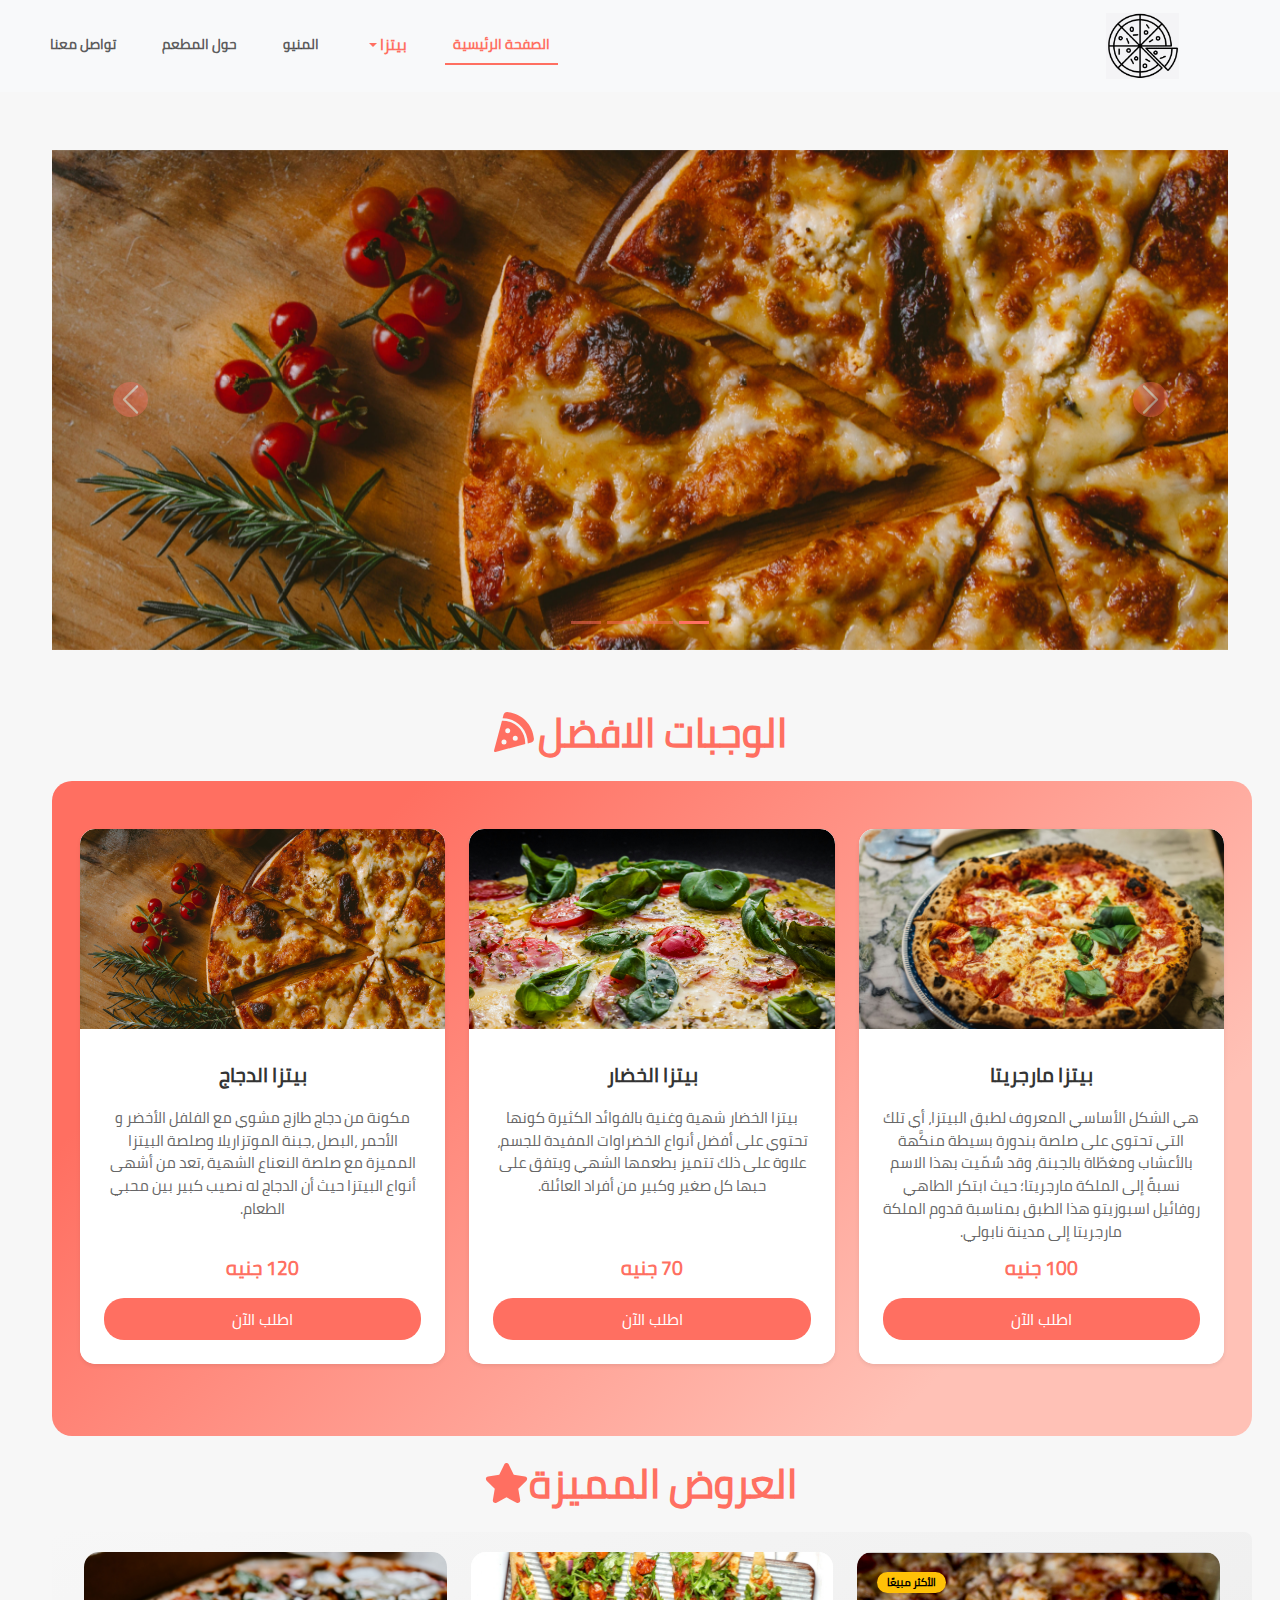
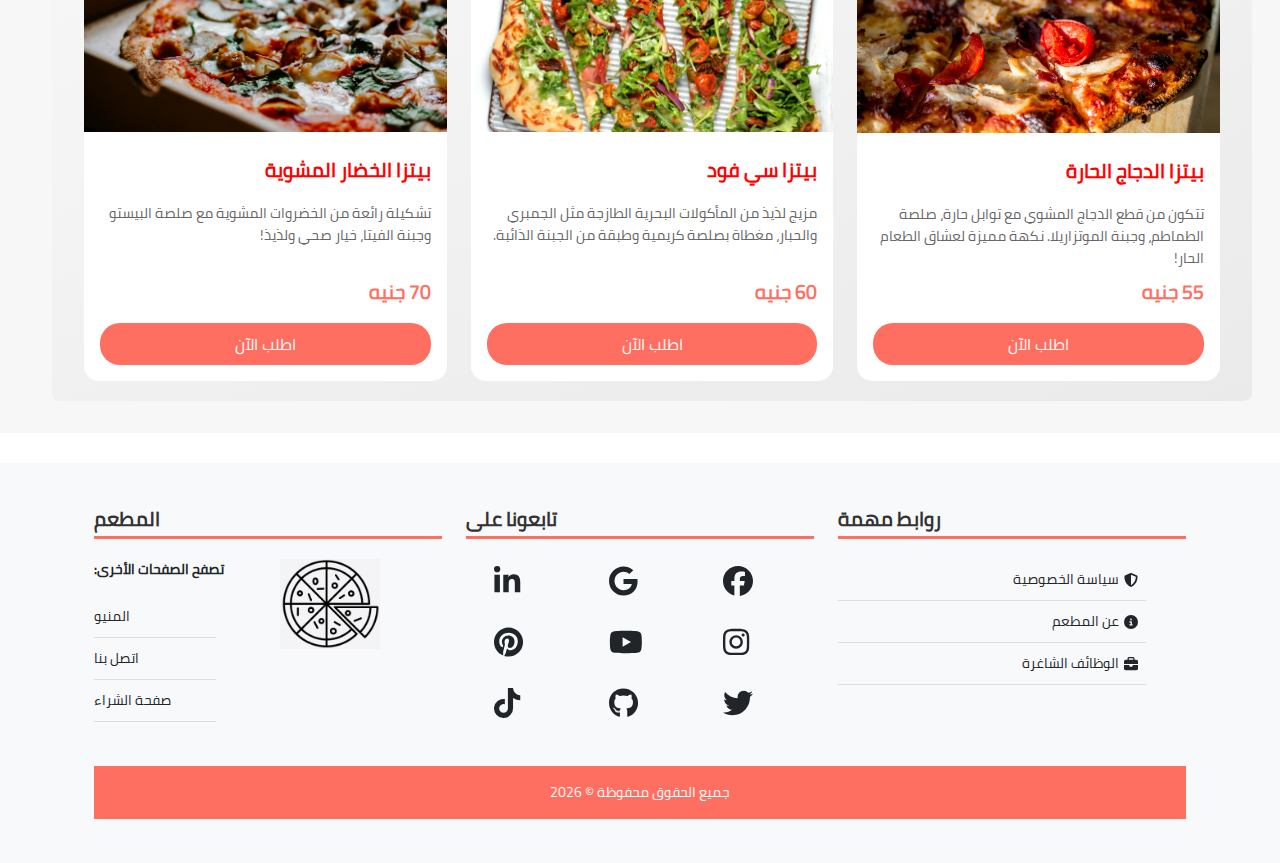
<file: index.html>
<!DOCTYPE html> <html lang="ar" dir="rtl"> <head> <meta charset="UTF-8"> <meta http-equiv="X-UA-Compatible" content="IE=edge"> <meta name="viewport" content="width=device-width,initial-scale=1"> <title>Pizza Station</title> <script defer src="main.js"></script><link href="css/style.css" rel="stylesheet"></head> <body> <header> <nav class="navbar navbar-expand-lg bg-light fixed-top"> <div class="container-fluid"> <a class="navbar-brand" href="index.html"> <img src="./images/web-logo.png" alt="لوجو محطة البيتزا"> </a> <button class="navbar-toggler" type="button" data-bs-toggle="collapse" data-bs-target="#navbarSupportedContent" aria-controls="navbarSupportedContent" aria-expanded="false" aria-label="Toggle navigation"> <span class="navbar-toggler-icon"></span> </button> <div class="collapse navbar-collapse" id="navbarSupportedContent"> <ul class="navbar-nav me-auto mb-2 mb-lg-0"> <li class="nav-item"> <a class="nav-link custom-active" aria-current="page" href="index.html">الصفحة الرئيسية</a> </li> <li class="nav-item dropdown"> <a class="nav-link dropdown-toggle" href="#" role="button" data-bs-toggle="dropdown" aria-expanded="false"> بيتزا </a> <ul class="dropdown-menu custom-dropdown"> <li><a class="dropdown-item" style="color:#c72c41" href="pizza.html">بيتزا مارجريتا</a></li> <li><a class="dropdown-item" style="color:#4caf50" href="pizza2.html">بيتزا الخضار</a></li> <li><a class="dropdown-item" style="color:gold" href="pizza3.html">بيتزا الدجاج</a></li> </ul> </li> <li class="nav-item"> <a class="nav-link" href="menu.html">المنيو</a> </li> <li class="nav-item"> <a class="nav-link" href="about.html">حول المطعم</a> </li> <li class="nav-item"> <a class="nav-link" href="contact.html">تواصل معنا</a> </li> </ul> </div> </div> </nav> </header> <main> <div class="container"> <div class="row index-carousel"> <div id="carouselExampleIndicators" class="carousel slide"> <div class="carousel-indicators"> <button type="button" data-bs-target="#carouselExampleIndicators" data-bs-slide-to="0" class="active" aria-current="true" aria-label="Slide 1"></button> <button type="button" data-bs-target="#carouselExampleIndicators" data-bs-slide-to="1" aria-label="Slide 2"></button> <button type="button" data-bs-target="#carouselExampleIndicators" data-bs-slide-to="2" aria-label="Slide 3"></button> <button type="button" data-bs-target="#carouselExampleIndicators" data-bs-slide-to="3" aria-label="Slide 4"></button> </div> <div class="carousel-inner"> <div class="carousel-item active"> <img src="./images/slide-1.jpg" class="d-block w-100" alt="card-1"> </div> <div class="carousel-item"> <img src="./images/slide-2.jpg" class="d-block w-100" alt="card-2"> </div> <div class="carousel-item"> <img src="./images/slide-3.jpg" class="d-block w-100" alt="card-3"> </div> <div class="carousel-item"> <img src="./images/slide-4.jpg" class="d-block w-100" alt="card-4"> </div> </div> <button class="carousel-control-prev" type="button" data-bs-target="#carouselExampleIndicators" data-bs-slide="prev"> <span class="carousel-control-prev-icon" aria-hidden="true"></span> <span class="visually-hidden">Previous</span> </button> <button class="carousel-control-next" type="button" data-bs-target="#carouselExampleIndicators" data-bs-slide="next"> <span class="carousel-control-next-icon" aria-hidden="true"></span> <span class="visually-hidden">Next</span> </button> </div> </div> <div class="row"> <h1 class="text-center custom-h1 my-4">الوجبات الافضل<i class="fa-solid fa-pizza-slice me-1"></i></h1> <div class="row index-cards"> <div class="col-md-4 mb-4"> <div class="card meal-card shadow-sm"> <img src="./images/p1-2.jpg" class="card-img-top" alt="وجبة 1"> <div class="card-body text-center"> <h5 class="card-title">بيتزا مارجريتا</h5> <p class="card-text">هي الشكل الأساسي المعروف لطبق البيتزا، أي تلك التي تحتوي على صلصة بندورة بسيطة منكَّهة بالأعشاب ومغطّاة بالجبنة، وقد سُمّيت بهذا الاسم نسبةً إلى الملكة مارجريتا؛ حيث ابتكر الطاهي روفائيل اسبوزيتو هذا الطبق بمناسبة قدوم الملكة مارجريتا إلى مدينة نابولي.</p> <p class="price">100 جنيه</p> <a href="pizza.html" class="btn btn-custom">اطلب الآن</a> </div> </div> </div> <div class="col-md-4 mb-4"> <div class="card meal-card shadow-sm"> <img src="./images/p2-3.jpg" class="card-img-top" alt="وجبة 2"> <div class="card-body text-center"> <h5 class="card-title">بيتزا الخضار</h5> <p class="card-text">بيتزا الخضار شهية وغنية بالفوائد الكثيرة كونها تحتوي على أفضل أنواع الخضراوات المفيدة للجسم، علاوة على ذلك تتميز بطعمها الشهي ويتفق على حبها كل صغير وكبير من أفراد العائلة.</p> <p class="price">70 جنيه</p> <a href="pizza.html" class="btn btn-custom">اطلب الآن</a> </div> </div> </div> <div class="col-md-4 mb-4"> <div class="card meal-card shadow-sm"> <img src="./images/p3-1.jpg" class="card-img-top" alt="وجبة 3"> <div class="card-body text-center"> <h5 class="card-title">بيتزا الدجاج</h5> <p class="card-text">مكونة من دجاج طازج مشوي مع الفلفل الأخضر و الأحمر ،البصل ،جبنة الموتزاريلا وصلصة البيتزا المميزة مع صلصة النعناع الشهية ,تعد من أشهى أنواع البيتزا حيث أن الدجاج له نصيب كبير بين محبي الطعام.</p> <p class="price">120 جنيه</p> <a href="pizza.html" class="btn btn-custom">اطلب الآن</a> </div> </div> </div> </div> </div> <div class="row"> <h1 class="text-center custom-h1 my-4">العروض المميزة<i class="fa-solid fa-star"></i></h1> <div class="row index-offers"> <div class="col-md-4"> <div class="card special-card"> <div class="card-header text-center"> <span class="badge badge-best-seller">الأكثر مبيعًا</span> </div> <img src="./images/p3-2.jpg" class="card-img-top" alt="عرض 1"> <div class="card-body"> <h5 class="card-title">بيتزا الدجاج الحارة</h5> <p class="card-text">تتكون من قطع الدجاج المشوي مع توابل حارة، صلصة الطماطم، وجبنة الموتزاريلا. نكهة مميزة لعشاق الطعام الحار!</p> <p class="price">55 جنيه</p> <a href="pizza.html" class="btn btn-custom" style="width:100%">اطلب الآن</a> </div> </div> </div> <div class="col-md-4"> <div class="card special-card"> <img src="./images/p2-2.jpg" class="card-img-top" alt="عرض 2"> <div class="card-body"> <h5 class="card-title">بيتزا سي فود</h5> <p class="card-text">مزيج لذيذ من المأكولات البحرية الطازجة مثل الجمبري والحبار، مغطاة بصلصة كريمية وطبقة من الجبنة الذائبة.</p> <p class="price">60 جنيه</p> <a href="pizza.html" class="btn btn-custom" style="width:100%">اطلب الآن</a> </div> </div> </div> <div class="col-md-4"> <div class="card special-card"> <img src="./images/p1-3.jpg" class="card-img-top" alt="عرض 3"> <div class="card-body"> <h5 class="card-title">بيتزا الخضار المشوية</h5> <p class="card-text">تشكيلة رائعة من الخضروات المشوية مع صلصة البيستو وجبنة الفيتا، خيار صحي ولذيذ!</p> <p class="price">70 جنيه</p> <a href="pizza.html" class="btn btn-custom" style="width:100%">اطلب الآن</a> </div> </div> </div> </div> </div> </div> </main> <footer class="bg-light text-center text-lg-start"> <div class="container p-4"> <div class="row"> <div class="col-lg-4 col-md-6 mb-4"> <h5 class="text-uppercase">روابط مهمة</h5> <ul class="list-unstyled"> <li class="d-flex align-items-center"> <i class="fa-solid fa-shield-alt me-2"></i> <a href="privacy-policy.html" class="text-dark">سياسة الخصوصية</a> </li> <li class="d-flex align-items-center"> <i class="fa-solid fa-info-circle me-2"></i> <a href="about.html" class="text-dark">عن المطعم</a> </li> <li class="d-flex align-items-center"> <i class="fa-solid fa-briefcase me-2"></i> <a href="careers.html" class="text-dark">الوظائف الشاغرة</a> </li> </ul> </div> <div class="col-lg-4 col-md-6 mb-4"> <h5 class="text-uppercase">تابعونا على</h5> <div class="row ms-3"> <div class="col-4"> <div class="social-icons"> <a href="https://www.facebook.com" class="text-dark mb-3 d-block"><i class="fa-brands fa-facebook"></i></a> <a href="https://www.instagram.com" class="text-dark mb-3 d-block"><i class="fa-brands fa-instagram"></i></a> <a href="https://www.twitter.com" class="text-dark d-block"><i class="fa-brands fa-twitter"></i></a> </div> </div> <div class="col-4"> <div class="social-icons"> <a href="https://www.google.com" class="text-dark mb-3 d-block"><i class="fa-brands fa-google"></i></a> <a href="https://www.youtube.com" class="text-dark mb-3 d-block"><i class="fa-brands fa-youtube"></i></a> <a href="https://www.twitter.com" class="text-dark mb-3 d-block"><i class="fa-brands fa-github"></i></a> </div> </div> <div class="col-4"> <div class="social-icons"> <a href="https://www.linkedin.com" class="text-dark mb-3 d-block"><i class="fab fa-linkedin-in"></i></a> <a href="https://www.pinterest.com" class="text-dark mb-3 d-block"><i class="fab fa-pinterest"></i></a> <a href="https://www.tiktok.com" class="text-dark mb-3 d-block"><i class="fab fa-tiktok"></i></a> </div> </div> </div> </div> <div class="col-lg-4 col-md-12 mb-4"> <h5 class="text-uppercase">المطعم</h5> <div class="row"> <div class="col-6"> <a href="index.html"><img src="./images/web-logo.png" alt="شعار المطعم" class="img-fluid mb-2"></a> </div> <div class="col-6"> <p class="text-dark" style="font-weight:700">تصفح الصفحات الأخرى:</p> <ul class="list-unstyled"> <li><a href="menu.html" class="text-dark">المنيو</a></li> <li><a href="contact.html" class="text-dark">اتصل بنا</a></li> <li><a href="pizza.html" class="text-dark">صفحة الشراء</a></li> </ul> </div> </div> </div> </div> <div class="text-center p-3"> <span class="text-white">جميع الحقوق محفوظة &copy; <span id="year"></span></span> </div> </div></footer> </body> </html>
</file>
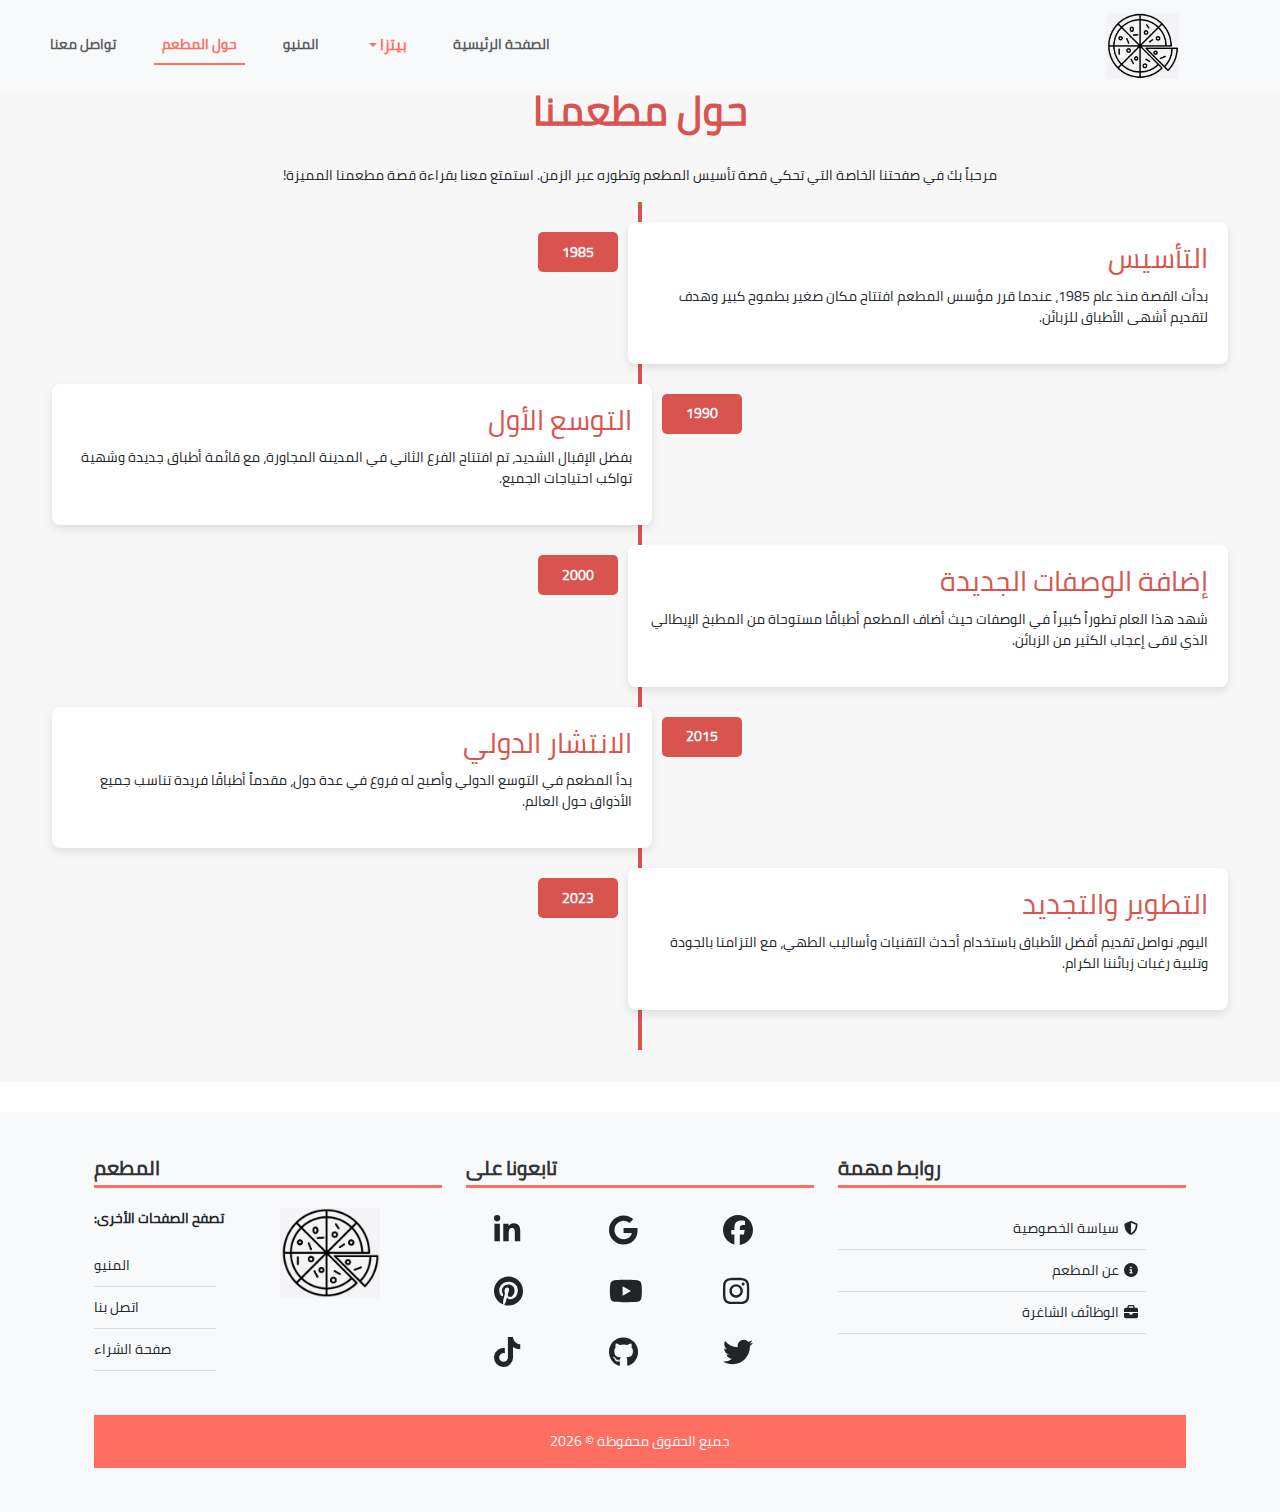
<file: about.html>
<!DOCTYPE html> <html lang="ar" dir="rtl"> <head> <meta charset="UTF-8"> <meta http-equiv="X-UA-Compatible" content="IE=edge"> <meta name="viewport" content="width=device-width,initial-scale=1"> <title>Pizza Station | About Resturant</title> <script defer src="main.js"></script><link href="css/style.css" rel="stylesheet"></head> <body> <header> <nav class="navbar navbar-expand-lg bg-light fixed-top"> <div class="container-fluid"> <a class="navbar-brand" href="index.html"> <img src="./images/web-logo.png" alt="لوجو محطة البيتزا"> </a> <button class="navbar-toggler" type="button" data-bs-toggle="collapse" data-bs-target="#navbarSupportedContent" aria-controls="navbarSupportedContent" aria-expanded="false" aria-label="Toggle navigation"> <span class="navbar-toggler-icon"></span> </button> <div class="collapse navbar-collapse" id="navbarSupportedContent"> <ul class="navbar-nav me-auto mb-2 mb-lg-0"> <li class="nav-item"> <a class="nav-link" aria-current="page" href="index.html">الصفحة الرئيسية</a> </li> <li class="nav-item dropdown"> <a class="nav-link dropdown-toggle" href="#" role="button" data-bs-toggle="dropdown" aria-expanded="false"> بيتزا </a> <ul class="dropdown-menu custom-dropdown"> <li><a class="dropdown-item" style="color:#c72c41" href="pizza.html">بيتزا مارجريتا</a></li> <li><a class="dropdown-item" style="color:#4caf50" href="pizza2.html">بيتزا الخضار</a></li> <li><a class="dropdown-item" style="color:gold" href="pizza3.html">بيتزا الدجاج</a></li> </ul> </li> <li class="nav-item"> <a class="nav-link" href="menu.html">المنيو</a> </li> <li class="nav-item"> <a class="nav-link custom-active" href="about.html">حول المطعم</a> </li> <li class="nav-item"> <a class="nav-link" href="contact.html">تواصل معنا</a> </li> </ul> </div> </div> </nav> </header> <main> <div class="container"> <div class="about"> <h1 class="section-title">حول مطعمنا</h1> <p class="text-center">مرحباً بك في صفحتنا الخاصة التي تحكي قصة تأسيس المطعم وتطوره عبر الزمن. استمتع معنا بقراءة قصة مطعمنا المميزة!</p> <div class="timeline"> <div class="timeline-item" data-date="1985"> <h3>التأسيس</h3> <p>بدأت القصة منذ عام 1985، عندما قرر مؤسس المطعم افتتاح مكان صغير بطموح كبير وهدف لتقديم أشهى الأطباق للزبائن.</p> </div> <div class="timeline-item" data-date="1990"> <h3>التوسع الأول</h3> <p>بفضل الإقبال الشديد، تم افتتاح الفرع الثاني في المدينة المجاورة، مع قائمة أطباق جديدة وشهية تواكب احتياجات الجميع.</p> </div> <div class="timeline-item" data-date="2000"> <h3>إضافة الوصفات الجديدة</h3> <p>شهد هذا العام تطوراً كبيراً في الوصفات حيث أضاف المطعم أطباقًا مستوحاة من المطبخ الإيطالي الذي لاقى إعجاب الكثير من الزبائن.</p> </div> <div class="timeline-item" data-date="2015"> <h3>الانتشار الدولي</h3> <p>بدأ المطعم في التوسع الدولي وأصبح له فروع في عدة دول، مقدماً أطباقًا فريدة تناسب جميع الأذواق حول العالم.</p> </div> <div class="timeline-item" data-date="2023"> <h3>التطوير والتجديد</h3> <p>اليوم، نواصل تقديم أفضل الأطباق باستخدام أحدث التقنيات وأساليب الطهي، مع التزامنا بالجودة وتلبية رغبات زبائننا الكرام.</p> </div> </div> </div> </div> </main> <footer class="bg-light text-center text-lg-start"> <div class="container p-4"> <div class="row"> <div class="col-lg-4 col-md-6 mb-4"> <h5 class="text-uppercase">روابط مهمة</h5> <ul class="list-unstyled"> <li class="d-flex align-items-center"> <i class="fa-solid fa-shield-alt me-2"></i> <a href="privacy-policy.html" class="text-dark">سياسة الخصوصية</a> </li> <li class="d-flex align-items-center"> <i class="fa-solid fa-info-circle me-2"></i> <a href="about.html" class="text-dark">عن المطعم</a> </li> <li class="d-flex align-items-center"> <i class="fa-solid fa-briefcase me-2"></i> <a href="careers.html" class="text-dark">الوظائف الشاغرة</a> </li> </ul> </div> <div class="col-lg-4 col-md-6 mb-4"> <h5 class="text-uppercase">تابعونا على</h5> <div class="row ms-3"> <div class="col-4"> <div class="social-icons"> <a href="https://www.facebook.com" class="text-dark mb-3 d-block"><i class="fa-brands fa-facebook"></i></a> <a href="https://www.instagram.com" class="text-dark mb-3 d-block"><i class="fa-brands fa-instagram"></i></a> <a href="https://www.twitter.com" class="text-dark d-block"><i class="fa-brands fa-twitter"></i></a> </div> </div> <div class="col-4"> <div class="social-icons"> <a href="https://www.google.com" class="text-dark mb-3 d-block"><i class="fa-brands fa-google"></i></a> <a href="https://www.youtube.com" class="text-dark mb-3 d-block"><i class="fa-brands fa-youtube"></i></a> <a href="https://www.twitter.com" class="text-dark mb-3 d-block"><i class="fa-brands fa-github"></i></a> </div> </div> <div class="col-4"> <div class="social-icons"> <a href="https://www.linkedin.com" class="text-dark mb-3 d-block"><i class="fab fa-linkedin-in"></i></a> <a href="https://www.pinterest.com" class="text-dark mb-3 d-block"><i class="fab fa-pinterest"></i></a> <a href="https://www.tiktok.com" class="text-dark mb-3 d-block"><i class="fab fa-tiktok"></i></a> </div> </div> </div> </div> <div class="col-lg-4 col-md-12 mb-4"> <h5 class="text-uppercase">المطعم</h5> <div class="row"> <div class="col-6"> <a href="index.html"><img src="./images/web-logo.png" alt="شعار المطعم" class="img-fluid mb-2"></a> </div> <div class="col-6"> <p class="text-dark" style="font-weight:700">تصفح الصفحات الأخرى:</p> <ul class="list-unstyled"> <li><a href="menu.html" class="text-dark">المنيو</a></li> <li><a href="contact.html" class="text-dark">اتصل بنا</a></li> <li><a href="pizza.html" class="text-dark">صفحة الشراء</a></li> </ul> </div> </div> </div> </div> <div class="text-center p-3"> <span class="text-white">جميع الحقوق محفوظة &copy; <span id="year"></span></span> </div> </div></footer> </body> </html>
</file>
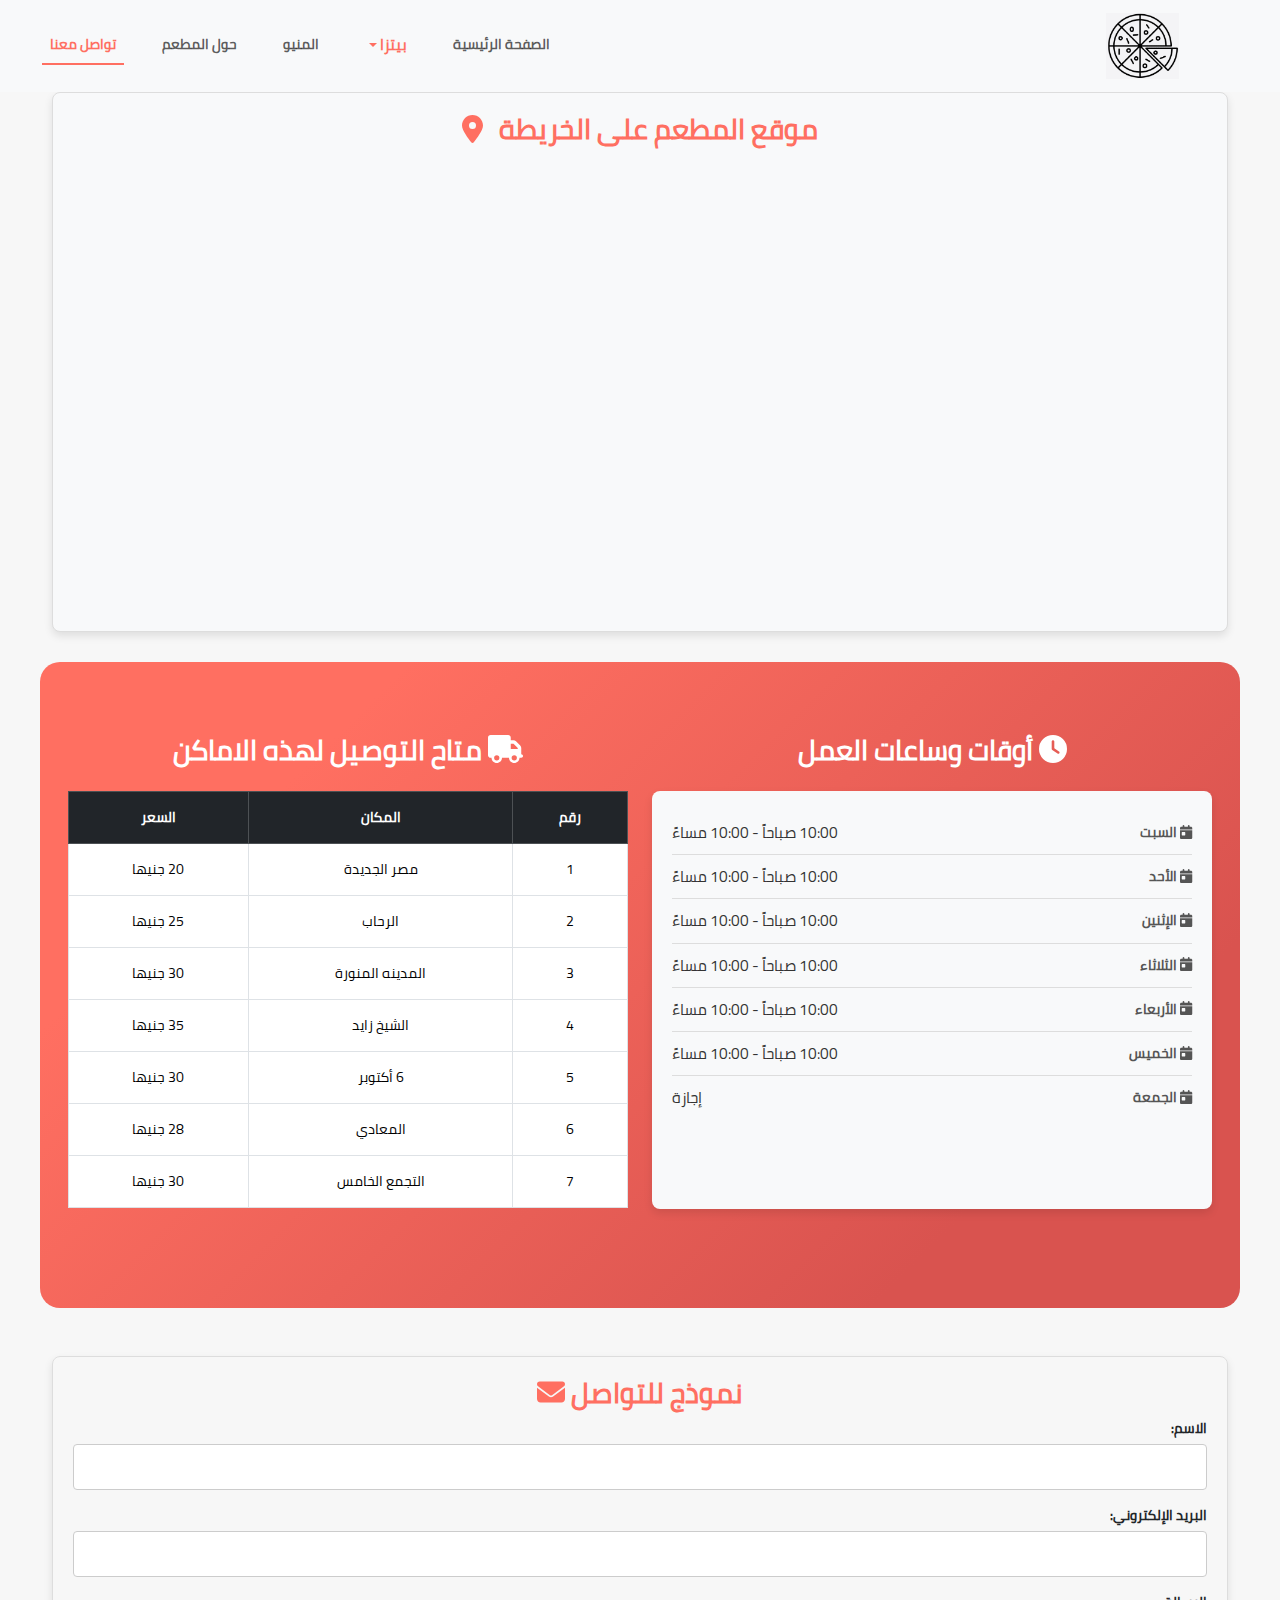
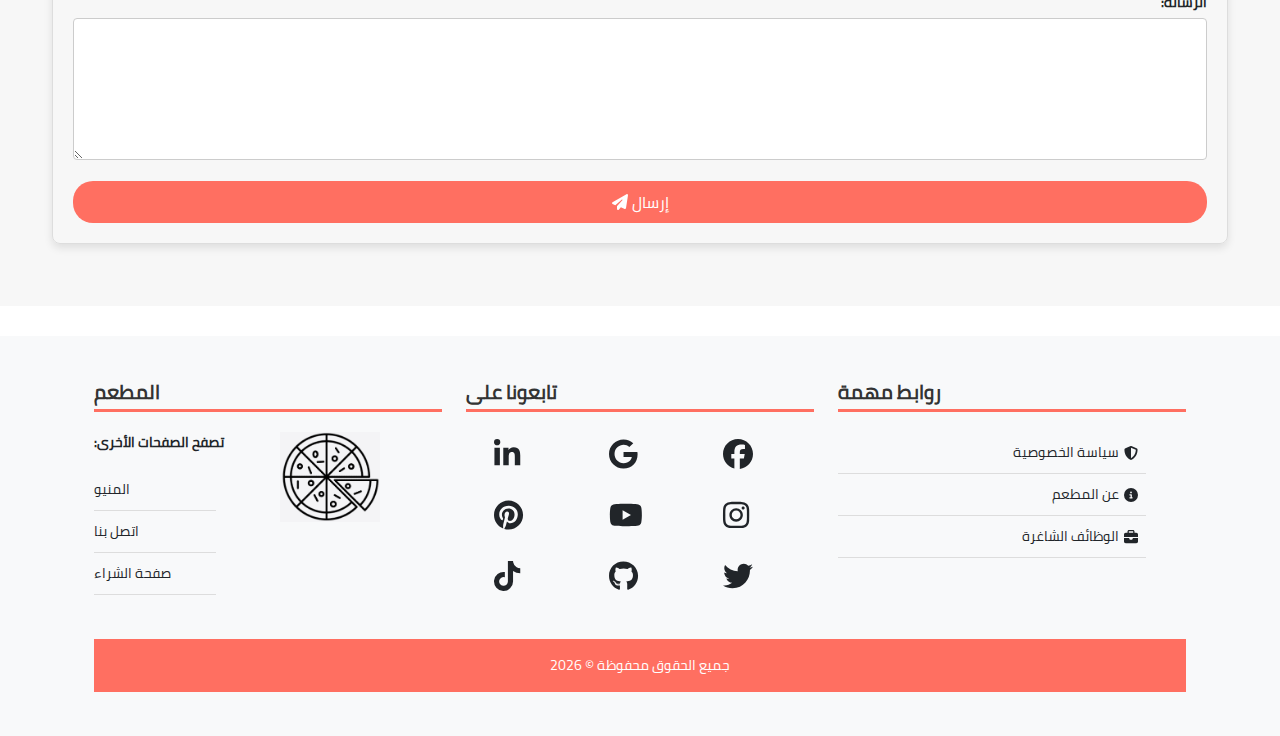
<file: contact.html>
<!DOCTYPE html> <html lang="ar" dir="rtl"> <head> <meta charset="UTF-8"> <meta http-equiv="X-UA-Compatible" content="IE=edge"> <meta name="viewport" content="width=device-width,initial-scale=1"> <title>Pizza Station | contact</title> <script defer src="main.js"></script><link href="css/style.css" rel="stylesheet"></head> <body> <header> <nav class="navbar navbar-expand-lg bg-light fixed-top"> <div class="container-fluid"> <a class="navbar-brand" href="index.html"> <img src="./images/web-logo.png" alt="لوجو محطة البيتزا"> </a> <button class="navbar-toggler" type="button" data-bs-toggle="collapse" data-bs-target="#navbarSupportedContent" aria-controls="navbarSupportedContent" aria-expanded="false" aria-label="Toggle navigation"> <span class="navbar-toggler-icon"></span> </button> <div class="collapse navbar-collapse" id="navbarSupportedContent"> <ul class="navbar-nav me-auto mb-2 mb-lg-0"> <li class="nav-item"> <a class="nav-link" aria-current="page" href="index.html">الصفحة الرئيسية</a> </li> <li class="nav-item dropdown"> <a class="nav-link dropdown-toggle" href="#" role="button" data-bs-toggle="dropdown" aria-expanded="false"> بيتزا </a> <ul class="dropdown-menu custom-dropdown"> <li><a class="dropdown-item" style="color:#c72c41" href="pizza.html">بيتزا مارجريتا</a></li> <li><a class="dropdown-item" style="color:#4caf50" href="pizza2.html">بيتزا الخضار</a></li> <li><a class="dropdown-item" style="color:gold" href="pizza3.html">بيتزا الدجاج</a></li> </ul> </li> <li class="nav-item"> <a class="nav-link" href="menu.html">المنيو</a> </li> <li class="nav-item"> <a class="nav-link" href="about.html">حول المطعم</a> </li> <li class="nav-item"> <a class="nav-link custom-active" href="contact.html">تواصل معنا</a> </li> </ul> </div> </div> </nav> </header> <main> <div class="container"> <div class="contact-container"> <div class="map-section"> <h3 class="custom-h1 text-center">موقع المطعم على الخريطة<i class="fa-solid fa-location-dot me-3"></i></h3> <iframe src="https://www.google.com/maps/embed?pb=!1m18!1m12!1m3!1d55268.36115552712!2d31.47974947832031!3d30.029037099999996!2m3!1f0!2f0!3f0!3m2!1i1024!2i768!4f13.1!3m3!1m2!1s0x14583d0628647c0b%3A0xc4236641ee6ff1f0!2sPizza%20Station%20-%20Cairo%20Festival%20City%20Mall%20-%20New%20Cairo!5e0!3m2!1sar!2seg!4v1730319126607!5m2!1sar!2seg" width="100%" height="450" style="border:0" allowfullscreen="" loading="lazy"></iframe> </div> <div class="row mb-5 contact-tables"> <div class="col-md-6" style="height:550px"> <h3 class="text-center my-4" style="color:#fff;font-weight:700"><i class="fa fa-clock"></i> أوقات وساعات العمل</h3> <div class="working-hours"> <div class="day-row"> <div class="day-name"><i class="fa fa-calendar-day"></i> السبت</div> <div class="time">10:00 صباحاً - 10:00 مساءً</div> </div> <div class="day-row"> <div class="day-name"><i class="fa fa-calendar-day"></i> الأحد</div> <div class="time">10:00 صباحاً - 10:00 مساءً</div> </div> <div class="day-row"> <div class="day-name"><i class="fa fa-calendar-day"></i> الإثنين</div> <div class="time">10:00 صباحاً - 10:00 مساءً</div> </div> <div class="day-row"> <div class="day-name"><i class="fa fa-calendar-day"></i> الثلاثاء</div> <div class="time">10:00 صباحاً - 10:00 مساءً</div> </div> <div class="day-row"> <div class="day-name"><i class="fa fa-calendar-day"></i> الأربعاء</div> <div class="time">10:00 صباحاً - 10:00 مساءً</div> </div> <div class="day-row"> <div class="day-name"><i class="fa fa-calendar-day"></i> الخميس</div> <div class="time">10:00 صباحاً - 10:00 مساءً</div> </div> <div class="day-row"> <div class="day-name"><i class="fa fa-calendar-day"></i> الجمعة</div> <div class="time">إجازة</div> </div> </div> </div> <div class="col-md-6"> <h3 class="text-center my-4" style="color:#fff;font-weight:700"><i class="fa-solid fa-truck"></i> متاح التوصيل لهذه الاماكن</h3> <table class="table table-bordered text-center mt-4"> <thead class="table-dark"> <tr> <th scope="col">رقم</th> <th scope="col">المكان</th> <th scope="col">السعر</th> </tr> </thead> <tbody> <tr> <td>1</td> <td>مصر الجديدة</td> <td>20 جنيها</td> </tr> <tr> <td>2</td> <td>الرحاب</td> <td>25 جنيها</td> </tr> <tr> <td>3</td> <td>المدينه المنورة</td> <td>30 جنيها</td> </tr> <tr> <td>4</td> <td>الشيخ زايد</td> <td>35 جنيها</td> </tr> <tr> <td>5</td> <td>6 أكتوبر</td> <td>30 جنيها</td> </tr> <tr> <td>6</td> <td>المعادي</td> <td>28 جنيها</td> </tr> <tr> <td>7</td> <td>التجمع الخامس</td> <td>30 جنيها</td> </tr> </tbody> </table> </div> </div> <div class="contact-form-section"> <h3 class="custom-h1 text-center">نموذج للتواصل <i class="fa-solid fa-envelope"></i></h3> <form id="contact-form" onsubmit="return validateForm()"> <div class="form-group"> <label for="name">الاسم:</label> <input type="text" id="name" name="name" required> </div> <div class="form-group"> <label for="email">البريد الإلكتروني:</label> <input type="email" id="email" name="email" required> </div> <div class="form-group"> <label for="message">الرسالة:</label> <textarea id="message" name="message" rows="5" required></textarea> </div> <button type="submit" class="btn btn-custom" style="width:100%">إرسال<i class="fa-solid fa-paper-plane me-1"></i></button> </form> </div> </div> </div> </main> <footer class="bg-light text-center text-lg-start"> <div class="container p-4"> <div class="row"> <div class="col-lg-4 col-md-6 mb-4"> <h5 class="text-uppercase">روابط مهمة</h5> <ul class="list-unstyled"> <li class="d-flex align-items-center"> <i class="fa-solid fa-shield-alt me-2"></i> <a href="privacy-policy.html" class="text-dark">سياسة الخصوصية</a> </li> <li class="d-flex align-items-center"> <i class="fa-solid fa-info-circle me-2"></i> <a href="about.html" class="text-dark">عن المطعم</a> </li> <li class="d-flex align-items-center"> <i class="fa-solid fa-briefcase me-2"></i> <a href="careers.html" class="text-dark">الوظائف الشاغرة</a> </li> </ul> </div> <div class="col-lg-4 col-md-6 mb-4"> <h5 class="text-uppercase">تابعونا على</h5> <div class="row ms-3"> <div class="col-4"> <div class="social-icons"> <a href="https://www.facebook.com" class="text-dark mb-3 d-block"><i class="fa-brands fa-facebook"></i></a> <a href="https://www.instagram.com" class="text-dark mb-3 d-block"><i class="fa-brands fa-instagram"></i></a> <a href="https://www.twitter.com" class="text-dark d-block"><i class="fa-brands fa-twitter"></i></a> </div> </div> <div class="col-4"> <div class="social-icons"> <a href="https://www.google.com" class="text-dark mb-3 d-block"><i class="fa-brands fa-google"></i></a> <a href="https://www.youtube.com" class="text-dark mb-3 d-block"><i class="fa-brands fa-youtube"></i></a> <a href="https://www.twitter.com" class="text-dark mb-3 d-block"><i class="fa-brands fa-github"></i></a> </div> </div> <div class="col-4"> <div class="social-icons"> <a href="https://www.linkedin.com" class="text-dark mb-3 d-block"><i class="fab fa-linkedin-in"></i></a> <a href="https://www.pinterest.com" class="text-dark mb-3 d-block"><i class="fab fa-pinterest"></i></a> <a href="https://www.tiktok.com" class="text-dark mb-3 d-block"><i class="fab fa-tiktok"></i></a> </div> </div> </div> </div> <div class="col-lg-4 col-md-12 mb-4"> <h5 class="text-uppercase">المطعم</h5> <div class="row"> <div class="col-6"> <a href="index.html"><img src="./images/web-logo.png" alt="شعار المطعم" class="img-fluid mb-2"></a> </div> <div class="col-6"> <p class="text-dark" style="font-weight:700">تصفح الصفحات الأخرى:</p> <ul class="list-unstyled"> <li><a href="menu.html" class="text-dark">المنيو</a></li> <li><a href="contact.html" class="text-dark">اتصل بنا</a></li> <li><a href="pizza.html" class="text-dark">صفحة الشراء</a></li> </ul> </div> </div> </div> </div> <div class="text-center p-3"> <span class="text-white">جميع الحقوق محفوظة &copy; <span id="year"></span></span> </div> </div></footer> </body> </html>
</file>
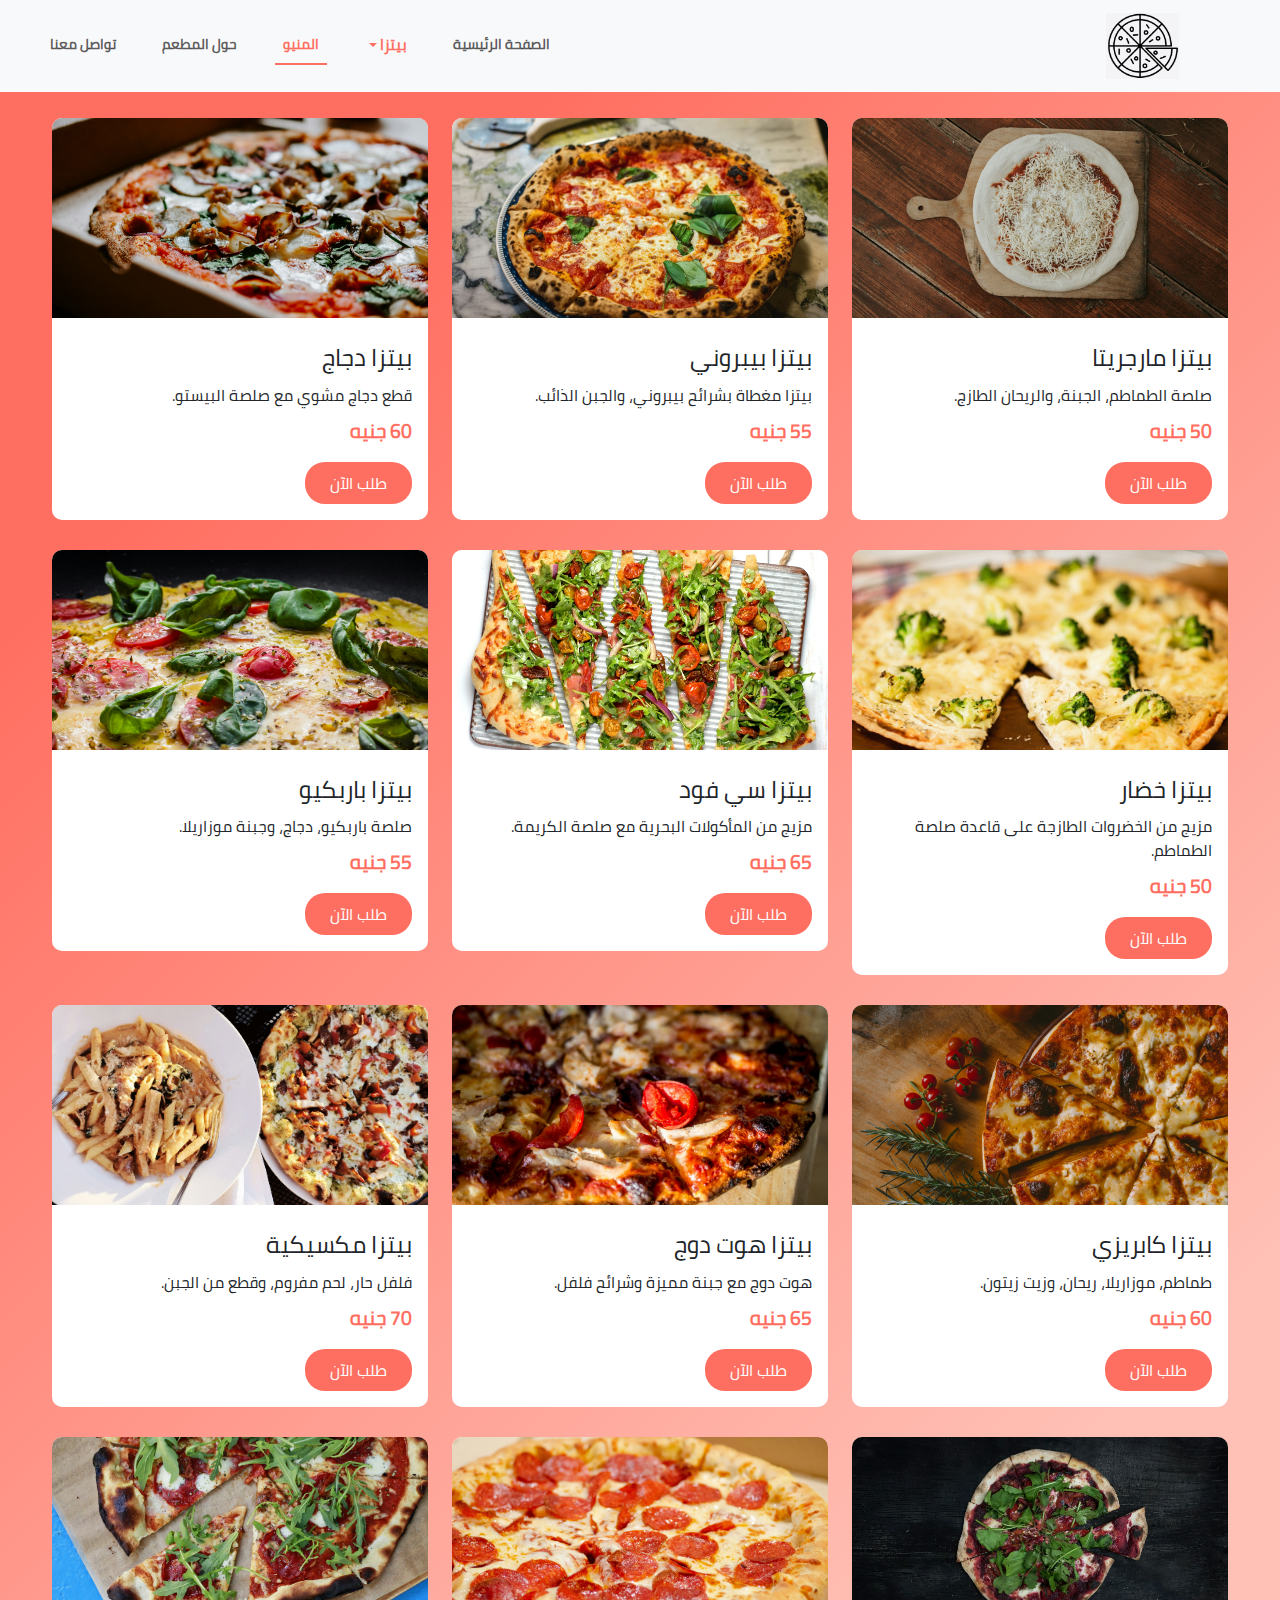
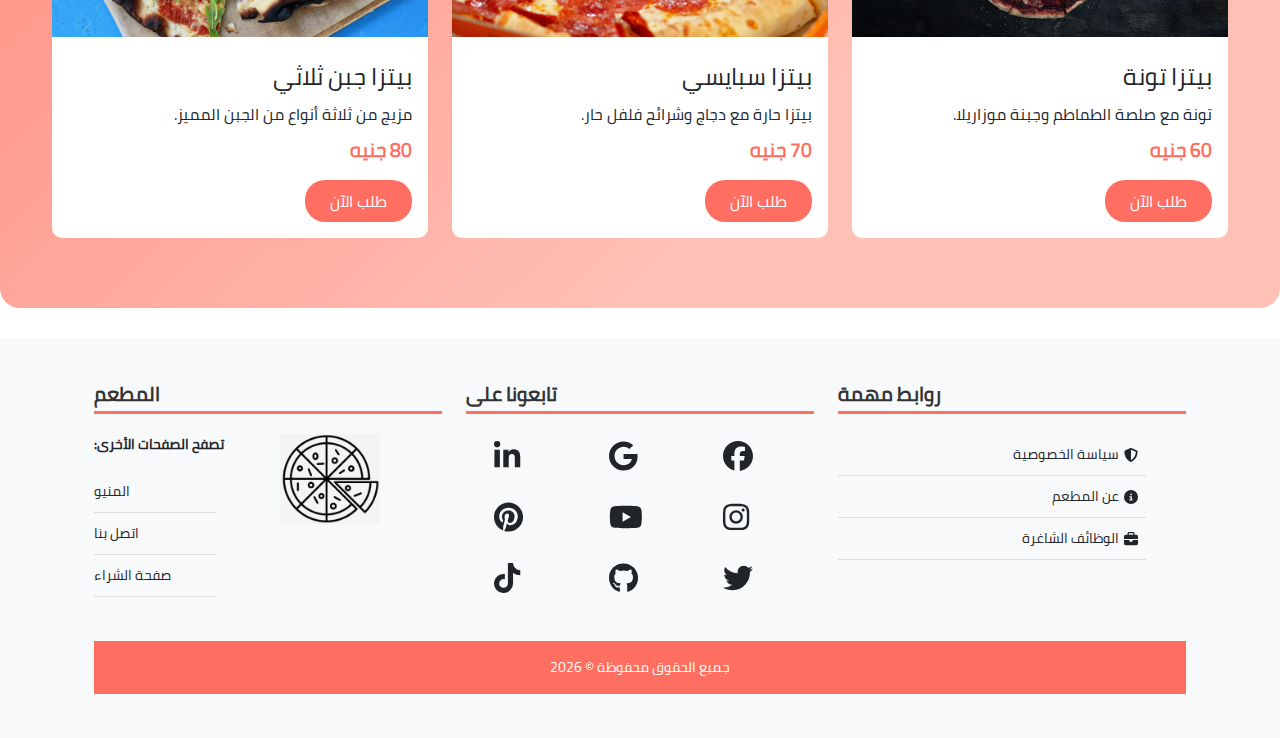
<file: menu.html>
<!DOCTYPE html> <html lang="ar" dir="rtl"> <head> <meta charset="UTF-8"> <meta http-equiv="X-UA-Compatible" content="IE=edge"> <meta name="viewport" content="width=device-width,initial-scale=1"> <title>Pizza Station | Menu</title> <script defer src="main.js"></script><link href="css/style.css" rel="stylesheet"></head> <body> <header> <nav class="navbar navbar-expand-lg bg-light fixed-top"> <div class="container-fluid"> <a class="navbar-brand" href="index.html"> <img src="./images/web-logo.png" alt="لوجو محطة البيتزا"> </a> <button class="navbar-toggler" type="button" data-bs-toggle="collapse" data-bs-target="#navbarSupportedContent" aria-controls="navbarSupportedContent" aria-expanded="false" aria-label="Toggle navigation"> <span class="navbar-toggler-icon"></span> </button> <div class="collapse navbar-collapse" id="navbarSupportedContent"> <ul class="navbar-nav me-auto mb-2 mb-lg-0"> <li class="nav-item"> <a class="nav-link" aria-current="page" href="index.html">الصفحة الرئيسية</a> </li> <li class="nav-item dropdown"> <a class="nav-link dropdown-toggle" href="#" role="button" data-bs-toggle="dropdown" aria-expanded="false"> بيتزا </a> <ul class="dropdown-menu custom-dropdown"> <li><a class="dropdown-item" style="color:#c72c41" href="pizza.html">بيتزا مارجريتا</a></li> <li><a class="dropdown-item" style="color:#4caf50" href="pizza2.html">بيتزا الخضار</a></li> <li><a class="dropdown-item" style="color:gold" href="pizza3.html">بيتزا الدجاج</a></li> </ul> </li> <li class="nav-item"> <a class="nav-link custom-active" href="menu.html">المنيو</a> </li> <li class="nav-item"> <a class="nav-link" href="about.html">حول المطعم</a> </li> <li class="nav-item"> <a class="nav-link" href="contact.html">تواصل معنا</a> </li> </ul> </div> </div> </nav> </header> <main class="menu index-cards"> <h1 class="menu-title text-center">قائمة البيتزا</h1> <div class="container"> <div class="row"> <div class="col-md-4"> <div class="card menu-item height-menu-card"> <img src="./images/p1-1.jpg" class="card-img-top" alt="بيتزا مارجريتا"> <div class="card-body"> <h5 class="card-title">بيتزا مارجريتا</h5> <p class="card-text">صلصة الطماطم، الجبنة، والريحان الطازج.</p> <p class="price">50 جنيه</p> <a href="pizza.html" class="btn btn-custom">طلب الآن</a> </div> </div> </div> <div class="col-md-4"> <div class="card menu-item height-menu-card"> <img src="./images/p1-2.jpg" class="card-img-top" alt="بيتزا بيبروني"> <div class="card-body"> <h5 class="card-title">بيتزا بيبروني</h5> <p class="card-text">بيتزا مغطاة بشرائح بيبروني، والجبن الذائب.</p> <p class="price">55 جنيه</p> <a href="pizza.html" class="btn btn-custom">طلب الآن</a> </div> </div> </div> <div class="col-md-4"> <div class="card menu-item height-menu-card"> <img src="./images/p1-3.jpg" class="card-img-top" alt="بيتزا دجاج"> <div class="card-body"> <h5 class="card-title">بيتزا دجاج</h5> <p class="card-text">قطع دجاج مشوي مع صلصة البيستو.</p> <p class="price">60 جنيه</p> <a href="pizza.html" class="btn btn-custom">طلب الآن</a> </div> </div> </div> <div class="col-md-4"> <div class="card menu-item height-menu-card"> <img src="./images/p2-1.jpg" class="card-img-top" alt="بيتزا خضار"> <div class="card-body"> <h5 class="card-title">بيتزا خضار</h5> <p class="card-text">مزيج من الخضروات الطازجة على قاعدة صلصة الطماطم.</p> <p class="price">50 جنيه</p> <a href="pizza.html" class="btn btn-custom">طلب الآن</a> </div> </div> </div> <div class="col-md-4"> <div class="card menu-item height-menu-card"> <img src="./images/p2-2.jpg" class="card-img-top" alt="بيتزا سي فود"> <div class="card-body"> <h5 class="card-title">بيتزا سي فود</h5> <p class="card-text">مزيج من المأكولات البحرية مع صلصة الكريمة.</p> <p class="price">65 جنيه</p> <a href="pizza.html" class="btn btn-custom">طلب الآن</a> </div> </div> </div> <div class="col-md-4"> <div class="card menu-item height-menu-card"> <img src="./images/p2-3.jpg" class="card-img-top" alt="بيتزا باربكيو"> <div class="card-body"> <h5 class="card-title">بيتزا باربكيو</h5> <p class="card-text">صلصة باربكيو، دجاج، وجبنة موزاريلا.</p> <p class="price">55 جنيه</p> <a href="pizza.html" class="btn btn-custom">طلب الآن</a> </div> </div> </div> <div class="col-md-4"> <div class="card menu-item height-menu-card"> <img src="./images/p3-1.jpg" class="card-img-top" alt="بيتزا كابريزي"> <div class="card-body"> <h5 class="card-title">بيتزا كابريزي</h5> <p class="card-text">طماطم، موزاريلا، ريحان، وزيت زيتون.</p> <p class="price">60 جنيه</p> <a href="pizza.html" class="btn btn-custom">طلب الآن</a> </div> </div> </div> <div class="col-md-4"> <div class="card menu-item height-menu-card"> <img src="./images/p3-2.jpg" class="card-img-top" alt="بيتزا هوت دوج"> <div class="card-body"> <h5 class="card-title">بيتزا هوت دوج</h5> <p class="card-text">هوت دوج مع جبنة مميزة وشرائح فلفل.</p> <p class="price">65 جنيه</p> <a href="pizza.html" class="btn btn-custom">طلب الآن</a> </div> </div> </div> <div class="col-md-4"> <div class="card menu-item height-menu-card"> <img src="./images/p3-3.jpg" class="card-img-top" alt="بيتزا مكسيكية"> <div class="card-body"> <h5 class="card-title">بيتزا مكسيكية</h5> <p class="card-text">فلفل حار، لحم مفروم، وقطع من الجبن.</p> <p class="price">70 جنيه</p> <a href="pizza.html" class="btn btn-custom">طلب الآن</a> </div> </div> </div> <div class="col-md-4"> <div class="card menu-item height-menu-card"> <img src="./images/card-1.jpg" class="card-img-top" alt="بيتزا مكسيكية"> <div class="card-body"> <h5 class="card-title">بيتزا تونة</h5> <p class="card-text">تونة مع صلصة الطماطم وجبنة موزاريلا.</p> <p class="price">60 جنيه</p> <a href="pizza.html" class="btn btn-custom">طلب الآن</a> </div> </div> </div> <div class="col-md-4"> <div class="card menu-item height-menu-card"> <img src="./images/card-2.jpg" class="card-img-top" alt="بيتزا سبايسي"> <div class="card-body"> <h5 class="card-title">بيتزا سبايسي</h5> <p class="card-text">بيتزا حارة مع دجاج وشرائح فلفل حار.</p> <p class="price">70 جنيه</p> <a href="pizza.html" class="btn btn-custom">طلب الآن</a> </div> </div> </div> <div class="col-md-4"> <div class="card menu-item height-menu-card"> <img src="./images/card-3.jpg" class="card-img-top" alt="بيتزا جبن ثلاثي"> <div class="card-body"> <h5 class="card-title">بيتزا جبن ثلاثي</h5> <p class="card-text">مزيج من ثلاثة أنواع من الجبن المميز.</p> <p class="price">80 جنيه</p> <a href="pizza.html" class="btn btn-custom">طلب الآن</a> </div> </div> </div> </div> </div> </main> <footer class="bg-light text-center text-lg-start"> <div class="container p-4"> <div class="row"> <div class="col-lg-4 col-md-6 mb-4"> <h5 class="text-uppercase">روابط مهمة</h5> <ul class="list-unstyled"> <li class="d-flex align-items-center"> <i class="fa-solid fa-shield-alt me-2"></i> <a href="privacy-policy.html" class="text-dark">سياسة الخصوصية</a> </li> <li class="d-flex align-items-center"> <i class="fa-solid fa-info-circle me-2"></i> <a href="about.html" class="text-dark">عن المطعم</a> </li> <li class="d-flex align-items-center"> <i class="fa-solid fa-briefcase me-2"></i> <a href="careers.html" class="text-dark">الوظائف الشاغرة</a> </li> </ul> </div> <div class="col-lg-4 col-md-6 mb-4"> <h5 class="text-uppercase">تابعونا على</h5> <div class="row ms-3"> <div class="col-4"> <div class="social-icons"> <a href="https://www.facebook.com" class="text-dark mb-3 d-block"><i class="fa-brands fa-facebook"></i></a> <a href="https://www.instagram.com" class="text-dark mb-3 d-block"><i class="fa-brands fa-instagram"></i></a> <a href="https://www.twitter.com" class="text-dark d-block"><i class="fa-brands fa-twitter"></i></a> </div> </div> <div class="col-4"> <div class="social-icons"> <a href="https://www.google.com" class="text-dark mb-3 d-block"><i class="fa-brands fa-google"></i></a> <a href="https://www.youtube.com" class="text-dark mb-3 d-block"><i class="fa-brands fa-youtube"></i></a> <a href="https://www.twitter.com" class="text-dark mb-3 d-block"><i class="fa-brands fa-github"></i></a> </div> </div> <div class="col-4"> <div class="social-icons"> <a href="https://www.linkedin.com" class="text-dark mb-3 d-block"><i class="fab fa-linkedin-in"></i></a> <a href="https://www.pinterest.com" class="text-dark mb-3 d-block"><i class="fab fa-pinterest"></i></a> <a href="https://www.tiktok.com" class="text-dark mb-3 d-block"><i class="fab fa-tiktok"></i></a> </div> </div> </div> </div> <div class="col-lg-4 col-md-12 mb-4"> <h5 class="text-uppercase">المطعم</h5> <div class="row"> <div class="col-6"> <a href="index.html"><img src="./images/web-logo.png" alt="شعار المطعم" class="img-fluid mb-2"></a> </div> <div class="col-6"> <p class="text-dark" style="font-weight:700">تصفح الصفحات الأخرى:</p> <ul class="list-unstyled"> <li><a href="menu.html" class="text-dark">المنيو</a></li> <li><a href="contact.html" class="text-dark">اتصل بنا</a></li> <li><a href="pizza.html" class="text-dark">صفحة الشراء</a></li> </ul> </div> </div> </div> </div> <div class="text-center p-3"> <span class="text-white">جميع الحقوق محفوظة &copy; <span id="year"></span></span> </div> </div></footer> </body> </html>
</file>
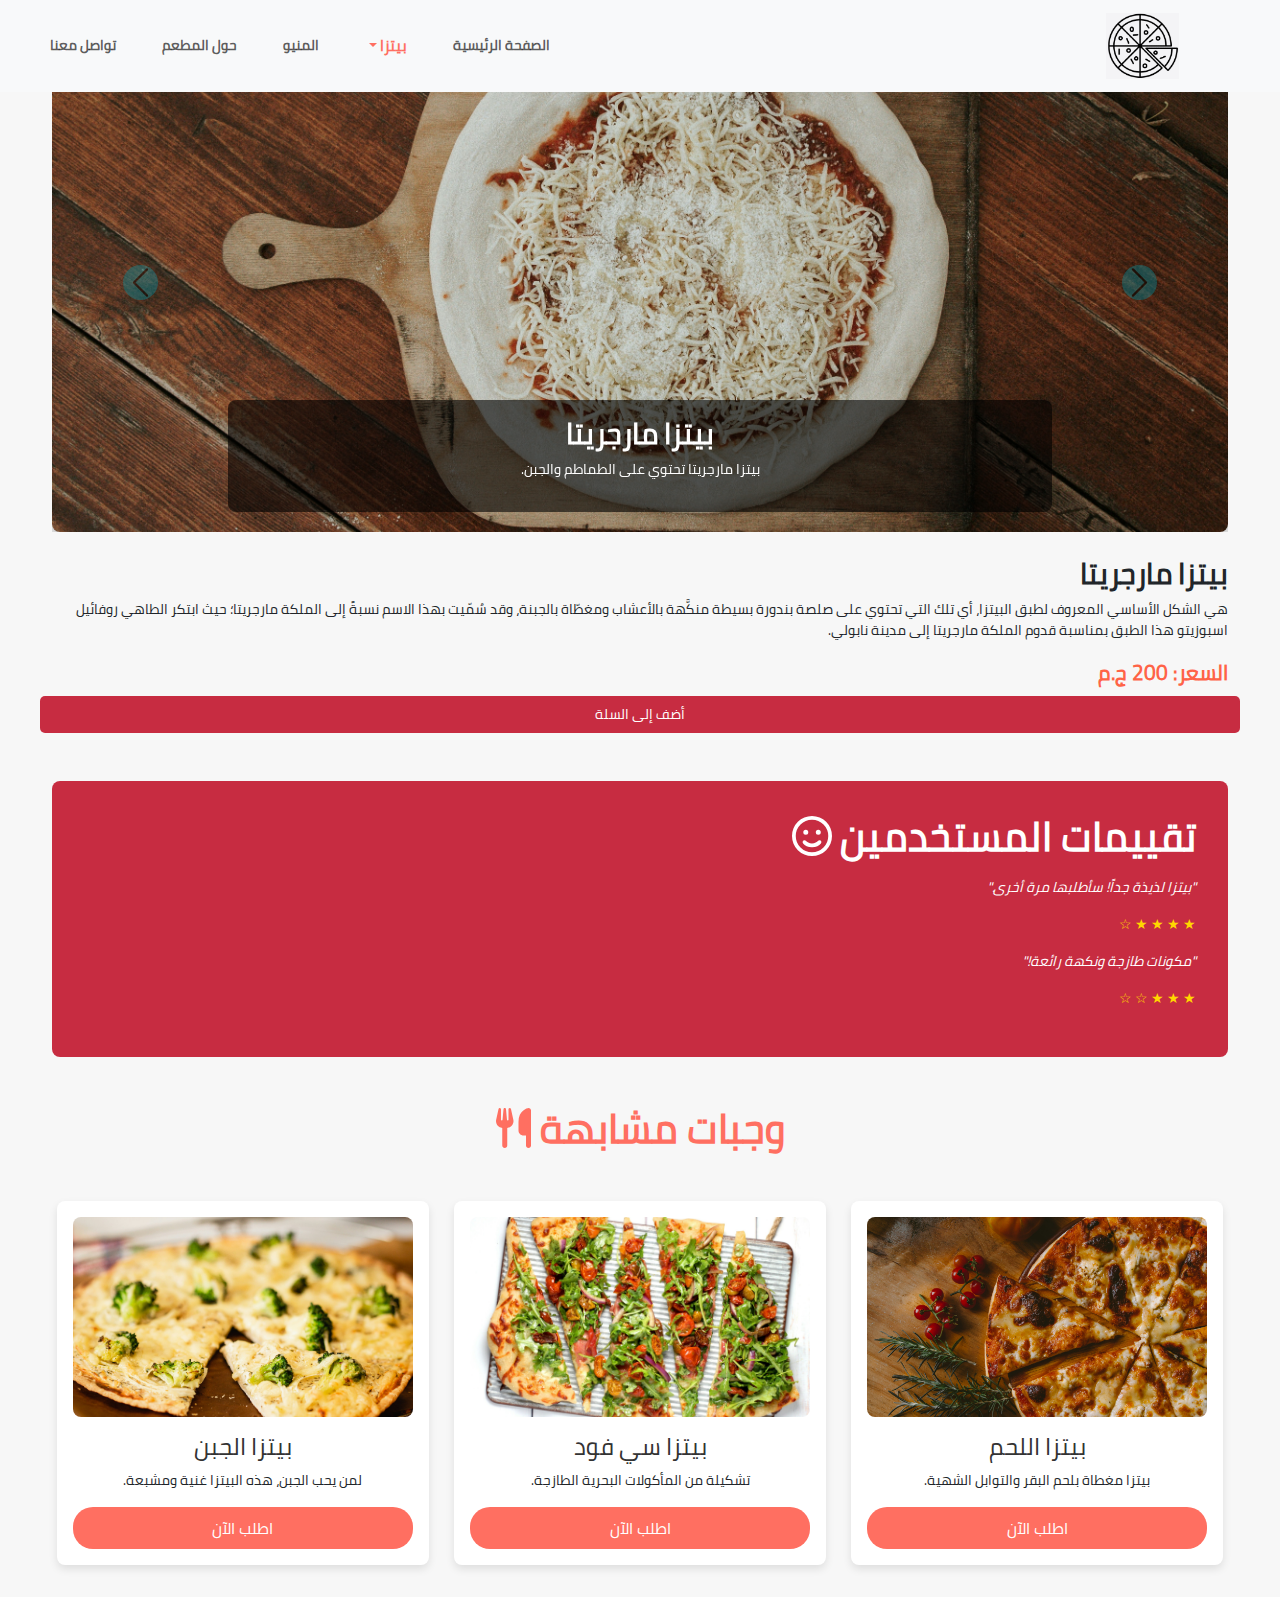
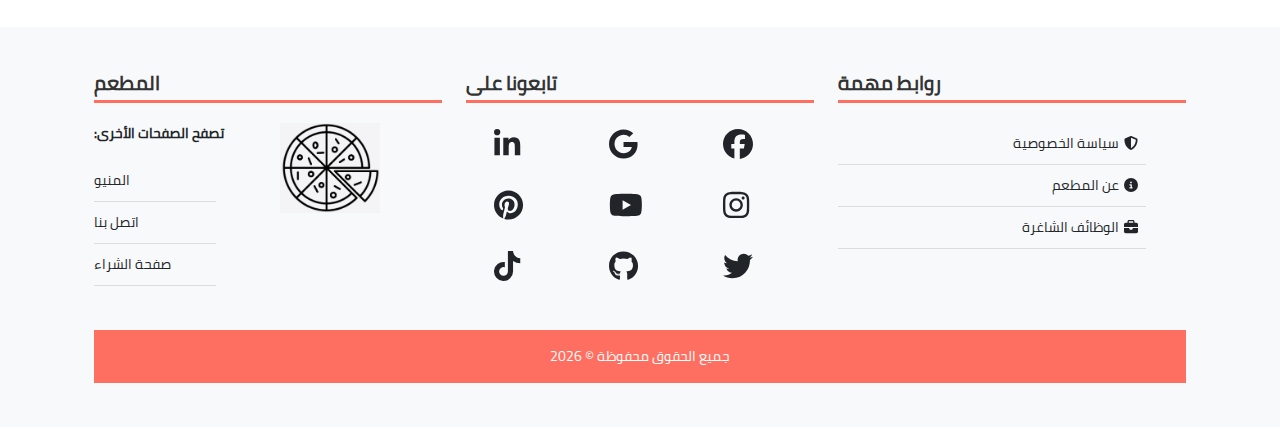
<file: pizza.html>
<!DOCTYPE html> <html lang="ar" dir="rtl"> <head> <meta charset="UTF-8"> <meta http-equiv="X-UA-Compatible" content="IE=edge"> <meta name="viewport" content="width=device-width,initial-scale=1"> <title>Pizza Station | Pizza</title> <script defer src="main.js"></script><link href="css/style.css" rel="stylesheet"></head> <body> <header> <nav class="navbar navbar-expand-lg bg-light fixed-top"> <div class="container-fluid"> <a class="navbar-brand" href="index.html"> <img src="./images/web-logo.png" alt="لوجو محطة البيتزا"> </a> <button class="navbar-toggler" type="button" data-bs-toggle="collapse" data-bs-target="#navbarSupportedContent" aria-controls="navbarSupportedContent" aria-expanded="false" aria-label="Toggle navigation"> <span class="navbar-toggler-icon"></span> </button> <div class="collapse navbar-collapse" id="navbarSupportedContent"> <ul class="navbar-nav me-auto mb-2 mb-lg-0"> <li class="nav-item"> <a class="nav-link" aria-current="page" href="index.html">الصفحة الرئيسية</a> </li> <li class="nav-item dropdown"> <a class="nav-link dropdown-toggle" href="#" role="button" data-bs-toggle="dropdown" aria-expanded="false"> بيتزا </a> <ul class="dropdown-menu custom-dropdown"> <li><a class="dropdown-item" style="color:#c72c41" href="pizza.html">بيتزا مارجريتا</a></li> <li><a class="dropdown-item" style="color:#4caf50" href="pizza2.html">بيتزا الخضار</a></li> <li><a class="dropdown-item" style="color:gold" href="pizza3.html">بيتزا الدجاج</a></li> </ul> </li> <li class="nav-item"> <a class="nav-link" href="menu.html">المنيو</a> </li> <li class="nav-item"> <a class="nav-link" href="about.html">حول المطعم</a> </li> <li class="nav-item"> <a class="nav-link" href="contact.html">تواصل معنا</a> </li> </ul> </div> </div> </nav> </header> <main> <div class="container"> <div id="pizzaCarousel" class="carousel slide" data-bs-ride="carousel"> <div class="carousel-inner"> <div class="carousel-item active"> <img src="./images/p1-1.jpg" class="d-block w-100" alt="Pizza 1"> <div class="carousel-caption d-none d-md-block"> <h5>بيتزا مارجريتا</h5> <p>بيتزا مارجريتا تحتوي على الطماطم والجبن.</p> </div> </div> <div class="carousel-item"> <img src="./images/p1-2.jpg" class="d-block w-100" alt="Pizza 2"> <div class="carousel-caption d-none d-md-block"> <h5>بيتزا مارجريتا</h5> <p>نكهتها بسيطة ولذيذة، تنال الإعجاب.</p> </div> </div> <div class="carousel-item"> <img src="./images/p1-3.jpg" class="d-block w-100" alt="Pizza 3"> <div class="carousel-caption d-none d-md-block"> <h5>بيتزا مارجريتا</h5> <p>مثالية لعشاق البيتزا الكلاسيكية الطازجة.</p> </div> </div> </div> <button class="carousel-control-prev" type="button" data-bs-target="#pizzaCarousel" data-bs-slide="prev"> <span class="carousel-control-prev-icon" aria-hidden="true"></span> <span class="visually-hidden">السابق</span> </button> <button class="carousel-control-next" type="button" data-bs-target="#pizzaCarousel" data-bs-slide="next"> <span class="carousel-control-next-icon" aria-hidden="true"></span> <span class="visually-hidden">التالي</span> </button> </div> <div class="row product-details mt-4"> <h2 class="product-title">بيتزا مارجريتا</h2> <p class="product-description">هي الشكل الأساسي المعروف لطبق البيتزا، أي تلك التي تحتوي على صلصة بندورة بسيطة منكَّهة بالأعشاب ومغطّاة بالجبنة، وقد سُمّيت بهذا الاسم نسبةً إلى الملكة مارجريتا؛ حيث ابتكر الطاهي روفائيل اسبوزيتو هذا الطبق بمناسبة قدوم الملكة مارجريتا إلى مدينة نابولي.</p> <div class="price mb-2">السعر: <span>200 ج.م</span></div> <button class="add-to-cart order-now">أضف إلى السلة</button> </div> <div class="reviews my-5"> <h1 class="mb-3" style="font-weight:700">تقييمات المستخدمين<i class="fa-regular fa-face-smile me-2"></i></h1> <div class="review"> <p class="review-text">"بيتزا لذيذة جداً! سأطلبها مرة أخرى."</p> <div class="rating"> <span class="star">&#9733;</span> <span class="star">&#9733;</span> <span class="star">&#9733;</span> <span class="star">&#9733;</span> <span class="star">&#9734;</span> </div> </div> <div class="review"> <p class="review-text">"مكونات طازجة ونكهة رائعة!"</p> <div class="rating"> <span class="star">&#9733;</span> <span class="star">&#9733;</span> <span class="star">&#9733;</span> <span class="star">&#9734;</span> <span class="star">&#9734;</span> </div> </div> </div> <h1 class="text-center custom-h1">وجبات مشابهة <i class="fas fa-utensils"></i></h1> <div class="similar-meals mt-5"> <div class="meal-card"> <img src="./images/p3-1.jpg" alt="وجبة مشابهة 1"> <h4>بيتزا اللحم</h4> <p>بيتزا مغطاة بلحم البقر والتوابل الشهية.</p> <a href="pizza.html" class="btn btn-custom">اطلب الآن</a> </div> <div class="meal-card"> <img src="./images/p2-2.jpg" alt="وجبة مشابهة 2"> <h4>بيتزا سي فود</h4> <p>تشكيلة من المأكولات البحرية الطازجة.</p> <a href="pizza.html" class="btn btn-custom">اطلب الآن</a> </div> <div class="meal-card"> <img src="./images/p2-1.jpg" alt="وجبة مشابهة 3"> <h4>بيتزا الجبن</h4> <p>لمن يحب الجبن، هذه البيتزا غنية ومشبعة.</p> <a href="pizza.html" class="btn btn-custom">اطلب الآن</a> </div> </div> </div></main> <footer class="bg-light text-center text-lg-start"> <div class="container p-4"> <div class="row"> <div class="col-lg-4 col-md-6 mb-4"> <h5 class="text-uppercase">روابط مهمة</h5> <ul class="list-unstyled"> <li class="d-flex align-items-center"> <i class="fa-solid fa-shield-alt me-2"></i> <a href="privacy-policy.html" class="text-dark">سياسة الخصوصية</a> </li> <li class="d-flex align-items-center"> <i class="fa-solid fa-info-circle me-2"></i> <a href="about.html" class="text-dark">عن المطعم</a> </li> <li class="d-flex align-items-center"> <i class="fa-solid fa-briefcase me-2"></i> <a href="careers.html" class="text-dark">الوظائف الشاغرة</a> </li> </ul> </div> <div class="col-lg-4 col-md-6 mb-4"> <h5 class="text-uppercase">تابعونا على</h5> <div class="row ms-3"> <div class="col-4"> <div class="social-icons"> <a href="https://www.facebook.com" class="text-dark mb-3 d-block"><i class="fa-brands fa-facebook"></i></a> <a href="https://www.instagram.com" class="text-dark mb-3 d-block"><i class="fa-brands fa-instagram"></i></a> <a href="https://www.twitter.com" class="text-dark d-block"><i class="fa-brands fa-twitter"></i></a> </div> </div> <div class="col-4"> <div class="social-icons"> <a href="https://www.google.com" class="text-dark mb-3 d-block"><i class="fa-brands fa-google"></i></a> <a href="https://www.youtube.com" class="text-dark mb-3 d-block"><i class="fa-brands fa-youtube"></i></a> <a href="https://www.twitter.com" class="text-dark mb-3 d-block"><i class="fa-brands fa-github"></i></a> </div> </div> <div class="col-4"> <div class="social-icons"> <a href="https://www.linkedin.com" class="text-dark mb-3 d-block"><i class="fab fa-linkedin-in"></i></a> <a href="https://www.pinterest.com" class="text-dark mb-3 d-block"><i class="fab fa-pinterest"></i></a> <a href="https://www.tiktok.com" class="text-dark mb-3 d-block"><i class="fab fa-tiktok"></i></a> </div> </div> </div> </div> <div class="col-lg-4 col-md-12 mb-4"> <h5 class="text-uppercase">المطعم</h5> <div class="row"> <div class="col-6"> <a href="index.html"><img src="./images/web-logo.png" alt="شعار المطعم" class="img-fluid mb-2"></a> </div> <div class="col-6"> <p class="text-dark" style="font-weight:700">تصفح الصفحات الأخرى:</p> <ul class="list-unstyled"> <li><a href="menu.html" class="text-dark">المنيو</a></li> <li><a href="contact.html" class="text-dark">اتصل بنا</a></li> <li><a href="pizza.html" class="text-dark">صفحة الشراء</a></li> </ul> </div> </div> </div> </div> <div class="text-center p-3"> <span class="text-white">جميع الحقوق محفوظة &copy; <span id="year"></span></span> </div> </div></footer> </body> </html>
</file>
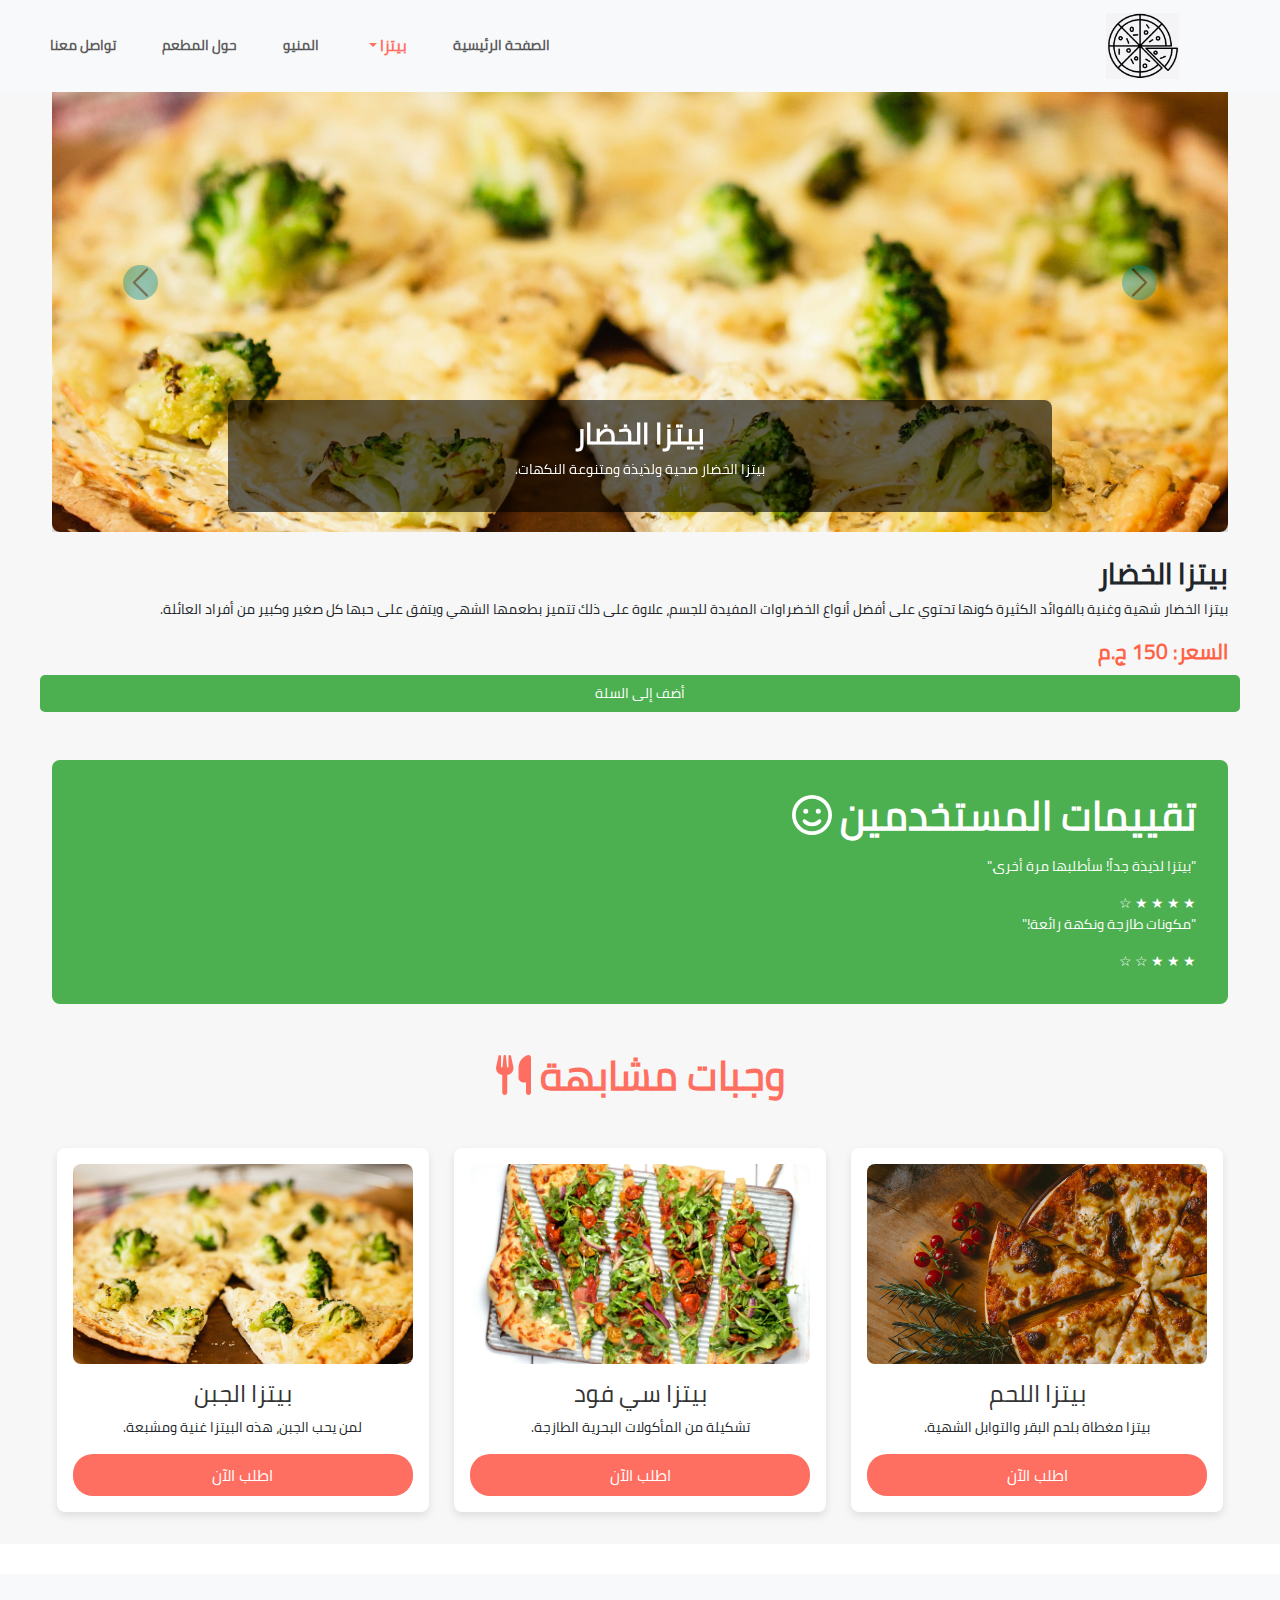
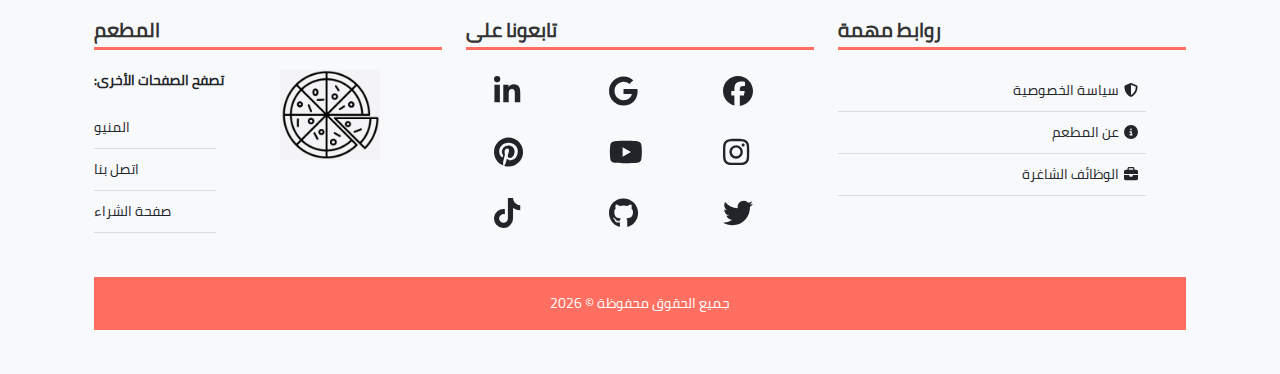
<file: pizza2.html>
<!DOCTYPE html> <html lang="ar" dir="rtl"> <head> <meta charset="UTF-8"> <meta http-equiv="X-UA-Compatible" content="IE=edge"> <meta name="viewport" content="width=device-width,initial-scale=1"> <title>Pizza Station | Pizza</title> <script defer src="main.js"></script><link href="css/style.css" rel="stylesheet"></head> <body> <header> <nav class="navbar navbar-expand-lg bg-light fixed-top"> <div class="container-fluid"> <a class="navbar-brand" href="index.html"> <img src="./images/web-logo.png" alt="لوجو محطة البيتزا"> </a> <button class="navbar-toggler" type="button" data-bs-toggle="collapse" data-bs-target="#navbarSupportedContent" aria-controls="navbarSupportedContent" aria-expanded="false" aria-label="Toggle navigation"> <span class="navbar-toggler-icon"></span> </button> <div class="collapse navbar-collapse" id="navbarSupportedContent"> <ul class="navbar-nav me-auto mb-2 mb-lg-0"> <li class="nav-item"> <a class="nav-link" aria-current="page" href="index.html">الصفحة الرئيسية</a> </li> <li class="nav-item dropdown"> <a class="nav-link dropdown-toggle" href="#" role="button" data-bs-toggle="dropdown" aria-expanded="false"> بيتزا </a> <ul class="dropdown-menu custom-dropdown"> <li><a class="dropdown-item" style="color:#c72c41" href="pizza.html">بيتزا مارجريتا</a></li> <li><a class="dropdown-item" style="color:#4caf50" href="pizza2.html">بيتزا الخضار</a></li> <li><a class="dropdown-item" style="color:gold" href="pizza3.html">بيتزا الدجاج</a></li> </ul> </li> <li class="nav-item"> <a class="nav-link" href="menu.html">المنيو</a> </li> <li class="nav-item"> <a class="nav-link" href="about.html">حول المطعم</a> </li> <li class="nav-item"> <a class="nav-link" href="contact.html">تواصل معنا</a> </li> </ul> </div> </div> </nav> </header> <main> <div class="container"> <div id="pizzaCarousel" class="carousel slide" data-bs-ride="carousel"> <div class="carousel-inner"> <div class="carousel-item active"> <img src="./images/p2-1.jpg" class="d-block w-100" alt="Pizza 1"> <div class="carousel-caption d-none d-md-block"> <h5>بيتزا الخضار</h5> <p>بيتزا الخضار صحية ولذيذة ومتنوعة النكهات.</p> </div> </div> <div class="carousel-item"> <img src="./images/p2-2.jpg" class="d-block w-100" alt="Pizza 2"> <div class="carousel-caption d-none d-md-block"> <h5>بيتزا الخضار</h5> <p>تحتوي على خضروات طازجة مثل الفلفل.</p> </div> </div> <div class="carousel-item"> <img src="./images/p2-3.jpg" class="d-block w-100" alt="Pizza 3"> <div class="carousel-caption d-none d-md-block"> <h5>بيتزا الخضار</h5> <p>خيار ممتاز للنباتيين ومحبي الأكل الصحي.</p> </div> </div> </div> <button class="carousel-control-prev" type="button" data-bs-target="#pizzaCarousel" data-bs-slide="prev"> <span class="carousel-control-prev-icon" aria-hidden="true"></span> <span class="visually-hidden">السابق</span> </button> <button class="carousel-control-next" type="button" data-bs-target="#pizzaCarousel" data-bs-slide="next"> <span class="carousel-control-next-icon" aria-hidden="true"></span> <span class="visually-hidden">التالي</span> </button> </div> <div class="row product-details mt-4"> <h2 class="product-title">بيتزا الخضار</h2> <p class="product-description">بيتزا الخضار شهية وغنية بالفوائد الكثيرة كونها تحتوي على أفضل أنواع الخضراوات المفيدة للجسم، علاوة على ذلك تتميز بطعمها الشهي ويتفق على حبها كل صغير وكبير من أفراد العائلة.</p> <div class="price mb-2">السعر: <span>150 ج.م</span></div> <button class="add-to-cart-2 order-now">أضف إلى السلة</button> </div> <div class="reviews2 my-5"> <h1 class="mb-3" style="font-weight:700">تقييمات المستخدمين<i class="fa-regular fa-face-smile me-2"></i></h1> <div class="review"> <p class="review-text">"بيتزا لذيذة جداً! سأطلبها مرة أخرى."</p> <div class="rating"> <span class="star">&#9733;</span> <span class="star">&#9733;</span> <span class="star">&#9733;</span> <span class="star">&#9733;</span> <span class="star">&#9734;</span> </div> </div> <div class="review"> <p class="review-text">"مكونات طازجة ونكهة رائعة!"</p> <div class="rating"> <span class="star">&#9733;</span> <span class="star">&#9733;</span> <span class="star">&#9733;</span> <span class="star">&#9734;</span> <span class="star">&#9734;</span> </div> </div> </div> <h1 class="text-center custom-h1">وجبات مشابهة <i class="fas fa-utensils"></i></h1> <div class="similar-meals mt-5"> <div class="meal-card"> <img src="./images/p3-1.jpg" alt="وجبة مشابهة 1"> <h4>بيتزا اللحم</h4> <p>بيتزا مغطاة بلحم البقر والتوابل الشهية.</p> <a href="pizza.html" class="btn btn-custom">اطلب الآن</a> </div> <div class="meal-card"> <img src="./images/p2-2.jpg" alt="وجبة مشابهة 2"> <h4>بيتزا سي فود</h4> <p>تشكيلة من المأكولات البحرية الطازجة.</p> <a href="pizza.html" class="btn btn-custom">اطلب الآن</a> </div> <div class="meal-card"> <img src="./images/p2-1.jpg" alt="وجبة مشابهة 3"> <h4>بيتزا الجبن</h4> <p>لمن يحب الجبن، هذه البيتزا غنية ومشبعة.</p> <a href="pizza.html" class="btn btn-custom">اطلب الآن</a> </div> </div> </div></main> <footer class="bg-light text-center text-lg-start"> <div class="container p-4"> <div class="row"> <div class="col-lg-4 col-md-6 mb-4"> <h5 class="text-uppercase">روابط مهمة</h5> <ul class="list-unstyled"> <li class="d-flex align-items-center"> <i class="fa-solid fa-shield-alt me-2"></i> <a href="privacy-policy.html" class="text-dark">سياسة الخصوصية</a> </li> <li class="d-flex align-items-center"> <i class="fa-solid fa-info-circle me-2"></i> <a href="about.html" class="text-dark">عن المطعم</a> </li> <li class="d-flex align-items-center"> <i class="fa-solid fa-briefcase me-2"></i> <a href="careers.html" class="text-dark">الوظائف الشاغرة</a> </li> </ul> </div> <div class="col-lg-4 col-md-6 mb-4"> <h5 class="text-uppercase">تابعونا على</h5> <div class="row ms-3"> <div class="col-4"> <div class="social-icons"> <a href="https://www.facebook.com" class="text-dark mb-3 d-block"><i class="fa-brands fa-facebook"></i></a> <a href="https://www.instagram.com" class="text-dark mb-3 d-block"><i class="fa-brands fa-instagram"></i></a> <a href="https://www.twitter.com" class="text-dark d-block"><i class="fa-brands fa-twitter"></i></a> </div> </div> <div class="col-4"> <div class="social-icons"> <a href="https://www.google.com" class="text-dark mb-3 d-block"><i class="fa-brands fa-google"></i></a> <a href="https://www.youtube.com" class="text-dark mb-3 d-block"><i class="fa-brands fa-youtube"></i></a> <a href="https://www.twitter.com" class="text-dark mb-3 d-block"><i class="fa-brands fa-github"></i></a> </div> </div> <div class="col-4"> <div class="social-icons"> <a href="https://www.linkedin.com" class="text-dark mb-3 d-block"><i class="fab fa-linkedin-in"></i></a> <a href="https://www.pinterest.com" class="text-dark mb-3 d-block"><i class="fab fa-pinterest"></i></a> <a href="https://www.tiktok.com" class="text-dark mb-3 d-block"><i class="fab fa-tiktok"></i></a> </div> </div> </div> </div> <div class="col-lg-4 col-md-12 mb-4"> <h5 class="text-uppercase">المطعم</h5> <div class="row"> <div class="col-6"> <a href="index.html"><img src="./images/web-logo.png" alt="شعار المطعم" class="img-fluid mb-2"></a> </div> <div class="col-6"> <p class="text-dark" style="font-weight:700">تصفح الصفحات الأخرى:</p> <ul class="list-unstyled"> <li><a href="menu.html" class="text-dark">المنيو</a></li> <li><a href="contact.html" class="text-dark">اتصل بنا</a></li> <li><a href="pizza.html" class="text-dark">صفحة الشراء</a></li> </ul> </div> </div> </div> </div> <div class="text-center p-3"> <span class="text-white">جميع الحقوق محفوظة &copy; <span id="year"></span></span> </div> </div></footer> </body> </html>
</file>
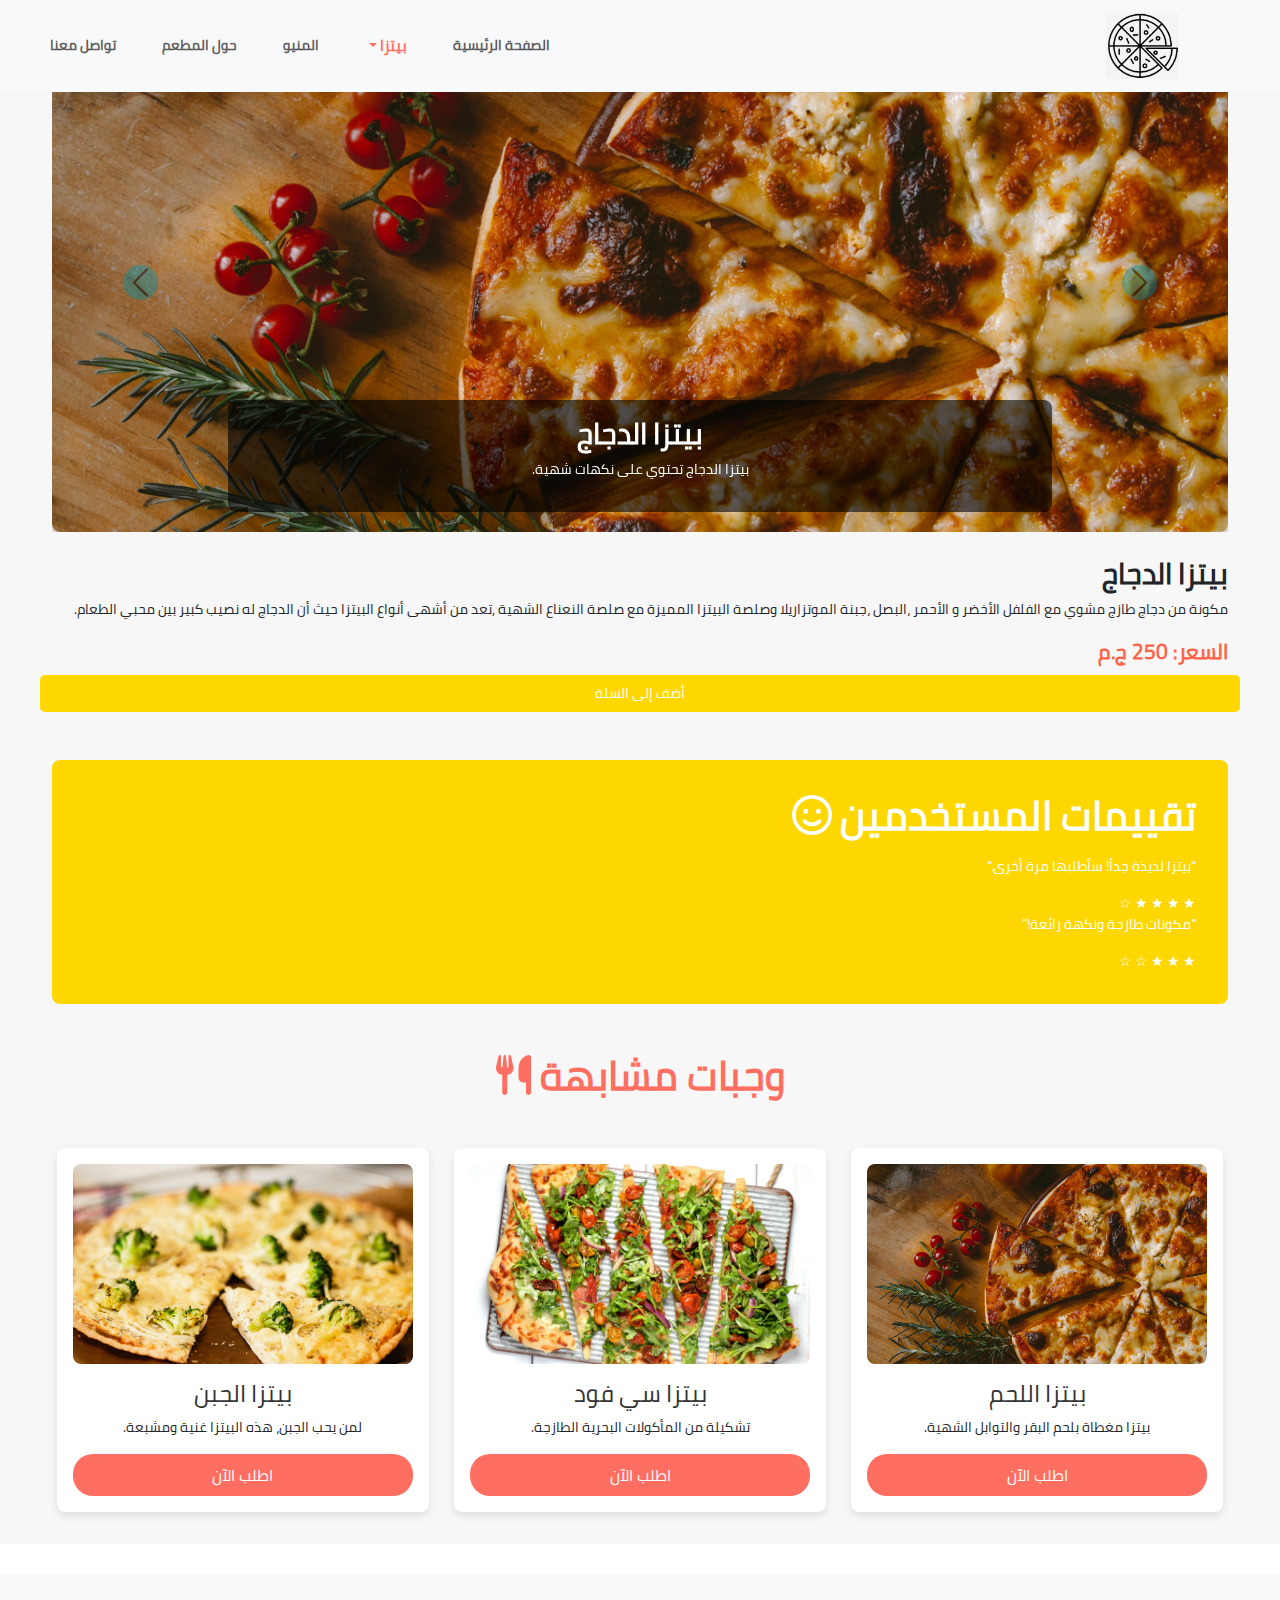
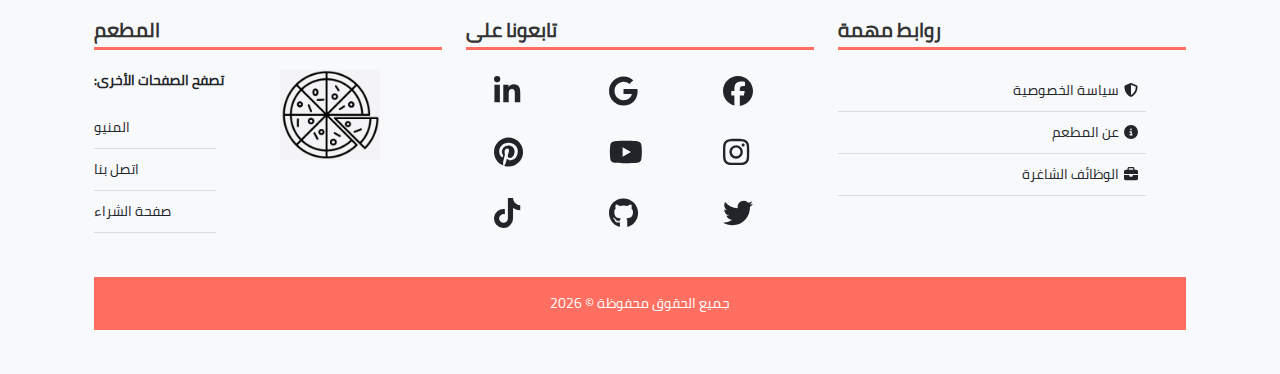
<file: pizza3.html>
<!DOCTYPE html> <html lang="ar" dir="rtl"> <head> <meta charset="UTF-8"> <meta http-equiv="X-UA-Compatible" content="IE=edge"> <meta name="viewport" content="width=device-width,initial-scale=1"> <title>Pizza Station | Pizza</title> <script defer src="main.js"></script><link href="css/style.css" rel="stylesheet"></head> <body> <header> <nav class="navbar navbar-expand-lg bg-light fixed-top"> <div class="container-fluid"> <a class="navbar-brand" href="index.html"> <img src="./images/web-logo.png" alt="لوجو محطة البيتزا"> </a> <button class="navbar-toggler" type="button" data-bs-toggle="collapse" data-bs-target="#navbarSupportedContent" aria-controls="navbarSupportedContent" aria-expanded="false" aria-label="Toggle navigation"> <span class="navbar-toggler-icon"></span> </button> <div class="collapse navbar-collapse" id="navbarSupportedContent"> <ul class="navbar-nav me-auto mb-2 mb-lg-0"> <li class="nav-item"> <a class="nav-link" aria-current="page" href="index.html">الصفحة الرئيسية</a> </li> <li class="nav-item dropdown"> <a class="nav-link dropdown-toggle" href="#" role="button" data-bs-toggle="dropdown" aria-expanded="false"> بيتزا </a> <ul class="dropdown-menu custom-dropdown"> <li><a class="dropdown-item" style="color:#c72c41" href="pizza.html">بيتزا مارجريتا</a></li> <li><a class="dropdown-item" style="color:#4caf50" href="pizza2.html">بيتزا الخضار</a></li> <li><a class="dropdown-item" style="color:gold" href="pizza3.html">بيتزا الدجاج</a></li> </ul> </li> <li class="nav-item"> <a class="nav-link" href="menu.html">المنيو</a> </li> <li class="nav-item"> <a class="nav-link" href="about.html">حول المطعم</a> </li> <li class="nav-item"> <a class="nav-link" href="contact.html">تواصل معنا</a> </li> </ul> </div> </div> </nav> </header> <main> <div class="container"> <div id="pizzaCarousel" class="carousel slide" data-bs-ride="carousel"> <div class="carousel-inner"> <div class="carousel-item active"> <img src="./images/p3-1.jpg" class="d-block w-100" alt="Pizza 1"> <div class="carousel-caption d-none d-md-block"> <h5>بيتزا الدجاج</h5> <p>بيتزا الدجاج تحتوي على نكهات شهية.</p> </div> </div> <div class="carousel-item"> <img src="./images/p3-2.jpg" class="d-block w-100" alt="Pizza 2"> <div class="carousel-caption d-none d-md-block"> <h5>بيتزا الدجاج</h5> <p>تقدم مع صلصة باربكيو لذيذة جدًا.</p> </div> </div> <div class="carousel-item"> <img src="./images/p3-3.jpg" class="d-block w-100" alt="Pizza 3"> <div class="carousel-caption d-none d-md-block"> <h5>بيتزا الدجاج</h5> <p>خيار مثالي لمحبي الدجاج والمأكولات الإيطالية.</p> </div> </div> </div> <button class="carousel-control-prev" type="button" data-bs-target="#pizzaCarousel" data-bs-slide="prev"> <span class="carousel-control-prev-icon" aria-hidden="true"></span> <span class="visually-hidden">السابق</span> </button> <button class="carousel-control-next" type="button" data-bs-target="#pizzaCarousel" data-bs-slide="next"> <span class="carousel-control-next-icon" aria-hidden="true"></span> <span class="visually-hidden">التالي</span> </button> </div> <div class="row product-details mt-4"> <h2 class="product-title">بيتزا الدجاج</h2> <p class="product-description">مكونة من دجاج طازج مشوي مع الفلفل الأخضر و الأحمر ،البصل ،جبنة الموتزاريلا وصلصة البيتزا المميزة مع صلصة النعناع الشهية ,تعد من أشهى أنواع البيتزا حيث أن الدجاج له نصيب كبير بين محبي الطعام.</p> <div class="price mb-2">السعر: <span>250 ج.م</span></div> <button class="add-to-cart-3 order-now">أضف إلى السلة</button> </div> <div class="reviews3 my-5"> <h1 class="mb-3" style="font-weight:700">تقييمات المستخدمين<i class="fa-regular fa-face-smile me-2"></i></h1> <div class="review"> <p class="review-text">"بيتزا لذيذة جداً! سأطلبها مرة أخرى."</p> <div class="rating"> <span class="star">&#9733;</span> <span class="star">&#9733;</span> <span class="star">&#9733;</span> <span class="star">&#9733;</span> <span class="star">&#9734;</span> </div> </div> <div class="review"> <p class="review-text">"مكونات طازجة ونكهة رائعة!"</p> <div class="rating"> <span class="star">&#9733;</span> <span class="star">&#9733;</span> <span class="star">&#9733;</span> <span class="star">&#9734;</span> <span class="star">&#9734;</span> </div> </div> </div> <h1 class="text-center custom-h1">وجبات مشابهة <i class="fas fa-utensils"></i></h1> <div class="similar-meals mt-5"> <div class="meal-card"> <img src="./images/p3-1.jpg" alt="وجبة مشابهة 1"> <h4>بيتزا اللحم</h4> <p>بيتزا مغطاة بلحم البقر والتوابل الشهية.</p> <a href="pizza.html" class="btn btn-custom">اطلب الآن</a> </div> <div class="meal-card"> <img src="./images/p2-2.jpg" alt="وجبة مشابهة 2"> <h4>بيتزا سي فود</h4> <p>تشكيلة من المأكولات البحرية الطازجة.</p> <a href="pizza.html" class="btn btn-custom">اطلب الآن</a> </div> <div class="meal-card"> <img src="./images/p2-1.jpg" alt="وجبة مشابهة 3"> <h4>بيتزا الجبن</h4> <p>لمن يحب الجبن، هذه البيتزا غنية ومشبعة.</p> <a href="pizza.html" class="btn btn-custom">اطلب الآن</a> </div> </div> </div></main> <footer class="bg-light text-center text-lg-start"> <div class="container p-4"> <div class="row"> <div class="col-lg-4 col-md-6 mb-4"> <h5 class="text-uppercase">روابط مهمة</h5> <ul class="list-unstyled"> <li class="d-flex align-items-center"> <i class="fa-solid fa-shield-alt me-2"></i> <a href="privacy-policy.html" class="text-dark">سياسة الخصوصية</a> </li> <li class="d-flex align-items-center"> <i class="fa-solid fa-info-circle me-2"></i> <a href="about.html" class="text-dark">عن المطعم</a> </li> <li class="d-flex align-items-center"> <i class="fa-solid fa-briefcase me-2"></i> <a href="careers.html" class="text-dark">الوظائف الشاغرة</a> </li> </ul> </div> <div class="col-lg-4 col-md-6 mb-4"> <h5 class="text-uppercase">تابعونا على</h5> <div class="row ms-3"> <div class="col-4"> <div class="social-icons"> <a href="https://www.facebook.com" class="text-dark mb-3 d-block"><i class="fa-brands fa-facebook"></i></a> <a href="https://www.instagram.com" class="text-dark mb-3 d-block"><i class="fa-brands fa-instagram"></i></a> <a href="https://www.twitter.com" class="text-dark d-block"><i class="fa-brands fa-twitter"></i></a> </div> </div> <div class="col-4"> <div class="social-icons"> <a href="https://www.google.com" class="text-dark mb-3 d-block"><i class="fa-brands fa-google"></i></a> <a href="https://www.youtube.com" class="text-dark mb-3 d-block"><i class="fa-brands fa-youtube"></i></a> <a href="https://www.twitter.com" class="text-dark mb-3 d-block"><i class="fa-brands fa-github"></i></a> </div> </div> <div class="col-4"> <div class="social-icons"> <a href="https://www.linkedin.com" class="text-dark mb-3 d-block"><i class="fab fa-linkedin-in"></i></a> <a href="https://www.pinterest.com" class="text-dark mb-3 d-block"><i class="fab fa-pinterest"></i></a> <a href="https://www.tiktok.com" class="text-dark mb-3 d-block"><i class="fab fa-tiktok"></i></a> </div> </div> </div> </div> <div class="col-lg-4 col-md-12 mb-4"> <h5 class="text-uppercase">المطعم</h5> <div class="row"> <div class="col-6"> <a href="index.html"><img src="./images/web-logo.png" alt="شعار المطعم" class="img-fluid mb-2"></a> </div> <div class="col-6"> <p class="text-dark" style="font-weight:700">تصفح الصفحات الأخرى:</p> <ul class="list-unstyled"> <li><a href="menu.html" class="text-dark">المنيو</a></li> <li><a href="contact.html" class="text-dark">اتصل بنا</a></li> <li><a href="pizza.html" class="text-dark">صفحة الشراء</a></li> </ul> </div> </div> </div> </div> <div class="text-center p-3"> <span class="text-white">جميع الحقوق محفوظة &copy; <span id="year"></span></span> </div> </div></footer> </body> </html>
</file>
<file: css/style.css>
@charset "UTF-8";/*!*****************************************************************************************************!*\
  !*** css ./node_modules/css-loader/dist/cjs.js!./node_modules/bootstrap/dist/css/bootstrap.min.css ***!
  \*****************************************************************************************************//*!
 * Bootstrap  v5.3.3 (https://getbootstrap.com/)
 * Copyright 2011-2024 The Bootstrap Authors
 * Licensed under MIT (https://github.com/twbs/bootstrap/blob/main/LICENSE)
 */:root,[data-bs-theme=light]{--bs-blue:#0d6efd;--bs-indigo:#6610f2;--bs-purple:#6f42c1;--bs-pink:#d63384;--bs-red:#dc3545;--bs-orange:#fd7e14;--bs-yellow:#ffc107;--bs-green:#198754;--bs-teal:#20c997;--bs-cyan:#0dcaf0;--bs-black:#000;--bs-white:#fff;--bs-gray:#6c757d;--bs-gray-dark:#343a40;--bs-gray-100:#f8f9fa;--bs-gray-200:#e9ecef;--bs-gray-300:#dee2e6;--bs-gray-400:#ced4da;--bs-gray-500:#adb5bd;--bs-gray-600:#6c757d;--bs-gray-700:#495057;--bs-gray-800:#343a40;--bs-gray-900:#212529;--bs-primary:#0d6efd;--bs-secondary:#6c757d;--bs-success:#198754;--bs-info:#0dcaf0;--bs-warning:#ffc107;--bs-danger:#dc3545;--bs-light:#f8f9fa;--bs-dark:#212529;--bs-primary-rgb:13,110,253;--bs-secondary-rgb:108,117,125;--bs-success-rgb:25,135,84;--bs-info-rgb:13,202,240;--bs-warning-rgb:255,193,7;--bs-danger-rgb:220,53,69;--bs-light-rgb:248,249,250;--bs-dark-rgb:33,37,41;--bs-primary-text-emphasis:#052c65;--bs-secondary-text-emphasis:#2b2f32;--bs-success-text-emphasis:#0a3622;--bs-info-text-emphasis:#055160;--bs-warning-text-emphasis:#664d03;--bs-danger-text-emphasis:#58151c;--bs-light-text-emphasis:#495057;--bs-dark-text-emphasis:#495057;--bs-primary-bg-subtle:#cfe2ff;--bs-secondary-bg-subtle:#e2e3e5;--bs-success-bg-subtle:#d1e7dd;--bs-info-bg-subtle:#cff4fc;--bs-warning-bg-subtle:#fff3cd;--bs-danger-bg-subtle:#f8d7da;--bs-light-bg-subtle:#fcfcfd;--bs-dark-bg-subtle:#ced4da;--bs-primary-border-subtle:#9ec5fe;--bs-secondary-border-subtle:#c4c8cb;--bs-success-border-subtle:#a3cfbb;--bs-info-border-subtle:#9eeaf9;--bs-warning-border-subtle:#ffe69c;--bs-danger-border-subtle:#f1aeb5;--bs-light-border-subtle:#e9ecef;--bs-dark-border-subtle:#adb5bd;--bs-white-rgb:255,255,255;--bs-black-rgb:0,0,0;--bs-font-sans-serif:system-ui,-apple-system,"Segoe UI",Roboto,"Helvetica Neue","Noto Sans","Liberation Sans",Arial,sans-serif,"Apple Color Emoji","Segoe UI Emoji","Segoe UI Symbol","Noto Color Emoji";--bs-font-monospace:SFMono-Regular,Menlo,Monaco,Consolas,"Liberation Mono","Courier New",monospace;--bs-gradient:linear-gradient(180deg,hsla(0,0%,100%,.15),hsla(0,0%,100%,0));--bs-body-font-family:var(--bs-font-sans-serif);--bs-body-font-size:1rem;--bs-body-font-weight:400;--bs-body-line-height:1.5;--bs-body-color:#212529;--bs-body-color-rgb:33,37,41;--bs-body-bg:#fff;--bs-body-bg-rgb:255,255,255;--bs-emphasis-color:#000;--bs-emphasis-color-rgb:0,0,0;--bs-secondary-color:rgba(33,37,41,.75);--bs-secondary-color-rgb:33,37,41;--bs-secondary-bg:#e9ecef;--bs-secondary-bg-rgb:233,236,239;--bs-tertiary-color:rgba(33,37,41,.5);--bs-tertiary-color-rgb:33,37,41;--bs-tertiary-bg:#f8f9fa;--bs-tertiary-bg-rgb:248,249,250;--bs-heading-color:inherit;--bs-link-color:#0d6efd;--bs-link-color-rgb:13,110,253;--bs-link-decoration:underline;--bs-link-hover-color:#0a58ca;--bs-link-hover-color-rgb:10,88,202;--bs-code-color:#d63384;--bs-highlight-color:#212529;--bs-highlight-bg:#fff3cd;--bs-border-width:1px;--bs-border-style:solid;--bs-border-color:#dee2e6;--bs-border-color-translucent:rgba(0,0,0,.175);--bs-border-radius:0.375rem;--bs-border-radius-sm:0.25rem;--bs-border-radius-lg:0.5rem;--bs-border-radius-xl:1rem;--bs-border-radius-xxl:2rem;--bs-border-radius-2xl:var(--bs-border-radius-xxl);--bs-border-radius-pill:50rem;--bs-box-shadow:0 0.5rem 1rem rgba(0,0,0,.15);--bs-box-shadow-sm:0 0.125rem 0.25rem rgba(0,0,0,.075);--bs-box-shadow-lg:0 1rem 3rem rgba(0,0,0,.175);--bs-box-shadow-inset:inset 0 1px 2px rgba(0,0,0,.075);--bs-focus-ring-width:0.25rem;--bs-focus-ring-opacity:0.25;--bs-focus-ring-color:rgba(13,110,253,.25);--bs-form-valid-color:#198754;--bs-form-valid-border-color:#198754;--bs-form-invalid-color:#dc3545;--bs-form-invalid-border-color:#dc3545}[data-bs-theme=dark]{color-scheme:dark;--bs-body-color:#dee2e6;--bs-body-color-rgb:222,226,230;--bs-body-bg:#212529;--bs-body-bg-rgb:33,37,41;--bs-emphasis-color:#fff;--bs-emphasis-color-rgb:255,255,255;--bs-secondary-color:rgba(222,226,230,.75);--bs-secondary-color-rgb:222,226,230;--bs-secondary-bg:#343a40;--bs-secondary-bg-rgb:52,58,64;--bs-tertiary-color:rgba(222,226,230,.5);--bs-tertiary-color-rgb:222,226,230;--bs-tertiary-bg:#2b3035;--bs-tertiary-bg-rgb:43,48,53;--bs-primary-text-emphasis:#6ea8fe;--bs-secondary-text-emphasis:#a7acb1;--bs-success-text-emphasis:#75b798;--bs-info-text-emphasis:#6edff6;--bs-warning-text-emphasis:#ffda6a;--bs-danger-text-emphasis:#ea868f;--bs-light-text-emphasis:#f8f9fa;--bs-dark-text-emphasis:#dee2e6;--bs-primary-bg-subtle:#031633;--bs-secondary-bg-subtle:#161719;--bs-success-bg-subtle:#051b11;--bs-info-bg-subtle:#032830;--bs-warning-bg-subtle:#332701;--bs-danger-bg-subtle:#2c0b0e;--bs-light-bg-subtle:#343a40;--bs-dark-bg-subtle:#1a1d20;--bs-primary-border-subtle:#084298;--bs-secondary-border-subtle:#41464b;--bs-success-border-subtle:#0f5132;--bs-info-border-subtle:#087990;--bs-warning-border-subtle:#997404;--bs-danger-border-subtle:#842029;--bs-light-border-subtle:#495057;--bs-dark-border-subtle:#343a40;--bs-heading-color:inherit;--bs-link-color:#6ea8fe;--bs-link-hover-color:#8bb9fe;--bs-link-color-rgb:110,168,254;--bs-link-hover-color-rgb:139,185,254;--bs-code-color:#e685b5;--bs-highlight-color:#dee2e6;--bs-highlight-bg:#664d03;--bs-border-color:#495057;--bs-border-color-translucent:hsla(0,0%,100%,.15);--bs-form-valid-color:#75b798;--bs-form-valid-border-color:#75b798;--bs-form-invalid-color:#ea868f;--bs-form-invalid-border-color:#ea868f}*,:after,:before{box-sizing:border-box}@media (prefers-reduced-motion:no-preference){:root{scroll-behavior:smooth}}body{background-color:var(--bs-body-bg);color:var(--bs-body-color);font-family:var(--bs-body-font-family);font-size:var(--bs-body-font-size);font-weight:var(--bs-body-font-weight);line-height:var(--bs-body-line-height);margin:0;text-align:var(--bs-body-text-align);-webkit-text-size-adjust:100%;-webkit-tap-highlight-color:transparent}hr{border:0;border-top:var(--bs-border-width) solid;color:inherit;margin:1rem 0;opacity:.25}.h1,.h2,.h3,.h4,.h5,.h6,h1,h2,h3,h4,h5,h6{color:var(--bs-heading-color);font-weight:500;line-height:1.2;margin-bottom:.5rem;margin-top:0}.h1,h1{font-size:calc(1.375rem + 1.5vw)}@media (min-width:1200px){.h1,h1{font-size:2.5rem}}.h2,h2{font-size:calc(1.325rem + .9vw)}@media (min-width:1200px){.h2,h2{font-size:2rem}}.h3,h3{font-size:calc(1.3rem + .6vw)}@media (min-width:1200px){.h3,h3{font-size:1.75rem}}.h4,h4{font-size:calc(1.275rem + .3vw)}@media (min-width:1200px){.h4,h4{font-size:1.5rem}}.h5,h5{font-size:1.25rem}.h6,h6{font-size:1rem}p{margin-bottom:1rem;margin-top:0}abbr[title]{cursor:help;-webkit-text-decoration:underline dotted;text-decoration:underline dotted;-webkit-text-decoration-skip-ink:none;text-decoration-skip-ink:none}address{font-style:normal;line-height:inherit;margin-bottom:1rem}ol,ul{padding-left:2rem}dl,ol,ul{margin-bottom:1rem;margin-top:0}ol ol,ol ul,ul ol,ul ul{margin-bottom:0}dt{font-weight:700}dd{margin-bottom:.5rem;margin-left:0}blockquote{margin:0 0 1rem}b,strong{font-weight:bolder}.small,small{font-size:.875em}.mark,mark{background-color:var(--bs-highlight-bg);color:var(--bs-highlight-color);padding:.1875em}sub,sup{font-size:.75em;line-height:0;position:relative;vertical-align:baseline}sub{bottom:-.25em}sup{top:-.5em}a{color:rgba(var(--bs-link-color-rgb),var(--bs-link-opacity,1));text-decoration:underline}a:hover{--bs-link-color-rgb:var(--bs-link-hover-color-rgb)}a:not([href]):not([class]),a:not([href]):not([class]):hover{color:inherit;text-decoration:none}code,kbd,pre,samp{font-family:var(--bs-font-monospace);font-size:1em}pre{display:block;font-size:.875em;margin-bottom:1rem;margin-top:0;overflow:auto}pre code{color:inherit;font-size:inherit;word-break:normal}code{color:var(--bs-code-color);font-size:.875em;word-wrap:break-word}a>code{color:inherit}kbd{background-color:var(--bs-body-color);border-radius:.25rem;color:var(--bs-body-bg);font-size:.875em;padding:.1875rem .375rem}kbd kbd{font-size:1em;padding:0}figure{margin:0 0 1rem}img,svg{vertical-align:middle}table{border-collapse:collapse;caption-side:bottom}caption{color:var(--bs-secondary-color);padding-bottom:.5rem;padding-top:.5rem;text-align:left}th{text-align:inherit;text-align:-webkit-match-parent}tbody,td,tfoot,th,thead,tr{border:0 solid;border-color:inherit}label{display:inline-block}button{border-radius:0}button:focus:not(:focus-visible){outline:0}button,input,optgroup,select,textarea{font-family:inherit;font-size:inherit;line-height:inherit;margin:0}button,select{text-transform:none}[role=button]{cursor:pointer}select{word-wrap:normal}select:disabled{opacity:1}[list]:not([type=date]):not([type=datetime-local]):not([type=month]):not([type=week]):not([type=time])::-webkit-calendar-picker-indicator{display:none!important}[type=button],[type=reset],[type=submit],button{-webkit-appearance:button}[type=button]:not(:disabled),[type=reset]:not(:disabled),[type=submit]:not(:disabled),button:not(:disabled){cursor:pointer}::-moz-focus-inner{border-style:none;padding:0}textarea{resize:vertical}fieldset{border:0;margin:0;min-width:0;padding:0}legend{float:left;font-size:calc(1.275rem + .3vw);line-height:inherit;margin-bottom:.5rem;padding:0;width:100%}@media (min-width:1200px){legend{font-size:1.5rem}}legend+*{clear:left}::-webkit-datetime-edit-day-field,::-webkit-datetime-edit-fields-wrapper,::-webkit-datetime-edit-hour-field,::-webkit-datetime-edit-minute,::-webkit-datetime-edit-month-field,::-webkit-datetime-edit-text,::-webkit-datetime-edit-year-field{padding:0}::-webkit-inner-spin-button{height:auto}[type=search]{-webkit-appearance:textfield;outline-offset:-2px}::-webkit-search-decoration{-webkit-appearance:none}::-webkit-color-swatch-wrapper{padding:0}::-webkit-file-upload-button{-webkit-appearance:button;font:inherit}::file-selector-button{-webkit-appearance:button;font:inherit}output{display:inline-block}iframe{border:0}summary{cursor:pointer;display:list-item}progress{vertical-align:baseline}[hidden]{display:none!important}.lead{font-size:1.25rem;font-weight:300}.display-1{font-size:calc(1.625rem + 4.5vw);font-weight:300;line-height:1.2}@media (min-width:1200px){.display-1{font-size:5rem}}.display-2{font-size:calc(1.575rem + 3.9vw);font-weight:300;line-height:1.2}@media (min-width:1200px){.display-2{font-size:4.5rem}}.display-3{font-size:calc(1.525rem + 3.3vw);font-weight:300;line-height:1.2}@media (min-width:1200px){.display-3{font-size:4rem}}.display-4{font-size:calc(1.475rem + 2.7vw);font-weight:300;line-height:1.2}@media (min-width:1200px){.display-4{font-size:3.5rem}}.display-5{font-size:calc(1.425rem + 2.1vw);font-weight:300;line-height:1.2}@media (min-width:1200px){.display-5{font-size:3rem}}.display-6{font-size:calc(1.375rem + 1.5vw);font-weight:300;line-height:1.2}@media (min-width:1200px){.display-6{font-size:2.5rem}}.list-inline,.list-unstyled{list-style:none;padding-left:0}.list-inline-item{display:inline-block}.list-inline-item:not(:last-child){margin-right:.5rem}.initialism{font-size:.875em;text-transform:uppercase}.blockquote{font-size:1.25rem;margin-bottom:1rem}.blockquote>:last-child{margin-bottom:0}.blockquote-footer{color:#6c757d;font-size:.875em;margin-bottom:1rem;margin-top:-1rem}.blockquote-footer:before{content:"— "}.img-fluid,.img-thumbnail{height:auto;max-width:100%}.img-thumbnail{background-color:var(--bs-body-bg);border:var(--bs-border-width) solid var(--bs-border-color);border-radius:var(--bs-border-radius);padding:.25rem}.figure{display:inline-block}.figure-img{line-height:1;margin-bottom:.5rem}.figure-caption{color:var(--bs-secondary-color);font-size:.875em}.container,.container-fluid,.container-lg,.container-md,.container-sm,.container-xl,.container-xxl{--bs-gutter-x:1.5rem;--bs-gutter-y:0;margin-left:auto;margin-right:auto;padding-left:calc(var(--bs-gutter-x)*.5);padding-right:calc(var(--bs-gutter-x)*.5);width:100%}@media (min-width:576px){.container,.container-sm{max-width:540px}}@media (min-width:768px){.container,.container-md,.container-sm{max-width:720px}}@media (min-width:992px){.container,.container-lg,.container-md,.container-sm{max-width:960px}}@media (min-width:1200px){.container,.container-lg,.container-md,.container-sm,.container-xl{max-width:1140px}}@media (min-width:1400px){.container,.container-lg,.container-md,.container-sm,.container-xl,.container-xxl{max-width:1320px}}:root{--bs-breakpoint-xs:0;--bs-breakpoint-sm:576px;--bs-breakpoint-md:768px;--bs-breakpoint-lg:992px;--bs-breakpoint-xl:1200px;--bs-breakpoint-xxl:1400px}.row{--bs-gutter-x:1.5rem;--bs-gutter-y:0;display:flex;flex-wrap:wrap;margin-left:calc(var(--bs-gutter-x)*-.5);margin-right:calc(var(--bs-gutter-x)*-.5);margin-top:calc(var(--bs-gutter-y)*-1)}.row>*{flex-shrink:0;margin-top:var(--bs-gutter-y);max-width:100%;padding-left:calc(var(--bs-gutter-x)*.5);padding-right:calc(var(--bs-gutter-x)*.5);width:100%}.col{flex:1 0 0%}.row-cols-auto>*{flex:0 0 auto;width:auto}.row-cols-1>*{flex:0 0 auto;width:100%}.row-cols-2>*{flex:0 0 auto;width:50%}.row-cols-3>*{flex:0 0 auto;width:33.33333333%}.row-cols-4>*{flex:0 0 auto;width:25%}.row-cols-5>*{flex:0 0 auto;width:20%}.row-cols-6>*{flex:0 0 auto;width:16.66666667%}.col-auto{flex:0 0 auto;width:auto}.col-1{flex:0 0 auto;width:8.33333333%}.col-2{flex:0 0 auto;width:16.66666667%}.col-3{flex:0 0 auto;width:25%}.col-4{flex:0 0 auto;width:33.33333333%}.col-5{flex:0 0 auto;width:41.66666667%}.col-6{flex:0 0 auto;width:50%}.col-7{flex:0 0 auto;width:58.33333333%}.col-8{flex:0 0 auto;width:66.66666667%}.col-9{flex:0 0 auto;width:75%}.col-10{flex:0 0 auto;width:83.33333333%}.col-11{flex:0 0 auto;width:91.66666667%}.col-12{flex:0 0 auto;width:100%}.offset-1{margin-left:8.33333333%}.offset-2{margin-left:16.66666667%}.offset-3{margin-left:25%}.offset-4{margin-left:33.33333333%}.offset-5{margin-left:41.66666667%}.offset-6{margin-left:50%}.offset-7{margin-left:58.33333333%}.offset-8{margin-left:66.66666667%}.offset-9{margin-left:75%}.offset-10{margin-left:83.33333333%}.offset-11{margin-left:91.66666667%}.g-0,.gx-0{--bs-gutter-x:0}.g-0,.gy-0{--bs-gutter-y:0}.g-1,.gx-1{--bs-gutter-x:0.25rem}.g-1,.gy-1{--bs-gutter-y:0.25rem}.g-2,.gx-2{--bs-gutter-x:0.5rem}.g-2,.gy-2{--bs-gutter-y:0.5rem}.g-3,.gx-3{--bs-gutter-x:1rem}.g-3,.gy-3{--bs-gutter-y:1rem}.g-4,.gx-4{--bs-gutter-x:1.5rem}.g-4,.gy-4{--bs-gutter-y:1.5rem}.g-5,.gx-5{--bs-gutter-x:3rem}.g-5,.gy-5{--bs-gutter-y:3rem}@media (min-width:576px){.col-sm{flex:1 0 0%}.row-cols-sm-auto>*{flex:0 0 auto;width:auto}.row-cols-sm-1>*{flex:0 0 auto;width:100%}.row-cols-sm-2>*{flex:0 0 auto;width:50%}.row-cols-sm-3>*{flex:0 0 auto;width:33.33333333%}.row-cols-sm-4>*{flex:0 0 auto;width:25%}.row-cols-sm-5>*{flex:0 0 auto;width:20%}.row-cols-sm-6>*{flex:0 0 auto;width:16.66666667%}.col-sm-auto{flex:0 0 auto;width:auto}.col-sm-1{flex:0 0 auto;width:8.33333333%}.col-sm-2{flex:0 0 auto;width:16.66666667%}.col-sm-3{flex:0 0 auto;width:25%}.col-sm-4{flex:0 0 auto;width:33.33333333%}.col-sm-5{flex:0 0 auto;width:41.66666667%}.col-sm-6{flex:0 0 auto;width:50%}.col-sm-7{flex:0 0 auto;width:58.33333333%}.col-sm-8{flex:0 0 auto;width:66.66666667%}.col-sm-9{flex:0 0 auto;width:75%}.col-sm-10{flex:0 0 auto;width:83.33333333%}.col-sm-11{flex:0 0 auto;width:91.66666667%}.col-sm-12{flex:0 0 auto;width:100%}.offset-sm-0{margin-left:0}.offset-sm-1{margin-left:8.33333333%}.offset-sm-2{margin-left:16.66666667%}.offset-sm-3{margin-left:25%}.offset-sm-4{margin-left:33.33333333%}.offset-sm-5{margin-left:41.66666667%}.offset-sm-6{margin-left:50%}.offset-sm-7{margin-left:58.33333333%}.offset-sm-8{margin-left:66.66666667%}.offset-sm-9{margin-left:75%}.offset-sm-10{margin-left:83.33333333%}.offset-sm-11{margin-left:91.66666667%}.g-sm-0,.gx-sm-0{--bs-gutter-x:0}.g-sm-0,.gy-sm-0{--bs-gutter-y:0}.g-sm-1,.gx-sm-1{--bs-gutter-x:0.25rem}.g-sm-1,.gy-sm-1{--bs-gutter-y:0.25rem}.g-sm-2,.gx-sm-2{--bs-gutter-x:0.5rem}.g-sm-2,.gy-sm-2{--bs-gutter-y:0.5rem}.g-sm-3,.gx-sm-3{--bs-gutter-x:1rem}.g-sm-3,.gy-sm-3{--bs-gutter-y:1rem}.g-sm-4,.gx-sm-4{--bs-gutter-x:1.5rem}.g-sm-4,.gy-sm-4{--bs-gutter-y:1.5rem}.g-sm-5,.gx-sm-5{--bs-gutter-x:3rem}.g-sm-5,.gy-sm-5{--bs-gutter-y:3rem}}@media (min-width:768px){.col-md{flex:1 0 0%}.row-cols-md-auto>*{flex:0 0 auto;width:auto}.row-cols-md-1>*{flex:0 0 auto;width:100%}.row-cols-md-2>*{flex:0 0 auto;width:50%}.row-cols-md-3>*{flex:0 0 auto;width:33.33333333%}.row-cols-md-4>*{flex:0 0 auto;width:25%}.row-cols-md-5>*{flex:0 0 auto;width:20%}.row-cols-md-6>*{flex:0 0 auto;width:16.66666667%}.col-md-auto{flex:0 0 auto;width:auto}.col-md-1{flex:0 0 auto;width:8.33333333%}.col-md-2{flex:0 0 auto;width:16.66666667%}.col-md-3{flex:0 0 auto;width:25%}.col-md-4{flex:0 0 auto;width:33.33333333%}.col-md-5{flex:0 0 auto;width:41.66666667%}.col-md-6{flex:0 0 auto;width:50%}.col-md-7{flex:0 0 auto;width:58.33333333%}.col-md-8{flex:0 0 auto;width:66.66666667%}.col-md-9{flex:0 0 auto;width:75%}.col-md-10{flex:0 0 auto;width:83.33333333%}.col-md-11{flex:0 0 auto;width:91.66666667%}.col-md-12{flex:0 0 auto;width:100%}.offset-md-0{margin-left:0}.offset-md-1{margin-left:8.33333333%}.offset-md-2{margin-left:16.66666667%}.offset-md-3{margin-left:25%}.offset-md-4{margin-left:33.33333333%}.offset-md-5{margin-left:41.66666667%}.offset-md-6{margin-left:50%}.offset-md-7{margin-left:58.33333333%}.offset-md-8{margin-left:66.66666667%}.offset-md-9{margin-left:75%}.offset-md-10{margin-left:83.33333333%}.offset-md-11{margin-left:91.66666667%}.g-md-0,.gx-md-0{--bs-gutter-x:0}.g-md-0,.gy-md-0{--bs-gutter-y:0}.g-md-1,.gx-md-1{--bs-gutter-x:0.25rem}.g-md-1,.gy-md-1{--bs-gutter-y:0.25rem}.g-md-2,.gx-md-2{--bs-gutter-x:0.5rem}.g-md-2,.gy-md-2{--bs-gutter-y:0.5rem}.g-md-3,.gx-md-3{--bs-gutter-x:1rem}.g-md-3,.gy-md-3{--bs-gutter-y:1rem}.g-md-4,.gx-md-4{--bs-gutter-x:1.5rem}.g-md-4,.gy-md-4{--bs-gutter-y:1.5rem}.g-md-5,.gx-md-5{--bs-gutter-x:3rem}.g-md-5,.gy-md-5{--bs-gutter-y:3rem}}@media (min-width:992px){.col-lg{flex:1 0 0%}.row-cols-lg-auto>*{flex:0 0 auto;width:auto}.row-cols-lg-1>*{flex:0 0 auto;width:100%}.row-cols-lg-2>*{flex:0 0 auto;width:50%}.row-cols-lg-3>*{flex:0 0 auto;width:33.33333333%}.row-cols-lg-4>*{flex:0 0 auto;width:25%}.row-cols-lg-5>*{flex:0 0 auto;width:20%}.row-cols-lg-6>*{flex:0 0 auto;width:16.66666667%}.col-lg-auto{flex:0 0 auto;width:auto}.col-lg-1{flex:0 0 auto;width:8.33333333%}.col-lg-2{flex:0 0 auto;width:16.66666667%}.col-lg-3{flex:0 0 auto;width:25%}.col-lg-4{flex:0 0 auto;width:33.33333333%}.col-lg-5{flex:0 0 auto;width:41.66666667%}.col-lg-6{flex:0 0 auto;width:50%}.col-lg-7{flex:0 0 auto;width:58.33333333%}.col-lg-8{flex:0 0 auto;width:66.66666667%}.col-lg-9{flex:0 0 auto;width:75%}.col-lg-10{flex:0 0 auto;width:83.33333333%}.col-lg-11{flex:0 0 auto;width:91.66666667%}.col-lg-12{flex:0 0 auto;width:100%}.offset-lg-0{margin-left:0}.offset-lg-1{margin-left:8.33333333%}.offset-lg-2{margin-left:16.66666667%}.offset-lg-3{margin-left:25%}.offset-lg-4{margin-left:33.33333333%}.offset-lg-5{margin-left:41.66666667%}.offset-lg-6{margin-left:50%}.offset-lg-7{margin-left:58.33333333%}.offset-lg-8{margin-left:66.66666667%}.offset-lg-9{margin-left:75%}.offset-lg-10{margin-left:83.33333333%}.offset-lg-11{margin-left:91.66666667%}.g-lg-0,.gx-lg-0{--bs-gutter-x:0}.g-lg-0,.gy-lg-0{--bs-gutter-y:0}.g-lg-1,.gx-lg-1{--bs-gutter-x:0.25rem}.g-lg-1,.gy-lg-1{--bs-gutter-y:0.25rem}.g-lg-2,.gx-lg-2{--bs-gutter-x:0.5rem}.g-lg-2,.gy-lg-2{--bs-gutter-y:0.5rem}.g-lg-3,.gx-lg-3{--bs-gutter-x:1rem}.g-lg-3,.gy-lg-3{--bs-gutter-y:1rem}.g-lg-4,.gx-lg-4{--bs-gutter-x:1.5rem}.g-lg-4,.gy-lg-4{--bs-gutter-y:1.5rem}.g-lg-5,.gx-lg-5{--bs-gutter-x:3rem}.g-lg-5,.gy-lg-5{--bs-gutter-y:3rem}}@media (min-width:1200px){.col-xl{flex:1 0 0%}.row-cols-xl-auto>*{flex:0 0 auto;width:auto}.row-cols-xl-1>*{flex:0 0 auto;width:100%}.row-cols-xl-2>*{flex:0 0 auto;width:50%}.row-cols-xl-3>*{flex:0 0 auto;width:33.33333333%}.row-cols-xl-4>*{flex:0 0 auto;width:25%}.row-cols-xl-5>*{flex:0 0 auto;width:20%}.row-cols-xl-6>*{flex:0 0 auto;width:16.66666667%}.col-xl-auto{flex:0 0 auto;width:auto}.col-xl-1{flex:0 0 auto;width:8.33333333%}.col-xl-2{flex:0 0 auto;width:16.66666667%}.col-xl-3{flex:0 0 auto;width:25%}.col-xl-4{flex:0 0 auto;width:33.33333333%}.col-xl-5{flex:0 0 auto;width:41.66666667%}.col-xl-6{flex:0 0 auto;width:50%}.col-xl-7{flex:0 0 auto;width:58.33333333%}.col-xl-8{flex:0 0 auto;width:66.66666667%}.col-xl-9{flex:0 0 auto;width:75%}.col-xl-10{flex:0 0 auto;width:83.33333333%}.col-xl-11{flex:0 0 auto;width:91.66666667%}.col-xl-12{flex:0 0 auto;width:100%}.offset-xl-0{margin-left:0}.offset-xl-1{margin-left:8.33333333%}.offset-xl-2{margin-left:16.66666667%}.offset-xl-3{margin-left:25%}.offset-xl-4{margin-left:33.33333333%}.offset-xl-5{margin-left:41.66666667%}.offset-xl-6{margin-left:50%}.offset-xl-7{margin-left:58.33333333%}.offset-xl-8{margin-left:66.66666667%}.offset-xl-9{margin-left:75%}.offset-xl-10{margin-left:83.33333333%}.offset-xl-11{margin-left:91.66666667%}.g-xl-0,.gx-xl-0{--bs-gutter-x:0}.g-xl-0,.gy-xl-0{--bs-gutter-y:0}.g-xl-1,.gx-xl-1{--bs-gutter-x:0.25rem}.g-xl-1,.gy-xl-1{--bs-gutter-y:0.25rem}.g-xl-2,.gx-xl-2{--bs-gutter-x:0.5rem}.g-xl-2,.gy-xl-2{--bs-gutter-y:0.5rem}.g-xl-3,.gx-xl-3{--bs-gutter-x:1rem}.g-xl-3,.gy-xl-3{--bs-gutter-y:1rem}.g-xl-4,.gx-xl-4{--bs-gutter-x:1.5rem}.g-xl-4,.gy-xl-4{--bs-gutter-y:1.5rem}.g-xl-5,.gx-xl-5{--bs-gutter-x:3rem}.g-xl-5,.gy-xl-5{--bs-gutter-y:3rem}}@media (min-width:1400px){.col-xxl{flex:1 0 0%}.row-cols-xxl-auto>*{flex:0 0 auto;width:auto}.row-cols-xxl-1>*{flex:0 0 auto;width:100%}.row-cols-xxl-2>*{flex:0 0 auto;width:50%}.row-cols-xxl-3>*{flex:0 0 auto;width:33.33333333%}.row-cols-xxl-4>*{flex:0 0 auto;width:25%}.row-cols-xxl-5>*{flex:0 0 auto;width:20%}.row-cols-xxl-6>*{flex:0 0 auto;width:16.66666667%}.col-xxl-auto{flex:0 0 auto;width:auto}.col-xxl-1{flex:0 0 auto;width:8.33333333%}.col-xxl-2{flex:0 0 auto;width:16.66666667%}.col-xxl-3{flex:0 0 auto;width:25%}.col-xxl-4{flex:0 0 auto;width:33.33333333%}.col-xxl-5{flex:0 0 auto;width:41.66666667%}.col-xxl-6{flex:0 0 auto;width:50%}.col-xxl-7{flex:0 0 auto;width:58.33333333%}.col-xxl-8{flex:0 0 auto;width:66.66666667%}.col-xxl-9{flex:0 0 auto;width:75%}.col-xxl-10{flex:0 0 auto;width:83.33333333%}.col-xxl-11{flex:0 0 auto;width:91.66666667%}.col-xxl-12{flex:0 0 auto;width:100%}.offset-xxl-0{margin-left:0}.offset-xxl-1{margin-left:8.33333333%}.offset-xxl-2{margin-left:16.66666667%}.offset-xxl-3{margin-left:25%}.offset-xxl-4{margin-left:33.33333333%}.offset-xxl-5{margin-left:41.66666667%}.offset-xxl-6{margin-left:50%}.offset-xxl-7{margin-left:58.33333333%}.offset-xxl-8{margin-left:66.66666667%}.offset-xxl-9{margin-left:75%}.offset-xxl-10{margin-left:83.33333333%}.offset-xxl-11{margin-left:91.66666667%}.g-xxl-0,.gx-xxl-0{--bs-gutter-x:0}.g-xxl-0,.gy-xxl-0{--bs-gutter-y:0}.g-xxl-1,.gx-xxl-1{--bs-gutter-x:0.25rem}.g-xxl-1,.gy-xxl-1{--bs-gutter-y:0.25rem}.g-xxl-2,.gx-xxl-2{--bs-gutter-x:0.5rem}.g-xxl-2,.gy-xxl-2{--bs-gutter-y:0.5rem}.g-xxl-3,.gx-xxl-3{--bs-gutter-x:1rem}.g-xxl-3,.gy-xxl-3{--bs-gutter-y:1rem}.g-xxl-4,.gx-xxl-4{--bs-gutter-x:1.5rem}.g-xxl-4,.gy-xxl-4{--bs-gutter-y:1.5rem}.g-xxl-5,.gx-xxl-5{--bs-gutter-x:3rem}.g-xxl-5,.gy-xxl-5{--bs-gutter-y:3rem}}.table{--bs-table-color-type:initial;--bs-table-bg-type:initial;--bs-table-color-state:initial;--bs-table-bg-state:initial;--bs-table-color:var(--bs-emphasis-color);--bs-table-bg:var(--bs-body-bg);--bs-table-border-color:var(--bs-border-color);--bs-table-accent-bg:transparent;--bs-table-striped-color:var(--bs-emphasis-color);--bs-table-striped-bg:rgba(var(--bs-emphasis-color-rgb),0.05);--bs-table-active-color:var(--bs-emphasis-color);--bs-table-active-bg:rgba(var(--bs-emphasis-color-rgb),0.1);--bs-table-hover-color:var(--bs-emphasis-color);--bs-table-hover-bg:rgba(var(--bs-emphasis-color-rgb),0.075);border-color:var(--bs-table-border-color);margin-bottom:1rem;vertical-align:top}.table>:not(caption)>*>*{background-color:var(--bs-table-bg);border-bottom-width:var(--bs-border-width);box-shadow:inset 0 0 0 9999px var(--bs-table-bg-state,var(--bs-table-bg-type,var(--bs-table-accent-bg)));color:var(--bs-table-color-state,var(--bs-table-color-type,var(--bs-table-color)));padding:.5rem}.table>tbody{vertical-align:inherit}.table>thead{vertical-align:bottom}.table-group-divider{border-top:calc(var(--bs-border-width)*2) solid}.caption-top{caption-side:top}.table-sm>:not(caption)>*>*{padding:.25rem}.table-bordered>:not(caption)>*{border-width:var(--bs-border-width) 0}.table-bordered>:not(caption)>*>*{border-width:0 var(--bs-border-width)}.table-borderless>:not(caption)>*>*{border-bottom-width:0}.table-borderless>:not(:first-child){border-top-width:0}.table-striped-columns>:not(caption)>tr>:nth-child(2n),.table-striped>tbody>tr:nth-of-type(odd)>*{--bs-table-color-type:var(--bs-table-striped-color);--bs-table-bg-type:var(--bs-table-striped-bg)}.table-active{--bs-table-color-state:var(--bs-table-active-color);--bs-table-bg-state:var(--bs-table-active-bg)}.table-hover>tbody>tr:hover>*{--bs-table-color-state:var(--bs-table-hover-color);--bs-table-bg-state:var(--bs-table-hover-bg)}.table-primary{--bs-table-color:#000;--bs-table-bg:#cfe2ff;--bs-table-border-color:#a6b5cc;--bs-table-striped-bg:#c5d7f2;--bs-table-striped-color:#000;--bs-table-active-bg:#bacbe6;--bs-table-active-color:#000;--bs-table-hover-bg:#bfd1ec;--bs-table-hover-color:#000}.table-primary,.table-secondary{border-color:var(--bs-table-border-color);color:var(--bs-table-color)}.table-secondary{--bs-table-color:#000;--bs-table-bg:#e2e3e5;--bs-table-border-color:#b5b6b7;--bs-table-striped-bg:#d7d8da;--bs-table-striped-color:#000;--bs-table-active-bg:#cbccce;--bs-table-active-color:#000;--bs-table-hover-bg:#d1d2d4;--bs-table-hover-color:#000}.table-success{--bs-table-color:#000;--bs-table-bg:#d1e7dd;--bs-table-border-color:#a7b9b1;--bs-table-striped-bg:#c7dbd2;--bs-table-striped-color:#000;--bs-table-active-bg:#bcd0c7;--bs-table-active-color:#000;--bs-table-hover-bg:#c1d6cc;--bs-table-hover-color:#000}.table-info,.table-success{border-color:var(--bs-table-border-color);color:var(--bs-table-color)}.table-info{--bs-table-color:#000;--bs-table-bg:#cff4fc;--bs-table-border-color:#a6c3ca;--bs-table-striped-bg:#c5e8ef;--bs-table-striped-color:#000;--bs-table-active-bg:#badce3;--bs-table-active-color:#000;--bs-table-hover-bg:#bfe2e9;--bs-table-hover-color:#000}.table-warning{--bs-table-color:#000;--bs-table-bg:#fff3cd;--bs-table-border-color:#ccc2a4;--bs-table-striped-bg:#f2e7c3;--bs-table-striped-color:#000;--bs-table-active-bg:#e6dbb9;--bs-table-active-color:#000;--bs-table-hover-bg:#ece1be;--bs-table-hover-color:#000}.table-danger,.table-warning{border-color:var(--bs-table-border-color);color:var(--bs-table-color)}.table-danger{--bs-table-color:#000;--bs-table-bg:#f8d7da;--bs-table-border-color:#c6acae;--bs-table-striped-bg:#eccccf;--bs-table-striped-color:#000;--bs-table-active-bg:#dfc2c4;--bs-table-active-color:#000;--bs-table-hover-bg:#e5c7ca;--bs-table-hover-color:#000}.table-light{--bs-table-color:#000;--bs-table-bg:#f8f9fa;--bs-table-border-color:#c6c7c8;--bs-table-striped-bg:#ecedee;--bs-table-striped-color:#000;--bs-table-active-bg:#dfe0e1;--bs-table-active-color:#000;--bs-table-hover-bg:#e5e6e7;--bs-table-hover-color:#000}.table-dark,.table-light{border-color:var(--bs-table-border-color);color:var(--bs-table-color)}.table-dark{--bs-table-color:#fff;--bs-table-bg:#212529;--bs-table-border-color:#4d5154;--bs-table-striped-bg:#2c3034;--bs-table-striped-color:#fff;--bs-table-active-bg:#373b3e;--bs-table-active-color:#fff;--bs-table-hover-bg:#323539;--bs-table-hover-color:#fff}.table-responsive{overflow-x:auto;-webkit-overflow-scrolling:touch}@media (max-width:575.98px){.table-responsive-sm{overflow-x:auto;-webkit-overflow-scrolling:touch}}@media (max-width:767.98px){.table-responsive-md{overflow-x:auto;-webkit-overflow-scrolling:touch}}@media (max-width:991.98px){.table-responsive-lg{overflow-x:auto;-webkit-overflow-scrolling:touch}}@media (max-width:1199.98px){.table-responsive-xl{overflow-x:auto;-webkit-overflow-scrolling:touch}}@media (max-width:1399.98px){.table-responsive-xxl{overflow-x:auto;-webkit-overflow-scrolling:touch}}.form-label{margin-bottom:.5rem}.col-form-label{font-size:inherit;line-height:1.5;margin-bottom:0;padding-bottom:calc(.375rem + var(--bs-border-width));padding-top:calc(.375rem + var(--bs-border-width))}.col-form-label-lg{font-size:1.25rem;padding-bottom:calc(.5rem + var(--bs-border-width));padding-top:calc(.5rem + var(--bs-border-width))}.col-form-label-sm{font-size:.875rem;padding-bottom:calc(.25rem + var(--bs-border-width));padding-top:calc(.25rem + var(--bs-border-width))}.form-text{color:var(--bs-secondary-color);font-size:.875em;margin-top:.25rem}.form-control{-webkit-appearance:none;-moz-appearance:none;appearance:none;background-clip:padding-box;background-color:var(--bs-body-bg);border:var(--bs-border-width) solid var(--bs-border-color);border-radius:var(--bs-border-radius);color:var(--bs-body-color);display:block;font-size:1rem;font-weight:400;line-height:1.5;padding:.375rem .75rem;transition:border-color .15s ease-in-out,box-shadow .15s ease-in-out;width:100%}@media (prefers-reduced-motion:reduce){.form-control{transition:none}}.form-control[type=file]{overflow:hidden}.form-control[type=file]:not(:disabled):not([readonly]){cursor:pointer}.form-control:focus{background-color:var(--bs-body-bg);border-color:#86b7fe;box-shadow:0 0 0 .25rem rgba(13,110,253,.25);color:var(--bs-body-color);outline:0}.form-control::-webkit-date-and-time-value{height:1.5em;margin:0;min-width:85px}.form-control::-webkit-datetime-edit{display:block;padding:0}.form-control::-moz-placeholder{color:var(--bs-secondary-color);opacity:1}.form-control::placeholder{color:var(--bs-secondary-color);opacity:1}.form-control:disabled{background-color:var(--bs-secondary-bg);opacity:1}.form-control::-webkit-file-upload-button{margin:-.375rem -.75rem;padding:.375rem .75rem;-webkit-margin-end:.75rem;background-color:var(--bs-tertiary-bg);border:0 solid;border-color:inherit;border-inline-end-width:var(--bs-border-width);border-radius:0;color:var(--bs-body-color);margin-inline-end:.75rem;pointer-events:none;-webkit-transition:color .15s ease-in-out,background-color .15s ease-in-out,border-color .15s ease-in-out,box-shadow .15s ease-in-out;transition:color .15s ease-in-out,background-color .15s ease-in-out,border-color .15s ease-in-out,box-shadow .15s ease-in-out}.form-control::file-selector-button{margin:-.375rem -.75rem;padding:.375rem .75rem;-webkit-margin-end:.75rem;background-color:var(--bs-tertiary-bg);border:0 solid;border-color:inherit;border-inline-end-width:var(--bs-border-width);border-radius:0;color:var(--bs-body-color);margin-inline-end:.75rem;pointer-events:none;transition:color .15s ease-in-out,background-color .15s ease-in-out,border-color .15s ease-in-out,box-shadow .15s ease-in-out}@media (prefers-reduced-motion:reduce){.form-control::-webkit-file-upload-button{-webkit-transition:none;transition:none}.form-control::file-selector-button{transition:none}}.form-control:hover:not(:disabled):not([readonly])::-webkit-file-upload-button{background-color:var(--bs-secondary-bg)}.form-control:hover:not(:disabled):not([readonly])::file-selector-button{background-color:var(--bs-secondary-bg)}.form-control-plaintext{background-color:transparent;border:solid transparent;border-width:var(--bs-border-width) 0;color:var(--bs-body-color);display:block;line-height:1.5;margin-bottom:0;padding:.375rem 0;width:100%}.form-control-plaintext:focus{outline:0}.form-control-plaintext.form-control-lg,.form-control-plaintext.form-control-sm{padding-left:0;padding-right:0}.form-control-sm{border-radius:var(--bs-border-radius-sm);font-size:.875rem;min-height:calc(1.5em + .5rem + var(--bs-border-width)*2);padding:.25rem .5rem}.form-control-sm::-webkit-file-upload-button{margin:-.25rem -.5rem;padding:.25rem .5rem;-webkit-margin-end:.5rem;margin-inline-end:.5rem}.form-control-sm::file-selector-button{margin:-.25rem -.5rem;padding:.25rem .5rem;-webkit-margin-end:.5rem;margin-inline-end:.5rem}.form-control-lg{border-radius:var(--bs-border-radius-lg);font-size:1.25rem;min-height:calc(1.5em + 1rem + var(--bs-border-width)*2);padding:.5rem 1rem}.form-control-lg::-webkit-file-upload-button{margin:-.5rem -1rem;padding:.5rem 1rem;-webkit-margin-end:1rem;margin-inline-end:1rem}.form-control-lg::file-selector-button{margin:-.5rem -1rem;padding:.5rem 1rem;-webkit-margin-end:1rem;margin-inline-end:1rem}textarea.form-control{min-height:calc(1.5em + .75rem + var(--bs-border-width)*2)}textarea.form-control-sm{min-height:calc(1.5em + .5rem + var(--bs-border-width)*2)}textarea.form-control-lg{min-height:calc(1.5em + 1rem + var(--bs-border-width)*2)}.form-control-color{height:calc(1.5em + .75rem + var(--bs-border-width)*2);padding:.375rem;width:3rem}.form-control-color:not(:disabled):not([readonly]){cursor:pointer}.form-control-color::-moz-color-swatch{border:0!important;border-radius:var(--bs-border-radius)}.form-control-color::-webkit-color-swatch{border:0!important;border-radius:var(--bs-border-radius)}.form-control-color.form-control-sm{height:calc(1.5em + .5rem + var(--bs-border-width)*2)}.form-control-color.form-control-lg{height:calc(1.5em + 1rem + var(--bs-border-width)*2)}.form-select{--bs-form-select-bg-img:url("data:image/svg+xml;charset=utf-8,%3Csvg xmlns='http://www.w3.org/2000/svg' viewBox='0 0 16 16'%3E%3Cpath fill='none' stroke='%23343a40' stroke-linecap='round' stroke-linejoin='round' stroke-width='2' d='m2 5 6 6 6-6'/%3E%3C/svg%3E");-webkit-appearance:none;-moz-appearance:none;appearance:none;background-color:var(--bs-body-bg);background-image:var(--bs-form-select-bg-img),var(--bs-form-select-bg-icon,none);background-position:right .75rem center;background-repeat:no-repeat;background-size:16px 12px;border:var(--bs-border-width) solid var(--bs-border-color);border-radius:var(--bs-border-radius);color:var(--bs-body-color);display:block;font-size:1rem;font-weight:400;line-height:1.5;padding:.375rem 2.25rem .375rem .75rem;transition:border-color .15s ease-in-out,box-shadow .15s ease-in-out;width:100%}@media (prefers-reduced-motion:reduce){.form-select{transition:none}}.form-select:focus{border-color:#86b7fe;box-shadow:0 0 0 .25rem rgba(13,110,253,.25);outline:0}.form-select[multiple],.form-select[size]:not([size="1"]){background-image:none;padding-right:.75rem}.form-select:disabled{background-color:var(--bs-secondary-bg)}.form-select:-moz-focusring{color:transparent;text-shadow:0 0 0 var(--bs-body-color)}.form-select-sm{border-radius:var(--bs-border-radius-sm);font-size:.875rem;padding-bottom:.25rem;padding-left:.5rem;padding-top:.25rem}.form-select-lg{border-radius:var(--bs-border-radius-lg);font-size:1.25rem;padding-bottom:.5rem;padding-left:1rem;padding-top:.5rem}[data-bs-theme=dark] .form-select{--bs-form-select-bg-img:url("data:image/svg+xml;charset=utf-8,%3Csvg xmlns='http://www.w3.org/2000/svg' viewBox='0 0 16 16'%3E%3Cpath fill='none' stroke='%23dee2e6' stroke-linecap='round' stroke-linejoin='round' stroke-width='2' d='m2 5 6 6 6-6'/%3E%3C/svg%3E")}.form-check{display:block;margin-bottom:.125rem;min-height:1.5rem;padding-left:1.5em}.form-check .form-check-input{float:left;margin-left:-1.5em}.form-check-reverse{padding-left:0;padding-right:1.5em;text-align:right}.form-check-reverse .form-check-input{float:right;margin-left:0;margin-right:-1.5em}.form-check-input{--bs-form-check-bg:var(--bs-body-bg);-webkit-appearance:none;-moz-appearance:none;appearance:none;background-color:var(--bs-form-check-bg);background-image:var(--bs-form-check-bg-image);background-position:50%;background-repeat:no-repeat;background-size:contain;border:var(--bs-border-width) solid var(--bs-border-color);flex-shrink:0;height:1em;margin-top:.25em;-webkit-print-color-adjust:exact;vertical-align:top;width:1em;color-adjust:exact;print-color-adjust:exact}.form-check-input[type=checkbox]{border-radius:.25em}.form-check-input[type=radio]{border-radius:50%}.form-check-input:active{filter:brightness(90%)}.form-check-input:focus{border-color:#86b7fe;box-shadow:0 0 0 .25rem rgba(13,110,253,.25);outline:0}.form-check-input:checked{background-color:#0d6efd;border-color:#0d6efd}.form-check-input:checked[type=checkbox]{--bs-form-check-bg-image:url("data:image/svg+xml;charset=utf-8,%3Csvg xmlns='http://www.w3.org/2000/svg' viewBox='0 0 20 20'%3E%3Cpath fill='none' stroke='%23fff' stroke-linecap='round' stroke-linejoin='round' stroke-width='3' d='m6 10 3 3 6-6'/%3E%3C/svg%3E")}.form-check-input:checked[type=radio]{--bs-form-check-bg-image:url("data:image/svg+xml;charset=utf-8,%3Csvg xmlns='http://www.w3.org/2000/svg' viewBox='-4 -4 8 8'%3E%3Ccircle r='2' fill='%23fff'/%3E%3C/svg%3E")}.form-check-input[type=checkbox]:indeterminate{background-color:#0d6efd;border-color:#0d6efd;--bs-form-check-bg-image:url("data:image/svg+xml;charset=utf-8,%3Csvg xmlns='http://www.w3.org/2000/svg' viewBox='0 0 20 20'%3E%3Cpath fill='none' stroke='%23fff' stroke-linecap='round' stroke-linejoin='round' stroke-width='3' d='M6 10h8'/%3E%3C/svg%3E")}.form-check-input:disabled{filter:none;opacity:.5;pointer-events:none}.form-check-input:disabled~.form-check-label,.form-check-input[disabled]~.form-check-label{cursor:default;opacity:.5}.form-switch{padding-left:2.5em}.form-switch .form-check-input{--bs-form-switch-bg:url("data:image/svg+xml;charset=utf-8,%3Csvg xmlns='http://www.w3.org/2000/svg' viewBox='-4 -4 8 8'%3E%3Ccircle r='3' fill='rgba(0, 0, 0, 0.25)'/%3E%3C/svg%3E");background-image:var(--bs-form-switch-bg);background-position:0;border-radius:2em;margin-left:-2.5em;transition:background-position .15s ease-in-out;width:2em}@media (prefers-reduced-motion:reduce){.form-switch .form-check-input{transition:none}}.form-switch .form-check-input:focus{--bs-form-switch-bg:url("data:image/svg+xml;charset=utf-8,%3Csvg xmlns='http://www.w3.org/2000/svg' viewBox='-4 -4 8 8'%3E%3Ccircle r='3' fill='%2386b7fe'/%3E%3C/svg%3E")}.form-switch .form-check-input:checked{background-position:100%;--bs-form-switch-bg:url("data:image/svg+xml;charset=utf-8,%3Csvg xmlns='http://www.w3.org/2000/svg' viewBox='-4 -4 8 8'%3E%3Ccircle r='3' fill='%23fff'/%3E%3C/svg%3E")}.form-switch.form-check-reverse{padding-left:0;padding-right:2.5em}.form-switch.form-check-reverse .form-check-input{margin-left:0;margin-right:-2.5em}.form-check-inline{display:inline-block;margin-right:1rem}.btn-check{position:absolute;clip:rect(0,0,0,0);pointer-events:none}.btn-check:disabled+.btn,.btn-check[disabled]+.btn{filter:none;opacity:.65;pointer-events:none}[data-bs-theme=dark] .form-switch .form-check-input:not(:checked):not(:focus){--bs-form-switch-bg:url("data:image/svg+xml;charset=utf-8,%3Csvg xmlns='http://www.w3.org/2000/svg' viewBox='-4 -4 8 8'%3E%3Ccircle r='3' fill='rgba(255, 255, 255, 0.25)'/%3E%3C/svg%3E")}.form-range{-webkit-appearance:none;-moz-appearance:none;appearance:none;background-color:transparent;height:1.5rem;padding:0;width:100%}.form-range:focus{outline:0}.form-range:focus::-webkit-slider-thumb{box-shadow:0 0 0 1px #fff,0 0 0 .25rem rgba(13,110,253,.25)}.form-range:focus::-moz-range-thumb{box-shadow:0 0 0 1px #fff,0 0 0 .25rem rgba(13,110,253,.25)}.form-range::-moz-focus-outer{border:0}.form-range::-webkit-slider-thumb{-webkit-appearance:none;appearance:none;background-color:#0d6efd;border:0;border-radius:1rem;height:1rem;margin-top:-.25rem;-webkit-transition:background-color .15s ease-in-out,border-color .15s ease-in-out,box-shadow .15s ease-in-out;transition:background-color .15s ease-in-out,border-color .15s ease-in-out,box-shadow .15s ease-in-out;width:1rem}@media (prefers-reduced-motion:reduce){.form-range::-webkit-slider-thumb{-webkit-transition:none;transition:none}}.form-range::-webkit-slider-thumb:active{background-color:#b6d4fe}.form-range::-webkit-slider-runnable-track{background-color:var(--bs-secondary-bg);border-color:transparent;border-radius:1rem;color:transparent;cursor:pointer;height:.5rem;width:100%}.form-range::-moz-range-thumb{-moz-appearance:none;appearance:none;background-color:#0d6efd;border:0;border-radius:1rem;height:1rem;-moz-transition:background-color .15s ease-in-out,border-color .15s ease-in-out,box-shadow .15s ease-in-out;transition:background-color .15s ease-in-out,border-color .15s ease-in-out,box-shadow .15s ease-in-out;width:1rem}@media (prefers-reduced-motion:reduce){.form-range::-moz-range-thumb{-moz-transition:none;transition:none}}.form-range::-moz-range-thumb:active{background-color:#b6d4fe}.form-range::-moz-range-track{background-color:var(--bs-secondary-bg);border-color:transparent;border-radius:1rem;color:transparent;cursor:pointer;height:.5rem;width:100%}.form-range:disabled{pointer-events:none}.form-range:disabled::-webkit-slider-thumb{background-color:var(--bs-secondary-color)}.form-range:disabled::-moz-range-thumb{background-color:var(--bs-secondary-color)}.form-floating{position:relative}.form-floating>.form-control,.form-floating>.form-control-plaintext,.form-floating>.form-select{height:calc(3.5rem + var(--bs-border-width)*2);line-height:1.25;min-height:calc(3.5rem + var(--bs-border-width)*2)}.form-floating>label{border:var(--bs-border-width) solid transparent;height:100%;left:0;overflow:hidden;padding:1rem .75rem;pointer-events:none;position:absolute;text-align:start;text-overflow:ellipsis;top:0;transform-origin:0 0;transition:opacity .1s ease-in-out,transform .1s ease-in-out;white-space:nowrap;z-index:2}@media (prefers-reduced-motion:reduce){.form-floating>label{transition:none}}.form-floating>.form-control,.form-floating>.form-control-plaintext{padding:1rem .75rem}.form-floating>.form-control-plaintext::-moz-placeholder,.form-floating>.form-control::-moz-placeholder{color:transparent}.form-floating>.form-control-plaintext::placeholder,.form-floating>.form-control::placeholder{color:transparent}.form-floating>.form-control-plaintext:not(:-moz-placeholder-shown),.form-floating>.form-control:not(:-moz-placeholder-shown){padding-bottom:.625rem;padding-top:1.625rem}.form-floating>.form-control-plaintext:focus,.form-floating>.form-control-plaintext:not(:placeholder-shown),.form-floating>.form-control:focus,.form-floating>.form-control:not(:placeholder-shown){padding-bottom:.625rem;padding-top:1.625rem}.form-floating>.form-control-plaintext:-webkit-autofill,.form-floating>.form-control:-webkit-autofill{padding-bottom:.625rem;padding-top:1.625rem}.form-floating>.form-select{padding-bottom:.625rem;padding-top:1.625rem}.form-floating>.form-control:not(:-moz-placeholder-shown)~label{color:rgba(var(--bs-body-color-rgb),.65);transform:scale(.85) translateY(-.5rem) translateX(.15rem)}.form-floating>.form-control-plaintext~label,.form-floating>.form-control:focus~label,.form-floating>.form-control:not(:placeholder-shown)~label,.form-floating>.form-select~label{color:rgba(var(--bs-body-color-rgb),.65);transform:scale(.85) translateY(-.5rem) translateX(.15rem)}.form-floating>.form-control:not(:-moz-placeholder-shown)~label:after{background-color:var(--bs-body-bg);border-radius:var(--bs-border-radius);content:"";height:1.5em;inset:1rem .375rem;position:absolute;z-index:-1}.form-floating>.form-control-plaintext~label:after,.form-floating>.form-control:focus~label:after,.form-floating>.form-control:not(:placeholder-shown)~label:after,.form-floating>.form-select~label:after{background-color:var(--bs-body-bg);border-radius:var(--bs-border-radius);content:"";height:1.5em;inset:1rem .375rem;position:absolute;z-index:-1}.form-floating>.form-control:-webkit-autofill~label{color:rgba(var(--bs-body-color-rgb),.65);transform:scale(.85) translateY(-.5rem) translateX(.15rem)}.form-floating>.form-control-plaintext~label{border-width:var(--bs-border-width) 0}.form-floating>.form-control:disabled~label,.form-floating>:disabled~label{color:#6c757d}.form-floating>.form-control:disabled~label:after,.form-floating>:disabled~label:after{background-color:var(--bs-secondary-bg)}.input-group{align-items:stretch;display:flex;flex-wrap:wrap;position:relative;width:100%}.input-group>.form-control,.input-group>.form-floating,.input-group>.form-select{flex:1 1 auto;min-width:0;position:relative;width:1%}.input-group>.form-control:focus,.input-group>.form-floating:focus-within,.input-group>.form-select:focus{z-index:5}.input-group .btn{position:relative;z-index:2}.input-group .btn:focus{z-index:5}.input-group-text{align-items:center;background-color:var(--bs-tertiary-bg);border:var(--bs-border-width) solid var(--bs-border-color);border-radius:var(--bs-border-radius);color:var(--bs-body-color);display:flex;font-size:1rem;font-weight:400;line-height:1.5;padding:.375rem .75rem;text-align:center;white-space:nowrap}.input-group-lg>.btn,.input-group-lg>.form-control,.input-group-lg>.form-select,.input-group-lg>.input-group-text{border-radius:var(--bs-border-radius-lg);font-size:1.25rem;padding:.5rem 1rem}.input-group-sm>.btn,.input-group-sm>.form-control,.input-group-sm>.form-select,.input-group-sm>.input-group-text{border-radius:var(--bs-border-radius-sm);font-size:.875rem;padding:.25rem .5rem}.input-group-lg>.form-select,.input-group-sm>.form-select{padding-right:3rem}.input-group.has-validation>.dropdown-toggle:nth-last-child(n+4),.input-group.has-validation>.form-floating:nth-last-child(n+3)>.form-control,.input-group.has-validation>.form-floating:nth-last-child(n+3)>.form-select,.input-group.has-validation>:nth-last-child(n+3):not(.dropdown-toggle):not(.dropdown-menu):not(.form-floating),.input-group:not(.has-validation)>.dropdown-toggle:nth-last-child(n+3),.input-group:not(.has-validation)>.form-floating:not(:last-child)>.form-control,.input-group:not(.has-validation)>.form-floating:not(:last-child)>.form-select,.input-group:not(.has-validation)>:not(:last-child):not(.dropdown-toggle):not(.dropdown-menu):not(.form-floating){border-bottom-right-radius:0;border-top-right-radius:0}.input-group>:not(:first-child):not(.dropdown-menu):not(.valid-tooltip):not(.valid-feedback):not(.invalid-tooltip):not(.invalid-feedback){border-bottom-left-radius:0;border-top-left-radius:0;margin-left:calc(var(--bs-border-width)*-1)}.input-group>.form-floating:not(:first-child)>.form-control,.input-group>.form-floating:not(:first-child)>.form-select{border-bottom-left-radius:0;border-top-left-radius:0}.valid-feedback{color:var(--bs-form-valid-color);display:none;font-size:.875em;margin-top:.25rem;width:100%}.valid-tooltip{background-color:var(--bs-success);border-radius:var(--bs-border-radius);color:#fff;display:none;font-size:.875rem;margin-top:.1rem;max-width:100%;padding:.25rem .5rem;position:absolute;top:100%;z-index:5}.is-valid~.valid-feedback,.is-valid~.valid-tooltip,.was-validated :valid~.valid-feedback,.was-validated :valid~.valid-tooltip{display:block}.form-control.is-valid,.was-validated .form-control:valid{background-image:url("data:image/svg+xml;charset=utf-8,%3Csvg xmlns='http://www.w3.org/2000/svg' viewBox='0 0 8 8'%3E%3Cpath fill='%23198754' d='M2.3 6.73.6 4.53c-.4-1.04.46-1.4 1.1-.8l1.1 1.4 3.4-3.8c.6-.63 1.6-.27 1.2.7l-4 4.6c-.43.5-.8.4-1.1.1'/%3E%3C/svg%3E");background-position:right calc(.375em + .1875rem) center;background-repeat:no-repeat;background-size:calc(.75em + .375rem) calc(.75em + .375rem);border-color:var(--bs-form-valid-border-color);padding-right:calc(1.5em + .75rem)}.form-control.is-valid:focus,.was-validated .form-control:valid:focus{border-color:var(--bs-form-valid-border-color);box-shadow:0 0 0 .25rem rgba(var(--bs-success-rgb),.25)}.was-validated textarea.form-control:valid,textarea.form-control.is-valid{background-position:top calc(.375em + .1875rem) right calc(.375em + .1875rem);padding-right:calc(1.5em + .75rem)}.form-select.is-valid,.was-validated .form-select:valid{border-color:var(--bs-form-valid-border-color)}.form-select.is-valid:not([multiple]):not([size]),.form-select.is-valid:not([multiple])[size="1"],.was-validated .form-select:valid:not([multiple]):not([size]),.was-validated .form-select:valid:not([multiple])[size="1"]{--bs-form-select-bg-icon:url("data:image/svg+xml;charset=utf-8,%3Csvg xmlns='http://www.w3.org/2000/svg' viewBox='0 0 8 8'%3E%3Cpath fill='%23198754' d='M2.3 6.73.6 4.53c-.4-1.04.46-1.4 1.1-.8l1.1 1.4 3.4-3.8c.6-.63 1.6-.27 1.2.7l-4 4.6c-.43.5-.8.4-1.1.1'/%3E%3C/svg%3E");background-position:right .75rem center,center right 2.25rem;background-size:16px 12px,calc(.75em + .375rem) calc(.75em + .375rem);padding-right:4.125rem}.form-select.is-valid:focus,.was-validated .form-select:valid:focus{border-color:var(--bs-form-valid-border-color);box-shadow:0 0 0 .25rem rgba(var(--bs-success-rgb),.25)}.form-control-color.is-valid,.was-validated .form-control-color:valid{width:calc(3.75rem + 1.5em)}.form-check-input.is-valid,.was-validated .form-check-input:valid{border-color:var(--bs-form-valid-border-color)}.form-check-input.is-valid:checked,.was-validated .form-check-input:valid:checked{background-color:var(--bs-form-valid-color)}.form-check-input.is-valid:focus,.was-validated .form-check-input:valid:focus{box-shadow:0 0 0 .25rem rgba(var(--bs-success-rgb),.25)}.form-check-input.is-valid~.form-check-label,.was-validated .form-check-input:valid~.form-check-label{color:var(--bs-form-valid-color)}.form-check-inline .form-check-input~.valid-feedback{margin-left:.5em}.input-group>.form-control:not(:focus).is-valid,.input-group>.form-floating:not(:focus-within).is-valid,.input-group>.form-select:not(:focus).is-valid,.was-validated .input-group>.form-control:not(:focus):valid,.was-validated .input-group>.form-floating:not(:focus-within):valid,.was-validated .input-group>.form-select:not(:focus):valid{z-index:3}.invalid-feedback{color:var(--bs-form-invalid-color);display:none;font-size:.875em;margin-top:.25rem;width:100%}.invalid-tooltip{background-color:var(--bs-danger);border-radius:var(--bs-border-radius);color:#fff;display:none;font-size:.875rem;margin-top:.1rem;max-width:100%;padding:.25rem .5rem;position:absolute;top:100%;z-index:5}.is-invalid~.invalid-feedback,.is-invalid~.invalid-tooltip,.was-validated :invalid~.invalid-feedback,.was-validated :invalid~.invalid-tooltip{display:block}.form-control.is-invalid,.was-validated .form-control:invalid{background-image:url("data:image/svg+xml;charset=utf-8,%3Csvg xmlns='http://www.w3.org/2000/svg' width='12' height='12' fill='none' stroke='%23dc3545' viewBox='0 0 12 12'%3E%3Ccircle cx='6' cy='6' r='4.5'/%3E%3Cpath stroke-linejoin='round' d='M5.8 3.6h.4L6 6.5z'/%3E%3Ccircle cx='6' cy='8.2' r='.6' fill='%23dc3545' stroke='none'/%3E%3C/svg%3E");background-position:right calc(.375em + .1875rem) center;background-repeat:no-repeat;background-size:calc(.75em + .375rem) calc(.75em + .375rem);border-color:var(--bs-form-invalid-border-color);padding-right:calc(1.5em + .75rem)}.form-control.is-invalid:focus,.was-validated .form-control:invalid:focus{border-color:var(--bs-form-invalid-border-color);box-shadow:0 0 0 .25rem rgba(var(--bs-danger-rgb),.25)}.was-validated textarea.form-control:invalid,textarea.form-control.is-invalid{background-position:top calc(.375em + .1875rem) right calc(.375em + .1875rem);padding-right:calc(1.5em + .75rem)}.form-select.is-invalid,.was-validated .form-select:invalid{border-color:var(--bs-form-invalid-border-color)}.form-select.is-invalid:not([multiple]):not([size]),.form-select.is-invalid:not([multiple])[size="1"],.was-validated .form-select:invalid:not([multiple]):not([size]),.was-validated .form-select:invalid:not([multiple])[size="1"]{--bs-form-select-bg-icon:url("data:image/svg+xml;charset=utf-8,%3Csvg xmlns='http://www.w3.org/2000/svg' width='12' height='12' fill='none' stroke='%23dc3545' viewBox='0 0 12 12'%3E%3Ccircle cx='6' cy='6' r='4.5'/%3E%3Cpath stroke-linejoin='round' d='M5.8 3.6h.4L6 6.5z'/%3E%3Ccircle cx='6' cy='8.2' r='.6' fill='%23dc3545' stroke='none'/%3E%3C/svg%3E");background-position:right .75rem center,center right 2.25rem;background-size:16px 12px,calc(.75em + .375rem) calc(.75em + .375rem);padding-right:4.125rem}.form-select.is-invalid:focus,.was-validated .form-select:invalid:focus{border-color:var(--bs-form-invalid-border-color);box-shadow:0 0 0 .25rem rgba(var(--bs-danger-rgb),.25)}.form-control-color.is-invalid,.was-validated .form-control-color:invalid{width:calc(3.75rem + 1.5em)}.form-check-input.is-invalid,.was-validated .form-check-input:invalid{border-color:var(--bs-form-invalid-border-color)}.form-check-input.is-invalid:checked,.was-validated .form-check-input:invalid:checked{background-color:var(--bs-form-invalid-color)}.form-check-input.is-invalid:focus,.was-validated .form-check-input:invalid:focus{box-shadow:0 0 0 .25rem rgba(var(--bs-danger-rgb),.25)}.form-check-input.is-invalid~.form-check-label,.was-validated .form-check-input:invalid~.form-check-label{color:var(--bs-form-invalid-color)}.form-check-inline .form-check-input~.invalid-feedback{margin-left:.5em}.input-group>.form-control:not(:focus).is-invalid,.input-group>.form-floating:not(:focus-within).is-invalid,.input-group>.form-select:not(:focus).is-invalid,.was-validated .input-group>.form-control:not(:focus):invalid,.was-validated .input-group>.form-floating:not(:focus-within):invalid,.was-validated .input-group>.form-select:not(:focus):invalid{z-index:4}.btn{--bs-btn-padding-x:0.75rem;--bs-btn-padding-y:0.375rem;--bs-btn-font-family: ;--bs-btn-font-size:1rem;--bs-btn-font-weight:400;--bs-btn-line-height:1.5;--bs-btn-color:var(--bs-body-color);--bs-btn-bg:transparent;--bs-btn-border-width:var(--bs-border-width);--bs-btn-border-color:transparent;--bs-btn-border-radius:var(--bs-border-radius);--bs-btn-hover-border-color:transparent;--bs-btn-box-shadow:inset 0 1px 0 hsla(0,0%,100%,.15),0 1px 1px rgba(0,0,0,.075);--bs-btn-disabled-opacity:0.65;--bs-btn-focus-box-shadow:0 0 0 0.25rem rgba(var(--bs-btn-focus-shadow-rgb),.5);background-color:var(--bs-btn-bg);border:var(--bs-btn-border-width) solid var(--bs-btn-border-color);border-radius:var(--bs-btn-border-radius);color:var(--bs-btn-color);cursor:pointer;display:inline-block;font-family:var(--bs-btn-font-family);font-size:var(--bs-btn-font-size);font-weight:var(--bs-btn-font-weight);line-height:var(--bs-btn-line-height);padding:var(--bs-btn-padding-y) var(--bs-btn-padding-x);text-align:center;text-decoration:none;transition:color .15s ease-in-out,background-color .15s ease-in-out,border-color .15s ease-in-out,box-shadow .15s ease-in-out;-webkit-user-select:none;-moz-user-select:none;user-select:none;vertical-align:middle}@media (prefers-reduced-motion:reduce){.btn{transition:none}}.btn:hover{background-color:var(--bs-btn-hover-bg);border-color:var(--bs-btn-hover-border-color);color:var(--bs-btn-hover-color)}.btn-check+.btn:hover{background-color:var(--bs-btn-bg);border-color:var(--bs-btn-border-color);color:var(--bs-btn-color)}.btn:focus-visible{background-color:var(--bs-btn-hover-bg);border-color:var(--bs-btn-hover-border-color);box-shadow:var(--bs-btn-focus-box-shadow);color:var(--bs-btn-hover-color);outline:0}.btn-check:focus-visible+.btn{border-color:var(--bs-btn-hover-border-color);box-shadow:var(--bs-btn-focus-box-shadow);outline:0}.btn-check:checked+.btn,.btn.active,.btn.show,.btn:first-child:active,:not(.btn-check)+.btn:active{background-color:var(--bs-btn-active-bg);border-color:var(--bs-btn-active-border-color);color:var(--bs-btn-active-color)}.btn-check:checked+.btn:focus-visible,.btn.active:focus-visible,.btn.show:focus-visible,.btn:first-child:active:focus-visible,:not(.btn-check)+.btn:active:focus-visible{box-shadow:var(--bs-btn-focus-box-shadow)}.btn-check:checked:focus-visible+.btn{box-shadow:var(--bs-btn-focus-box-shadow)}.btn.disabled,.btn:disabled,fieldset:disabled .btn{background-color:var(--bs-btn-disabled-bg);border-color:var(--bs-btn-disabled-border-color);color:var(--bs-btn-disabled-color);opacity:var(--bs-btn-disabled-opacity);pointer-events:none}.btn-primary{--bs-btn-color:#fff;--bs-btn-bg:#0d6efd;--bs-btn-border-color:#0d6efd;--bs-btn-hover-color:#fff;--bs-btn-hover-bg:#0b5ed7;--bs-btn-hover-border-color:#0a58ca;--bs-btn-focus-shadow-rgb:49,132,253;--bs-btn-active-color:#fff;--bs-btn-active-bg:#0a58ca;--bs-btn-active-border-color:#0a53be;--bs-btn-active-shadow:inset 0 3px 5px rgba(0,0,0,.125);--bs-btn-disabled-color:#fff;--bs-btn-disabled-bg:#0d6efd;--bs-btn-disabled-border-color:#0d6efd}.btn-secondary{--bs-btn-color:#fff;--bs-btn-bg:#6c757d;--bs-btn-border-color:#6c757d;--bs-btn-hover-color:#fff;--bs-btn-hover-bg:#5c636a;--bs-btn-hover-border-color:#565e64;--bs-btn-focus-shadow-rgb:130,138,145;--bs-btn-active-color:#fff;--bs-btn-active-bg:#565e64;--bs-btn-active-border-color:#51585e;--bs-btn-active-shadow:inset 0 3px 5px rgba(0,0,0,.125);--bs-btn-disabled-color:#fff;--bs-btn-disabled-bg:#6c757d;--bs-btn-disabled-border-color:#6c757d}.btn-success{--bs-btn-color:#fff;--bs-btn-bg:#198754;--bs-btn-border-color:#198754;--bs-btn-hover-color:#fff;--bs-btn-hover-bg:#157347;--bs-btn-hover-border-color:#146c43;--bs-btn-focus-shadow-rgb:60,153,110;--bs-btn-active-color:#fff;--bs-btn-active-bg:#146c43;--bs-btn-active-border-color:#13653f;--bs-btn-active-shadow:inset 0 3px 5px rgba(0,0,0,.125);--bs-btn-disabled-color:#fff;--bs-btn-disabled-bg:#198754;--bs-btn-disabled-border-color:#198754}.btn-info{--bs-btn-color:#000;--bs-btn-bg:#0dcaf0;--bs-btn-border-color:#0dcaf0;--bs-btn-hover-color:#000;--bs-btn-hover-bg:#31d2f2;--bs-btn-hover-border-color:#25cff2;--bs-btn-focus-shadow-rgb:11,172,204;--bs-btn-active-color:#000;--bs-btn-active-bg:#3dd5f3;--bs-btn-active-border-color:#25cff2;--bs-btn-active-shadow:inset 0 3px 5px rgba(0,0,0,.125);--bs-btn-disabled-color:#000;--bs-btn-disabled-bg:#0dcaf0;--bs-btn-disabled-border-color:#0dcaf0}.btn-warning{--bs-btn-color:#000;--bs-btn-bg:#ffc107;--bs-btn-border-color:#ffc107;--bs-btn-hover-color:#000;--bs-btn-hover-bg:#ffca2c;--bs-btn-hover-border-color:#ffc720;--bs-btn-focus-shadow-rgb:217,164,6;--bs-btn-active-color:#000;--bs-btn-active-bg:#ffcd39;--bs-btn-active-border-color:#ffc720;--bs-btn-active-shadow:inset 0 3px 5px rgba(0,0,0,.125);--bs-btn-disabled-color:#000;--bs-btn-disabled-bg:#ffc107;--bs-btn-disabled-border-color:#ffc107}.btn-danger{--bs-btn-color:#fff;--bs-btn-bg:#dc3545;--bs-btn-border-color:#dc3545;--bs-btn-hover-color:#fff;--bs-btn-hover-bg:#bb2d3b;--bs-btn-hover-border-color:#b02a37;--bs-btn-focus-shadow-rgb:225,83,97;--bs-btn-active-color:#fff;--bs-btn-active-bg:#b02a37;--bs-btn-active-border-color:#a52834;--bs-btn-active-shadow:inset 0 3px 5px rgba(0,0,0,.125);--bs-btn-disabled-color:#fff;--bs-btn-disabled-bg:#dc3545;--bs-btn-disabled-border-color:#dc3545}.btn-light{--bs-btn-color:#000;--bs-btn-bg:#f8f9fa;--bs-btn-border-color:#f8f9fa;--bs-btn-hover-color:#000;--bs-btn-hover-bg:#d3d4d5;--bs-btn-hover-border-color:#c6c7c8;--bs-btn-focus-shadow-rgb:211,212,213;--bs-btn-active-color:#000;--bs-btn-active-bg:#c6c7c8;--bs-btn-active-border-color:#babbbc;--bs-btn-active-shadow:inset 0 3px 5px rgba(0,0,0,.125);--bs-btn-disabled-color:#000;--bs-btn-disabled-bg:#f8f9fa;--bs-btn-disabled-border-color:#f8f9fa}.btn-dark{--bs-btn-color:#fff;--bs-btn-bg:#212529;--bs-btn-border-color:#212529;--bs-btn-hover-color:#fff;--bs-btn-hover-bg:#424649;--bs-btn-hover-border-color:#373b3e;--bs-btn-focus-shadow-rgb:66,70,73;--bs-btn-active-color:#fff;--bs-btn-active-bg:#4d5154;--bs-btn-active-border-color:#373b3e;--bs-btn-active-shadow:inset 0 3px 5px rgba(0,0,0,.125);--bs-btn-disabled-color:#fff;--bs-btn-disabled-bg:#212529;--bs-btn-disabled-border-color:#212529}.btn-outline-primary{--bs-btn-color:#0d6efd;--bs-btn-border-color:#0d6efd;--bs-btn-hover-color:#fff;--bs-btn-hover-bg:#0d6efd;--bs-btn-hover-border-color:#0d6efd;--bs-btn-focus-shadow-rgb:13,110,253;--bs-btn-active-color:#fff;--bs-btn-active-bg:#0d6efd;--bs-btn-active-border-color:#0d6efd;--bs-btn-active-shadow:inset 0 3px 5px rgba(0,0,0,.125);--bs-btn-disabled-color:#0d6efd;--bs-btn-disabled-bg:transparent;--bs-btn-disabled-border-color:#0d6efd;--bs-gradient:none}.btn-outline-secondary{--bs-btn-color:#6c757d;--bs-btn-border-color:#6c757d;--bs-btn-hover-color:#fff;--bs-btn-hover-bg:#6c757d;--bs-btn-hover-border-color:#6c757d;--bs-btn-focus-shadow-rgb:108,117,125;--bs-btn-active-color:#fff;--bs-btn-active-bg:#6c757d;--bs-btn-active-border-color:#6c757d;--bs-btn-active-shadow:inset 0 3px 5px rgba(0,0,0,.125);--bs-btn-disabled-color:#6c757d;--bs-btn-disabled-bg:transparent;--bs-btn-disabled-border-color:#6c757d;--bs-gradient:none}.btn-outline-success{--bs-btn-color:#198754;--bs-btn-border-color:#198754;--bs-btn-hover-color:#fff;--bs-btn-hover-bg:#198754;--bs-btn-hover-border-color:#198754;--bs-btn-focus-shadow-rgb:25,135,84;--bs-btn-active-color:#fff;--bs-btn-active-bg:#198754;--bs-btn-active-border-color:#198754;--bs-btn-active-shadow:inset 0 3px 5px rgba(0,0,0,.125);--bs-btn-disabled-color:#198754;--bs-btn-disabled-bg:transparent;--bs-btn-disabled-border-color:#198754;--bs-gradient:none}.btn-outline-info{--bs-btn-color:#0dcaf0;--bs-btn-border-color:#0dcaf0;--bs-btn-hover-color:#000;--bs-btn-hover-bg:#0dcaf0;--bs-btn-hover-border-color:#0dcaf0;--bs-btn-focus-shadow-rgb:13,202,240;--bs-btn-active-color:#000;--bs-btn-active-bg:#0dcaf0;--bs-btn-active-border-color:#0dcaf0;--bs-btn-active-shadow:inset 0 3px 5px rgba(0,0,0,.125);--bs-btn-disabled-color:#0dcaf0;--bs-btn-disabled-bg:transparent;--bs-btn-disabled-border-color:#0dcaf0;--bs-gradient:none}.btn-outline-warning{--bs-btn-color:#ffc107;--bs-btn-border-color:#ffc107;--bs-btn-hover-color:#000;--bs-btn-hover-bg:#ffc107;--bs-btn-hover-border-color:#ffc107;--bs-btn-focus-shadow-rgb:255,193,7;--bs-btn-active-color:#000;--bs-btn-active-bg:#ffc107;--bs-btn-active-border-color:#ffc107;--bs-btn-active-shadow:inset 0 3px 5px rgba(0,0,0,.125);--bs-btn-disabled-color:#ffc107;--bs-btn-disabled-bg:transparent;--bs-btn-disabled-border-color:#ffc107;--bs-gradient:none}.btn-outline-danger{--bs-btn-color:#dc3545;--bs-btn-border-color:#dc3545;--bs-btn-hover-color:#fff;--bs-btn-hover-bg:#dc3545;--bs-btn-hover-border-color:#dc3545;--bs-btn-focus-shadow-rgb:220,53,69;--bs-btn-active-color:#fff;--bs-btn-active-bg:#dc3545;--bs-btn-active-border-color:#dc3545;--bs-btn-active-shadow:inset 0 3px 5px rgba(0,0,0,.125);--bs-btn-disabled-color:#dc3545;--bs-btn-disabled-bg:transparent;--bs-btn-disabled-border-color:#dc3545;--bs-gradient:none}.btn-outline-light{--bs-btn-color:#f8f9fa;--bs-btn-border-color:#f8f9fa;--bs-btn-hover-color:#000;--bs-btn-hover-bg:#f8f9fa;--bs-btn-hover-border-color:#f8f9fa;--bs-btn-focus-shadow-rgb:248,249,250;--bs-btn-active-color:#000;--bs-btn-active-bg:#f8f9fa;--bs-btn-active-border-color:#f8f9fa;--bs-btn-active-shadow:inset 0 3px 5px rgba(0,0,0,.125);--bs-btn-disabled-color:#f8f9fa;--bs-btn-disabled-bg:transparent;--bs-btn-disabled-border-color:#f8f9fa;--bs-gradient:none}.btn-outline-dark{--bs-btn-color:#212529;--bs-btn-border-color:#212529;--bs-btn-hover-color:#fff;--bs-btn-hover-bg:#212529;--bs-btn-hover-border-color:#212529;--bs-btn-focus-shadow-rgb:33,37,41;--bs-btn-active-color:#fff;--bs-btn-active-bg:#212529;--bs-btn-active-border-color:#212529;--bs-btn-active-shadow:inset 0 3px 5px rgba(0,0,0,.125);--bs-btn-disabled-color:#212529;--bs-btn-disabled-bg:transparent;--bs-btn-disabled-border-color:#212529;--bs-gradient:none}.btn-link{--bs-btn-font-weight:400;--bs-btn-color:var(--bs-link-color);--bs-btn-bg:transparent;--bs-btn-border-color:transparent;--bs-btn-hover-color:var(--bs-link-hover-color);--bs-btn-hover-border-color:transparent;--bs-btn-active-color:var(--bs-link-hover-color);--bs-btn-active-border-color:transparent;--bs-btn-disabled-color:#6c757d;--bs-btn-disabled-border-color:transparent;--bs-btn-box-shadow:0 0 0 #000;--bs-btn-focus-shadow-rgb:49,132,253;text-decoration:underline}.btn-link:focus-visible{color:var(--bs-btn-color)}.btn-link:hover{color:var(--bs-btn-hover-color)}.btn-group-lg>.btn,.btn-lg{--bs-btn-padding-y:0.5rem;--bs-btn-padding-x:1rem;--bs-btn-font-size:1.25rem;--bs-btn-border-radius:var(--bs-border-radius-lg)}.btn-group-sm>.btn,.btn-sm{--bs-btn-padding-y:0.25rem;--bs-btn-padding-x:0.5rem;--bs-btn-font-size:0.875rem;--bs-btn-border-radius:var(--bs-border-radius-sm)}.fade{transition:opacity .15s linear}@media (prefers-reduced-motion:reduce){.fade{transition:none}}.fade:not(.show){opacity:0}.collapse:not(.show){display:none}.collapsing{height:0;overflow:hidden;transition:height .35s ease}@media (prefers-reduced-motion:reduce){.collapsing{transition:none}}.collapsing.collapse-horizontal{height:auto;transition:width .35s ease;width:0}@media (prefers-reduced-motion:reduce){.collapsing.collapse-horizontal{transition:none}}.dropdown,.dropdown-center,.dropend,.dropstart,.dropup,.dropup-center{position:relative}.dropdown-toggle{white-space:nowrap}.dropdown-toggle:after{border-bottom:0;border-left:.3em solid transparent;border-right:.3em solid transparent;border-top:.3em solid;content:"";display:inline-block;margin-left:.255em;vertical-align:.255em}.dropdown-toggle:empty:after{margin-left:0}.dropdown-menu{--bs-dropdown-zindex:1000;--bs-dropdown-min-width:10rem;--bs-dropdown-padding-x:0;--bs-dropdown-padding-y:0.5rem;--bs-dropdown-spacer:0.125rem;--bs-dropdown-font-size:1rem;--bs-dropdown-color:var(--bs-body-color);--bs-dropdown-bg:var(--bs-body-bg);--bs-dropdown-border-color:var(--bs-border-color-translucent);--bs-dropdown-border-radius:var(--bs-border-radius);--bs-dropdown-border-width:var(--bs-border-width);--bs-dropdown-inner-border-radius:calc(var(--bs-border-radius) - var(--bs-border-width));--bs-dropdown-divider-bg:var(--bs-border-color-translucent);--bs-dropdown-divider-margin-y:0.5rem;--bs-dropdown-box-shadow:var(--bs-box-shadow);--bs-dropdown-link-color:var(--bs-body-color);--bs-dropdown-link-hover-color:var(--bs-body-color);--bs-dropdown-link-hover-bg:var(--bs-tertiary-bg);--bs-dropdown-link-active-color:#fff;--bs-dropdown-link-active-bg:#0d6efd;--bs-dropdown-link-disabled-color:var(--bs-tertiary-color);--bs-dropdown-item-padding-x:1rem;--bs-dropdown-item-padding-y:0.25rem;--bs-dropdown-header-color:#6c757d;--bs-dropdown-header-padding-x:1rem;--bs-dropdown-header-padding-y:0.5rem;background-clip:padding-box;background-color:var(--bs-dropdown-bg);border:var(--bs-dropdown-border-width) solid var(--bs-dropdown-border-color);border-radius:var(--bs-dropdown-border-radius);color:var(--bs-dropdown-color);display:none;font-size:var(--bs-dropdown-font-size);list-style:none;margin:0;min-width:var(--bs-dropdown-min-width);padding:var(--bs-dropdown-padding-y) var(--bs-dropdown-padding-x);position:absolute;text-align:left;z-index:var(--bs-dropdown-zindex)}.dropdown-menu[data-bs-popper]{left:0;margin-top:var(--bs-dropdown-spacer);top:100%}.dropdown-menu-start{--bs-position:start}.dropdown-menu-start[data-bs-popper]{left:0;right:auto}.dropdown-menu-end{--bs-position:end}.dropdown-menu-end[data-bs-popper]{left:auto;right:0}@media (min-width:576px){.dropdown-menu-sm-start{--bs-position:start}.dropdown-menu-sm-start[data-bs-popper]{left:0;right:auto}.dropdown-menu-sm-end{--bs-position:end}.dropdown-menu-sm-end[data-bs-popper]{left:auto;right:0}}@media (min-width:768px){.dropdown-menu-md-start{--bs-position:start}.dropdown-menu-md-start[data-bs-popper]{left:0;right:auto}.dropdown-menu-md-end{--bs-position:end}.dropdown-menu-md-end[data-bs-popper]{left:auto;right:0}}@media (min-width:992px){.dropdown-menu-lg-start{--bs-position:start}.dropdown-menu-lg-start[data-bs-popper]{left:0;right:auto}.dropdown-menu-lg-end{--bs-position:end}.dropdown-menu-lg-end[data-bs-popper]{left:auto;right:0}}@media (min-width:1200px){.dropdown-menu-xl-start{--bs-position:start}.dropdown-menu-xl-start[data-bs-popper]{left:0;right:auto}.dropdown-menu-xl-end{--bs-position:end}.dropdown-menu-xl-end[data-bs-popper]{left:auto;right:0}}@media (min-width:1400px){.dropdown-menu-xxl-start{--bs-position:start}.dropdown-menu-xxl-start[data-bs-popper]{left:0;right:auto}.dropdown-menu-xxl-end{--bs-position:end}.dropdown-menu-xxl-end[data-bs-popper]{left:auto;right:0}}.dropup .dropdown-menu[data-bs-popper]{bottom:100%;margin-bottom:var(--bs-dropdown-spacer);margin-top:0;top:auto}.dropup .dropdown-toggle:after{border-bottom:.3em solid;border-left:.3em solid transparent;border-right:.3em solid transparent;border-top:0;content:"";display:inline-block;margin-left:.255em;vertical-align:.255em}.dropup .dropdown-toggle:empty:after{margin-left:0}.dropend .dropdown-menu[data-bs-popper]{left:100%;margin-left:var(--bs-dropdown-spacer);margin-top:0;right:auto;top:0}.dropend .dropdown-toggle:after{border-bottom:.3em solid transparent;border-left:.3em solid;border-right:0;border-top:.3em solid transparent;content:"";display:inline-block;margin-left:.255em;vertical-align:.255em}.dropend .dropdown-toggle:empty:after{margin-left:0}.dropend .dropdown-toggle:after{vertical-align:0}.dropstart .dropdown-menu[data-bs-popper]{left:auto;margin-right:var(--bs-dropdown-spacer);margin-top:0;right:100%;top:0}.dropstart .dropdown-toggle:after{content:"";display:inline-block;display:none;margin-left:.255em;vertical-align:.255em}.dropstart .dropdown-toggle:before{border-bottom:.3em solid transparent;border-right:.3em solid;border-top:.3em solid transparent;content:"";display:inline-block;margin-right:.255em;vertical-align:.255em}.dropstart .dropdown-toggle:empty:after{margin-left:0}.dropstart .dropdown-toggle:before{vertical-align:0}.dropdown-divider{border-top:1px solid var(--bs-dropdown-divider-bg);height:0;margin:var(--bs-dropdown-divider-margin-y) 0;opacity:1;overflow:hidden}.dropdown-item{background-color:transparent;border:0;border-radius:var(--bs-dropdown-item-border-radius,0);clear:both;color:var(--bs-dropdown-link-color);display:block;font-weight:400;padding:var(--bs-dropdown-item-padding-y) var(--bs-dropdown-item-padding-x);text-align:inherit;text-decoration:none;white-space:nowrap;width:100%}.dropdown-item:focus,.dropdown-item:hover{background-color:var(--bs-dropdown-link-hover-bg);color:var(--bs-dropdown-link-hover-color)}.dropdown-item.active,.dropdown-item:active{background-color:var(--bs-dropdown-link-active-bg);color:var(--bs-dropdown-link-active-color);text-decoration:none}.dropdown-item.disabled,.dropdown-item:disabled{background-color:transparent;color:var(--bs-dropdown-link-disabled-color);pointer-events:none}.dropdown-menu.show{display:block}.dropdown-header{color:var(--bs-dropdown-header-color);display:block;font-size:.875rem;margin-bottom:0;padding:var(--bs-dropdown-header-padding-y) var(--bs-dropdown-header-padding-x);white-space:nowrap}.dropdown-item-text{color:var(--bs-dropdown-link-color);display:block;padding:var(--bs-dropdown-item-padding-y) var(--bs-dropdown-item-padding-x)}.dropdown-menu-dark{--bs-dropdown-color:#dee2e6;--bs-dropdown-bg:#343a40;--bs-dropdown-border-color:var(--bs-border-color-translucent);--bs-dropdown-box-shadow: ;--bs-dropdown-link-color:#dee2e6;--bs-dropdown-link-hover-color:#fff;--bs-dropdown-divider-bg:var(--bs-border-color-translucent);--bs-dropdown-link-hover-bg:hsla(0,0%,100%,.15);--bs-dropdown-link-active-color:#fff;--bs-dropdown-link-active-bg:#0d6efd;--bs-dropdown-link-disabled-color:#adb5bd;--bs-dropdown-header-color:#adb5bd}.btn-group,.btn-group-vertical{display:inline-flex;position:relative;vertical-align:middle}.btn-group-vertical>.btn,.btn-group>.btn{flex:1 1 auto;position:relative}.btn-group-vertical>.btn-check:checked+.btn,.btn-group-vertical>.btn-check:focus+.btn,.btn-group-vertical>.btn.active,.btn-group-vertical>.btn:active,.btn-group-vertical>.btn:focus,.btn-group-vertical>.btn:hover,.btn-group>.btn-check:checked+.btn,.btn-group>.btn-check:focus+.btn,.btn-group>.btn.active,.btn-group>.btn:active,.btn-group>.btn:focus,.btn-group>.btn:hover{z-index:1}.btn-toolbar{display:flex;flex-wrap:wrap;justify-content:flex-start}.btn-toolbar .input-group{width:auto}.btn-group{border-radius:var(--bs-border-radius)}.btn-group>.btn-group:not(:first-child),.btn-group>:not(.btn-check:first-child)+.btn{margin-left:calc(var(--bs-border-width)*-1)}.btn-group>.btn-group:not(:last-child)>.btn,.btn-group>.btn.dropdown-toggle-split:first-child,.btn-group>.btn:not(:last-child):not(.dropdown-toggle){border-bottom-right-radius:0;border-top-right-radius:0}.btn-group>.btn-group:not(:first-child)>.btn,.btn-group>.btn:nth-child(n+3),.btn-group>:not(.btn-check)+.btn{border-bottom-left-radius:0;border-top-left-radius:0}.dropdown-toggle-split{padding-left:.5625rem;padding-right:.5625rem}.dropdown-toggle-split:after,.dropend .dropdown-toggle-split:after,.dropup .dropdown-toggle-split:after{margin-left:0}.dropstart .dropdown-toggle-split:before{margin-right:0}.btn-group-sm>.btn+.dropdown-toggle-split,.btn-sm+.dropdown-toggle-split{padding-left:.375rem;padding-right:.375rem}.btn-group-lg>.btn+.dropdown-toggle-split,.btn-lg+.dropdown-toggle-split{padding-left:.75rem;padding-right:.75rem}.btn-group-vertical{align-items:flex-start;flex-direction:column;justify-content:center}.btn-group-vertical>.btn,.btn-group-vertical>.btn-group{width:100%}.btn-group-vertical>.btn-group:not(:first-child),.btn-group-vertical>.btn:not(:first-child){margin-top:calc(var(--bs-border-width)*-1)}.btn-group-vertical>.btn-group:not(:last-child)>.btn,.btn-group-vertical>.btn:not(:last-child):not(.dropdown-toggle){border-bottom-left-radius:0;border-bottom-right-radius:0}.btn-group-vertical>.btn-group:not(:first-child)>.btn,.btn-group-vertical>.btn~.btn{border-top-left-radius:0;border-top-right-radius:0}.nav{--bs-nav-link-padding-x:1rem;--bs-nav-link-padding-y:0.5rem;--bs-nav-link-font-weight: ;--bs-nav-link-color:var(--bs-link-color);--bs-nav-link-hover-color:var(--bs-link-hover-color);--bs-nav-link-disabled-color:var(--bs-secondary-color);display:flex;flex-wrap:wrap;list-style:none;margin-bottom:0;padding-left:0}.nav-link{background:0 0;border:0;color:var(--bs-nav-link-color);display:block;font-size:var(--bs-nav-link-font-size);font-weight:var(--bs-nav-link-font-weight);padding:var(--bs-nav-link-padding-y) var(--bs-nav-link-padding-x);text-decoration:none;transition:color .15s ease-in-out,background-color .15s ease-in-out,border-color .15s ease-in-out}@media (prefers-reduced-motion:reduce){.nav-link{transition:none}}.nav-link:focus,.nav-link:hover{color:var(--bs-nav-link-hover-color)}.nav-link:focus-visible{box-shadow:0 0 0 .25rem rgba(13,110,253,.25);outline:0}.nav-link.disabled,.nav-link:disabled{color:var(--bs-nav-link-disabled-color);cursor:default;pointer-events:none}.nav-tabs{--bs-nav-tabs-border-width:var(--bs-border-width);--bs-nav-tabs-border-color:var(--bs-border-color);--bs-nav-tabs-border-radius:var(--bs-border-radius);--bs-nav-tabs-link-hover-border-color:var(--bs-secondary-bg) var(--bs-secondary-bg) var(--bs-border-color);--bs-nav-tabs-link-active-color:var(--bs-emphasis-color);--bs-nav-tabs-link-active-bg:var(--bs-body-bg);--bs-nav-tabs-link-active-border-color:var(--bs-border-color) var(--bs-border-color) var(--bs-body-bg);border-bottom:var(--bs-nav-tabs-border-width) solid var(--bs-nav-tabs-border-color)}.nav-tabs .nav-link{border:var(--bs-nav-tabs-border-width) solid transparent;border-top-left-radius:var(--bs-nav-tabs-border-radius);border-top-right-radius:var(--bs-nav-tabs-border-radius);margin-bottom:calc(var(--bs-nav-tabs-border-width)*-1)}.nav-tabs .nav-link:focus,.nav-tabs .nav-link:hover{border-color:var(--bs-nav-tabs-link-hover-border-color);isolation:isolate}.nav-tabs .nav-item.show .nav-link,.nav-tabs .nav-link.active{background-color:var(--bs-nav-tabs-link-active-bg);border-color:var(--bs-nav-tabs-link-active-border-color);color:var(--bs-nav-tabs-link-active-color)}.nav-tabs .dropdown-menu{border-top-left-radius:0;border-top-right-radius:0;margin-top:calc(var(--bs-nav-tabs-border-width)*-1)}.nav-pills{--bs-nav-pills-border-radius:var(--bs-border-radius);--bs-nav-pills-link-active-color:#fff;--bs-nav-pills-link-active-bg:#0d6efd}.nav-pills .nav-link{border-radius:var(--bs-nav-pills-border-radius)}.nav-pills .nav-link.active,.nav-pills .show>.nav-link{background-color:var(--bs-nav-pills-link-active-bg);color:var(--bs-nav-pills-link-active-color)}.nav-underline{--bs-nav-underline-gap:1rem;--bs-nav-underline-border-width:0.125rem;--bs-nav-underline-link-active-color:var(--bs-emphasis-color);gap:var(--bs-nav-underline-gap)}.nav-underline .nav-link{border-bottom:var(--bs-nav-underline-border-width) solid transparent;padding-left:0;padding-right:0}.nav-underline .nav-link:focus,.nav-underline .nav-link:hover{border-bottom-color:currentcolor}.nav-underline .nav-link.active,.nav-underline .show>.nav-link{border-bottom-color:currentcolor;color:var(--bs-nav-underline-link-active-color);font-weight:700}.nav-fill .nav-item,.nav-fill>.nav-link{flex:1 1 auto;text-align:center}.nav-justified .nav-item,.nav-justified>.nav-link{flex-basis:0;flex-grow:1;text-align:center}.nav-fill .nav-item .nav-link,.nav-justified .nav-item .nav-link{width:100%}.tab-content>.tab-pane{display:none}.tab-content>.active{display:block}.navbar{--bs-navbar-padding-x:0;--bs-navbar-padding-y:0.5rem;--bs-navbar-color:rgba(var(--bs-emphasis-color-rgb),0.65);--bs-navbar-hover-color:rgba(var(--bs-emphasis-color-rgb),0.8);--bs-navbar-disabled-color:rgba(var(--bs-emphasis-color-rgb),0.3);--bs-navbar-active-color:rgba(var(--bs-emphasis-color-rgb),1);--bs-navbar-brand-padding-y:0.3125rem;--bs-navbar-brand-margin-end:1rem;--bs-navbar-brand-font-size:1.25rem;--bs-navbar-brand-color:rgba(var(--bs-emphasis-color-rgb),1);--bs-navbar-brand-hover-color:rgba(var(--bs-emphasis-color-rgb),1);--bs-navbar-nav-link-padding-x:0.5rem;--bs-navbar-toggler-padding-y:0.25rem;--bs-navbar-toggler-padding-x:0.75rem;--bs-navbar-toggler-font-size:1.25rem;--bs-navbar-toggler-icon-bg:url("data:image/svg+xml;charset=utf-8,%3Csvg xmlns='http://www.w3.org/2000/svg' viewBox='0 0 30 30'%3E%3Cpath stroke='rgba(33, 37, 41, 0.75)' stroke-linecap='round' stroke-miterlimit='10' stroke-width='2' d='M4 7h22M4 15h22M4 23h22'/%3E%3C/svg%3E");--bs-navbar-toggler-border-color:rgba(var(--bs-emphasis-color-rgb),0.15);--bs-navbar-toggler-border-radius:var(--bs-border-radius);--bs-navbar-toggler-focus-width:0.25rem;--bs-navbar-toggler-transition:box-shadow 0.15s ease-in-out;align-items:center;display:flex;flex-wrap:wrap;justify-content:space-between;padding:var(--bs-navbar-padding-y) var(--bs-navbar-padding-x);position:relative}.navbar>.container,.navbar>.container-fluid,.navbar>.container-lg,.navbar>.container-md,.navbar>.container-sm,.navbar>.container-xl,.navbar>.container-xxl{align-items:center;display:flex;flex-wrap:inherit;justify-content:space-between}.navbar-brand{color:var(--bs-navbar-brand-color);font-size:var(--bs-navbar-brand-font-size);margin-right:var(--bs-navbar-brand-margin-end);padding-bottom:var(--bs-navbar-brand-padding-y);padding-top:var(--bs-navbar-brand-padding-y);text-decoration:none;white-space:nowrap}.navbar-brand:focus,.navbar-brand:hover{color:var(--bs-navbar-brand-hover-color)}.navbar-nav{--bs-nav-link-padding-x:0;--bs-nav-link-padding-y:0.5rem;--bs-nav-link-font-weight: ;--bs-nav-link-color:var(--bs-navbar-color);--bs-nav-link-hover-color:var(--bs-navbar-hover-color);--bs-nav-link-disabled-color:var(--bs-navbar-disabled-color);display:flex;flex-direction:column;list-style:none;margin-bottom:0;padding-left:0}.navbar-nav .nav-link.active,.navbar-nav .nav-link.show{color:var(--bs-navbar-active-color)}.navbar-nav .dropdown-menu{position:static}.navbar-text{color:var(--bs-navbar-color);padding-bottom:.5rem;padding-top:.5rem}.navbar-text a,.navbar-text a:focus,.navbar-text a:hover{color:var(--bs-navbar-active-color)}.navbar-collapse{align-items:center;flex-basis:100%;flex-grow:1}.navbar-toggler{background-color:transparent;border:var(--bs-border-width) solid var(--bs-navbar-toggler-border-color);border-radius:var(--bs-navbar-toggler-border-radius);color:var(--bs-navbar-color);font-size:var(--bs-navbar-toggler-font-size);line-height:1;padding:var(--bs-navbar-toggler-padding-y) var(--bs-navbar-toggler-padding-x);transition:var(--bs-navbar-toggler-transition)}@media (prefers-reduced-motion:reduce){.navbar-toggler{transition:none}}.navbar-toggler:hover{text-decoration:none}.navbar-toggler:focus{box-shadow:0 0 0 var(--bs-navbar-toggler-focus-width);outline:0;text-decoration:none}.navbar-toggler-icon{background-image:var(--bs-navbar-toggler-icon-bg);background-position:50%;background-repeat:no-repeat;background-size:100%;display:inline-block;height:1.5em;vertical-align:middle;width:1.5em}.navbar-nav-scroll{max-height:var(--bs-scroll-height,75vh);overflow-y:auto}@media (min-width:576px){.navbar-expand-sm{flex-wrap:nowrap;justify-content:flex-start}.navbar-expand-sm .navbar-nav{flex-direction:row}.navbar-expand-sm .navbar-nav .dropdown-menu{position:absolute}.navbar-expand-sm .navbar-nav .nav-link{padding-left:var(--bs-navbar-nav-link-padding-x);padding-right:var(--bs-navbar-nav-link-padding-x)}.navbar-expand-sm .navbar-nav-scroll{overflow:visible}.navbar-expand-sm .navbar-collapse{display:flex!important;flex-basis:auto}.navbar-expand-sm .navbar-toggler{display:none}.navbar-expand-sm .offcanvas{background-color:transparent!important;border:0!important;flex-grow:1;height:auto!important;position:static;transform:none!important;transition:none;visibility:visible!important;width:auto!important;z-index:auto}.navbar-expand-sm .offcanvas .offcanvas-header{display:none}.navbar-expand-sm .offcanvas .offcanvas-body{display:flex;flex-grow:0;overflow-y:visible;padding:0}}@media (min-width:768px){.navbar-expand-md{flex-wrap:nowrap;justify-content:flex-start}.navbar-expand-md .navbar-nav{flex-direction:row}.navbar-expand-md .navbar-nav .dropdown-menu{position:absolute}.navbar-expand-md .navbar-nav .nav-link{padding-left:var(--bs-navbar-nav-link-padding-x);padding-right:var(--bs-navbar-nav-link-padding-x)}.navbar-expand-md .navbar-nav-scroll{overflow:visible}.navbar-expand-md .navbar-collapse{display:flex!important;flex-basis:auto}.navbar-expand-md .navbar-toggler{display:none}.navbar-expand-md .offcanvas{background-color:transparent!important;border:0!important;flex-grow:1;height:auto!important;position:static;transform:none!important;transition:none;visibility:visible!important;width:auto!important;z-index:auto}.navbar-expand-md .offcanvas .offcanvas-header{display:none}.navbar-expand-md .offcanvas .offcanvas-body{display:flex;flex-grow:0;overflow-y:visible;padding:0}}@media (min-width:992px){.navbar-expand-lg{flex-wrap:nowrap;justify-content:flex-start}.navbar-expand-lg .navbar-nav{flex-direction:row}.navbar-expand-lg .navbar-nav .dropdown-menu{position:absolute}.navbar-expand-lg .navbar-nav .nav-link{padding-left:var(--bs-navbar-nav-link-padding-x);padding-right:var(--bs-navbar-nav-link-padding-x)}.navbar-expand-lg .navbar-nav-scroll{overflow:visible}.navbar-expand-lg .navbar-collapse{display:flex!important;flex-basis:auto}.navbar-expand-lg .navbar-toggler{display:none}.navbar-expand-lg .offcanvas{background-color:transparent!important;border:0!important;flex-grow:1;height:auto!important;position:static;transform:none!important;transition:none;visibility:visible!important;width:auto!important;z-index:auto}.navbar-expand-lg .offcanvas .offcanvas-header{display:none}.navbar-expand-lg .offcanvas .offcanvas-body{display:flex;flex-grow:0;overflow-y:visible;padding:0}}@media (min-width:1200px){.navbar-expand-xl{flex-wrap:nowrap;justify-content:flex-start}.navbar-expand-xl .navbar-nav{flex-direction:row}.navbar-expand-xl .navbar-nav .dropdown-menu{position:absolute}.navbar-expand-xl .navbar-nav .nav-link{padding-left:var(--bs-navbar-nav-link-padding-x);padding-right:var(--bs-navbar-nav-link-padding-x)}.navbar-expand-xl .navbar-nav-scroll{overflow:visible}.navbar-expand-xl .navbar-collapse{display:flex!important;flex-basis:auto}.navbar-expand-xl .navbar-toggler{display:none}.navbar-expand-xl .offcanvas{background-color:transparent!important;border:0!important;flex-grow:1;height:auto!important;position:static;transform:none!important;transition:none;visibility:visible!important;width:auto!important;z-index:auto}.navbar-expand-xl .offcanvas .offcanvas-header{display:none}.navbar-expand-xl .offcanvas .offcanvas-body{display:flex;flex-grow:0;overflow-y:visible;padding:0}}@media (min-width:1400px){.navbar-expand-xxl{flex-wrap:nowrap;justify-content:flex-start}.navbar-expand-xxl .navbar-nav{flex-direction:row}.navbar-expand-xxl .navbar-nav .dropdown-menu{position:absolute}.navbar-expand-xxl .navbar-nav .nav-link{padding-left:var(--bs-navbar-nav-link-padding-x);padding-right:var(--bs-navbar-nav-link-padding-x)}.navbar-expand-xxl .navbar-nav-scroll{overflow:visible}.navbar-expand-xxl .navbar-collapse{display:flex!important;flex-basis:auto}.navbar-expand-xxl .navbar-toggler{display:none}.navbar-expand-xxl .offcanvas{background-color:transparent!important;border:0!important;flex-grow:1;height:auto!important;position:static;transform:none!important;transition:none;visibility:visible!important;width:auto!important;z-index:auto}.navbar-expand-xxl .offcanvas .offcanvas-header{display:none}.navbar-expand-xxl .offcanvas .offcanvas-body{display:flex;flex-grow:0;overflow-y:visible;padding:0}}.navbar-expand{flex-wrap:nowrap;justify-content:flex-start}.navbar-expand .navbar-nav{flex-direction:row}.navbar-expand .navbar-nav .dropdown-menu{position:absolute}.navbar-expand .navbar-nav .nav-link{padding-left:var(--bs-navbar-nav-link-padding-x);padding-right:var(--bs-navbar-nav-link-padding-x)}.navbar-expand .navbar-nav-scroll{overflow:visible}.navbar-expand .navbar-collapse{display:flex!important;flex-basis:auto}.navbar-expand .navbar-toggler{display:none}.navbar-expand .offcanvas{background-color:transparent!important;border:0!important;flex-grow:1;height:auto!important;position:static;transform:none!important;transition:none;visibility:visible!important;width:auto!important;z-index:auto}.navbar-expand .offcanvas .offcanvas-header{display:none}.navbar-expand .offcanvas .offcanvas-body{display:flex;flex-grow:0;overflow-y:visible;padding:0}.navbar-dark,.navbar[data-bs-theme=dark]{--bs-navbar-color:hsla(0,0%,100%,.55);--bs-navbar-hover-color:hsla(0,0%,100%,.75);--bs-navbar-disabled-color:hsla(0,0%,100%,.25);--bs-navbar-active-color:#fff;--bs-navbar-brand-color:#fff;--bs-navbar-brand-hover-color:#fff;--bs-navbar-toggler-border-color:hsla(0,0%,100%,.1)}.navbar-dark,.navbar[data-bs-theme=dark],[data-bs-theme=dark] .navbar-toggler-icon{--bs-navbar-toggler-icon-bg:url("data:image/svg+xml;charset=utf-8,%3Csvg xmlns='http://www.w3.org/2000/svg' viewBox='0 0 30 30'%3E%3Cpath stroke='rgba(255, 255, 255, 0.55)' stroke-linecap='round' stroke-miterlimit='10' stroke-width='2' d='M4 7h22M4 15h22M4 23h22'/%3E%3C/svg%3E")}.card{--bs-card-spacer-y:1rem;--bs-card-spacer-x:1rem;--bs-card-title-spacer-y:0.5rem;--bs-card-title-color: ;--bs-card-subtitle-color: ;--bs-card-border-width:var(--bs-border-width);--bs-card-border-color:var(--bs-border-color-translucent);--bs-card-border-radius:var(--bs-border-radius);--bs-card-box-shadow: ;--bs-card-inner-border-radius:calc(var(--bs-border-radius) - var(--bs-border-width));--bs-card-cap-padding-y:0.5rem;--bs-card-cap-padding-x:1rem;--bs-card-cap-bg:rgba(var(--bs-body-color-rgb),0.03);--bs-card-cap-color: ;--bs-card-height: ;--bs-card-color: ;--bs-card-bg:var(--bs-body-bg);--bs-card-img-overlay-padding:1rem;--bs-card-group-margin:0.75rem;color:var(--bs-body-color);display:flex;flex-direction:column;height:var(--bs-card-height);min-width:0;position:relative;word-wrap:break-word;background-clip:border-box;background-color:var(--bs-card-bg);border:var(--bs-card-border-width) solid var(--bs-card-border-color);border-radius:var(--bs-card-border-radius)}.card>hr{margin-left:0;margin-right:0}.card>.list-group{border-bottom:inherit;border-top:inherit}.card>.list-group:first-child{border-top-left-radius:var(--bs-card-inner-border-radius);border-top-right-radius:var(--bs-card-inner-border-radius);border-top-width:0}.card>.list-group:last-child{border-bottom-left-radius:var(--bs-card-inner-border-radius);border-bottom-right-radius:var(--bs-card-inner-border-radius);border-bottom-width:0}.card>.card-header+.list-group,.card>.list-group+.card-footer{border-top:0}.card-body{color:var(--bs-card-color);flex:1 1 auto;padding:var(--bs-card-spacer-y) var(--bs-card-spacer-x)}.card-title{color:var(--bs-card-title-color);margin-bottom:var(--bs-card-title-spacer-y)}.card-subtitle{color:var(--bs-card-subtitle-color);margin-top:calc(var(--bs-card-title-spacer-y)*-.5)}.card-subtitle,.card-text:last-child{margin-bottom:0}.card-link+.card-link{margin-left:var(--bs-card-spacer-x)}.card-header{background-color:var(--bs-card-cap-bg);border-bottom:var(--bs-card-border-width) solid var(--bs-card-border-color);color:var(--bs-card-cap-color);margin-bottom:0;padding:var(--bs-card-cap-padding-y) var(--bs-card-cap-padding-x)}.card-header:first-child{border-radius:var(--bs-card-inner-border-radius) var(--bs-card-inner-border-radius) 0 0}.card-footer{background-color:var(--bs-card-cap-bg);border-top:var(--bs-card-border-width) solid var(--bs-card-border-color);color:var(--bs-card-cap-color);padding:var(--bs-card-cap-padding-y) var(--bs-card-cap-padding-x)}.card-footer:last-child{border-radius:0 0 var(--bs-card-inner-border-radius) var(--bs-card-inner-border-radius)}.card-header-tabs{border-bottom:0;margin-bottom:calc(var(--bs-card-cap-padding-y)*-1);margin-left:calc(var(--bs-card-cap-padding-x)*-.5);margin-right:calc(var(--bs-card-cap-padding-x)*-.5)}.card-header-tabs .nav-link.active{background-color:var(--bs-card-bg);border-bottom-color:var(--bs-card-bg)}.card-header-pills{margin-left:calc(var(--bs-card-cap-padding-x)*-.5);margin-right:calc(var(--bs-card-cap-padding-x)*-.5)}.card-img-overlay{border-radius:var(--bs-card-inner-border-radius);bottom:0;left:0;padding:var(--bs-card-img-overlay-padding);position:absolute;right:0;top:0}.card-img,.card-img-bottom,.card-img-top{width:100%}.card-img,.card-img-top{border-top-left-radius:var(--bs-card-inner-border-radius);border-top-right-radius:var(--bs-card-inner-border-radius)}.card-img,.card-img-bottom{border-bottom-left-radius:var(--bs-card-inner-border-radius);border-bottom-right-radius:var(--bs-card-inner-border-radius)}.card-group>.card{margin-bottom:var(--bs-card-group-margin)}@media (min-width:576px){.card-group{display:flex;flex-flow:row wrap}.card-group>.card{flex:1 0 0%;margin-bottom:0}.card-group>.card+.card{border-left:0;margin-left:0}.card-group>.card:not(:last-child){border-bottom-right-radius:0;border-top-right-radius:0}.card-group>.card:not(:last-child) .card-header,.card-group>.card:not(:last-child) .card-img-top{border-top-right-radius:0}.card-group>.card:not(:last-child) .card-footer,.card-group>.card:not(:last-child) .card-img-bottom{border-bottom-right-radius:0}.card-group>.card:not(:first-child){border-bottom-left-radius:0;border-top-left-radius:0}.card-group>.card:not(:first-child) .card-header,.card-group>.card:not(:first-child) .card-img-top{border-top-left-radius:0}.card-group>.card:not(:first-child) .card-footer,.card-group>.card:not(:first-child) .card-img-bottom{border-bottom-left-radius:0}}.accordion{--bs-accordion-color:var(--bs-body-color);--bs-accordion-bg:var(--bs-body-bg);--bs-accordion-transition:color 0.15s ease-in-out,background-color 0.15s ease-in-out,border-color 0.15s ease-in-out,box-shadow 0.15s ease-in-out,border-radius 0.15s ease;--bs-accordion-border-color:var(--bs-border-color);--bs-accordion-border-width:var(--bs-border-width);--bs-accordion-border-radius:var(--bs-border-radius);--bs-accordion-inner-border-radius:calc(var(--bs-border-radius) - var(--bs-border-width));--bs-accordion-btn-padding-x:1.25rem;--bs-accordion-btn-padding-y:1rem;--bs-accordion-btn-color:var(--bs-body-color);--bs-accordion-btn-bg:var(--bs-accordion-bg);--bs-accordion-btn-icon:url("data:image/svg+xml;charset=utf-8,%3Csvg xmlns='http://www.w3.org/2000/svg' fill='none' stroke='%23212529' stroke-linecap='round' stroke-linejoin='round' viewBox='0 0 16 16'%3E%3Cpath d='m2 5 6 6 6-6'/%3E%3C/svg%3E");--bs-accordion-btn-icon-width:1.25rem;--bs-accordion-btn-icon-transform:rotate(-180deg);--bs-accordion-btn-icon-transition:transform 0.2s ease-in-out;--bs-accordion-btn-active-icon:url("data:image/svg+xml;charset=utf-8,%3Csvg xmlns='http://www.w3.org/2000/svg' fill='none' stroke='%23052c65' stroke-linecap='round' stroke-linejoin='round' viewBox='0 0 16 16'%3E%3Cpath d='m2 5 6 6 6-6'/%3E%3C/svg%3E");--bs-accordion-btn-focus-box-shadow:0 0 0 0.25rem rgba(13,110,253,.25);--bs-accordion-body-padding-x:1.25rem;--bs-accordion-body-padding-y:1rem;--bs-accordion-active-color:var(--bs-primary-text-emphasis);--bs-accordion-active-bg:var(--bs-primary-bg-subtle)}.accordion-button{align-items:center;background-color:var(--bs-accordion-btn-bg);border:0;border-radius:0;color:var(--bs-accordion-btn-color);display:flex;font-size:1rem;overflow-anchor:none;padding:var(--bs-accordion-btn-padding-y) var(--bs-accordion-btn-padding-x);position:relative;text-align:left;transition:var(--bs-accordion-transition);width:100%}@media (prefers-reduced-motion:reduce){.accordion-button{transition:none}}.accordion-button:not(.collapsed){background-color:var(--bs-accordion-active-bg);box-shadow:inset 0 calc(var(--bs-accordion-border-width)*-1) 0 var(--bs-accordion-border-color);color:var(--bs-accordion-active-color)}.accordion-button:not(.collapsed):after{background-image:var(--bs-accordion-btn-active-icon);transform:var(--bs-accordion-btn-icon-transform)}.accordion-button:after{background-image:var(--bs-accordion-btn-icon);background-repeat:no-repeat;background-size:var(--bs-accordion-btn-icon-width);content:"";flex-shrink:0;height:var(--bs-accordion-btn-icon-width);margin-left:auto;transition:var(--bs-accordion-btn-icon-transition);width:var(--bs-accordion-btn-icon-width)}@media (prefers-reduced-motion:reduce){.accordion-button:after{transition:none}}.accordion-button:hover{z-index:2}.accordion-button:focus{box-shadow:var(--bs-accordion-btn-focus-box-shadow);outline:0;z-index:3}.accordion-header{margin-bottom:0}.accordion-item{background-color:var(--bs-accordion-bg);border:var(--bs-accordion-border-width) solid var(--bs-accordion-border-color);color:var(--bs-accordion-color)}.accordion-item:first-of-type{border-top-left-radius:var(--bs-accordion-border-radius);border-top-right-radius:var(--bs-accordion-border-radius)}.accordion-item:first-of-type>.accordion-header .accordion-button{border-top-left-radius:var(--bs-accordion-inner-border-radius);border-top-right-radius:var(--bs-accordion-inner-border-radius)}.accordion-item:not(:first-of-type){border-top:0}.accordion-item:last-of-type{border-bottom-left-radius:var(--bs-accordion-border-radius);border-bottom-right-radius:var(--bs-accordion-border-radius)}.accordion-item:last-of-type>.accordion-header .accordion-button.collapsed{border-bottom-left-radius:var(--bs-accordion-inner-border-radius);border-bottom-right-radius:var(--bs-accordion-inner-border-radius)}.accordion-item:last-of-type>.accordion-collapse{border-bottom-left-radius:var(--bs-accordion-border-radius);border-bottom-right-radius:var(--bs-accordion-border-radius)}.accordion-body{padding:var(--bs-accordion-body-padding-y) var(--bs-accordion-body-padding-x)}.accordion-flush>.accordion-item{border-left:0;border-radius:0;border-right:0}.accordion-flush>.accordion-item:first-child{border-top:0}.accordion-flush>.accordion-item:last-child{border-bottom:0}.accordion-flush>.accordion-item>.accordion-collapse,.accordion-flush>.accordion-item>.accordion-header .accordion-button,.accordion-flush>.accordion-item>.accordion-header .accordion-button.collapsed{border-radius:0}[data-bs-theme=dark] .accordion-button:after{--bs-accordion-btn-icon:url("data:image/svg+xml;charset=utf-8,%3Csvg xmlns='http://www.w3.org/2000/svg' fill='%236ea8fe' viewBox='0 0 16 16'%3E%3Cpath fill-rule='evenodd' d='M1.646 4.646a.5.5 0 0 1 .708 0L8 10.293l5.646-5.647a.5.5 0 0 1 .708.708l-6 6a.5.5 0 0 1-.708 0l-6-6a.5.5 0 0 1 0-.708'/%3E%3C/svg%3E");--bs-accordion-btn-active-icon:url("data:image/svg+xml;charset=utf-8,%3Csvg xmlns='http://www.w3.org/2000/svg' fill='%236ea8fe' viewBox='0 0 16 16'%3E%3Cpath fill-rule='evenodd' d='M1.646 4.646a.5.5 0 0 1 .708 0L8 10.293l5.646-5.647a.5.5 0 0 1 .708.708l-6 6a.5.5 0 0 1-.708 0l-6-6a.5.5 0 0 1 0-.708'/%3E%3C/svg%3E")}.breadcrumb{--bs-breadcrumb-padding-x:0;--bs-breadcrumb-padding-y:0;--bs-breadcrumb-margin-bottom:1rem;--bs-breadcrumb-bg: ;--bs-breadcrumb-border-radius: ;--bs-breadcrumb-divider-color:var(--bs-secondary-color);--bs-breadcrumb-item-padding-x:0.5rem;--bs-breadcrumb-item-active-color:var(--bs-secondary-color);background-color:var(--bs-breadcrumb-bg);border-radius:var(--bs-breadcrumb-border-radius);display:flex;flex-wrap:wrap;font-size:var(--bs-breadcrumb-font-size);list-style:none;margin-bottom:var(--bs-breadcrumb-margin-bottom);padding:var(--bs-breadcrumb-padding-y) var(--bs-breadcrumb-padding-x)}.breadcrumb-item+.breadcrumb-item{padding-left:var(--bs-breadcrumb-item-padding-x)}.breadcrumb-item+.breadcrumb-item:before{color:var(--bs-breadcrumb-divider-color);content:var(--bs-breadcrumb-divider,"/");float:left;padding-right:var(--bs-breadcrumb-item-padding-x)}.breadcrumb-item.active{color:var(--bs-breadcrumb-item-active-color)}.pagination{--bs-pagination-padding-x:0.75rem;--bs-pagination-padding-y:0.375rem;--bs-pagination-font-size:1rem;--bs-pagination-color:var(--bs-link-color);--bs-pagination-bg:var(--bs-body-bg);--bs-pagination-border-width:var(--bs-border-width);--bs-pagination-border-color:var(--bs-border-color);--bs-pagination-border-radius:var(--bs-border-radius);--bs-pagination-hover-color:var(--bs-link-hover-color);--bs-pagination-hover-bg:var(--bs-tertiary-bg);--bs-pagination-hover-border-color:var(--bs-border-color);--bs-pagination-focus-color:var(--bs-link-hover-color);--bs-pagination-focus-bg:var(--bs-secondary-bg);--bs-pagination-focus-box-shadow:0 0 0 0.25rem rgba(13,110,253,.25);--bs-pagination-active-color:#fff;--bs-pagination-active-bg:#0d6efd;--bs-pagination-active-border-color:#0d6efd;--bs-pagination-disabled-color:var(--bs-secondary-color);--bs-pagination-disabled-bg:var(--bs-secondary-bg);--bs-pagination-disabled-border-color:var(--bs-border-color);display:flex;list-style:none;padding-left:0}.page-link{background-color:var(--bs-pagination-bg);border:var(--bs-pagination-border-width) solid var(--bs-pagination-border-color);color:var(--bs-pagination-color);display:block;font-size:var(--bs-pagination-font-size);padding:var(--bs-pagination-padding-y) var(--bs-pagination-padding-x);position:relative;text-decoration:none;transition:color .15s ease-in-out,background-color .15s ease-in-out,border-color .15s ease-in-out,box-shadow .15s ease-in-out}@media (prefers-reduced-motion:reduce){.page-link{transition:none}}.page-link:hover{background-color:var(--bs-pagination-hover-bg);border-color:var(--bs-pagination-hover-border-color);color:var(--bs-pagination-hover-color);z-index:2}.page-link:focus{background-color:var(--bs-pagination-focus-bg);box-shadow:var(--bs-pagination-focus-box-shadow);color:var(--bs-pagination-focus-color);outline:0;z-index:3}.active>.page-link,.page-link.active{background-color:var(--bs-pagination-active-bg);border-color:var(--bs-pagination-active-border-color);color:var(--bs-pagination-active-color);z-index:3}.disabled>.page-link,.page-link.disabled{background-color:var(--bs-pagination-disabled-bg);border-color:var(--bs-pagination-disabled-border-color);color:var(--bs-pagination-disabled-color);pointer-events:none}.page-item:not(:first-child) .page-link{margin-left:calc(var(--bs-border-width)*-1)}.page-item:first-child .page-link{border-bottom-left-radius:var(--bs-pagination-border-radius);border-top-left-radius:var(--bs-pagination-border-radius)}.page-item:last-child .page-link{border-bottom-right-radius:var(--bs-pagination-border-radius);border-top-right-radius:var(--bs-pagination-border-radius)}.pagination-lg{--bs-pagination-padding-x:1.5rem;--bs-pagination-padding-y:0.75rem;--bs-pagination-font-size:1.25rem;--bs-pagination-border-radius:var(--bs-border-radius-lg)}.pagination-sm{--bs-pagination-padding-x:0.5rem;--bs-pagination-padding-y:0.25rem;--bs-pagination-font-size:0.875rem;--bs-pagination-border-radius:var(--bs-border-radius-sm)}.badge{--bs-badge-padding-x:0.65em;--bs-badge-padding-y:0.35em;--bs-badge-font-size:0.75em;--bs-badge-font-weight:700;--bs-badge-color:#fff;--bs-badge-border-radius:var(--bs-border-radius);border-radius:var(--bs-badge-border-radius);color:var(--bs-badge-color);display:inline-block;font-size:var(--bs-badge-font-size);font-weight:var(--bs-badge-font-weight);line-height:1;padding:var(--bs-badge-padding-y) var(--bs-badge-padding-x);text-align:center;vertical-align:baseline;white-space:nowrap}.badge:empty{display:none}.btn .badge{position:relative;top:-1px}.alert{--bs-alert-bg:transparent;--bs-alert-padding-x:1rem;--bs-alert-padding-y:1rem;--bs-alert-margin-bottom:1rem;--bs-alert-color:inherit;--bs-alert-border-color:transparent;--bs-alert-border:var(--bs-border-width) solid var(--bs-alert-border-color);--bs-alert-border-radius:var(--bs-border-radius);--bs-alert-link-color:inherit;background-color:var(--bs-alert-bg);border:var(--bs-alert-border);border-radius:var(--bs-alert-border-radius);color:var(--bs-alert-color);margin-bottom:var(--bs-alert-margin-bottom);padding:var(--bs-alert-padding-y) var(--bs-alert-padding-x);position:relative}.alert-heading{color:inherit}.alert-link{color:var(--bs-alert-link-color);font-weight:700}.alert-dismissible{padding-right:3rem}.alert-dismissible .btn-close{padding:1.25rem 1rem;position:absolute;right:0;top:0;z-index:2}.alert-primary{--bs-alert-color:var(--bs-primary-text-emphasis);--bs-alert-bg:var(--bs-primary-bg-subtle);--bs-alert-border-color:var(--bs-primary-border-subtle);--bs-alert-link-color:var(--bs-primary-text-emphasis)}.alert-secondary{--bs-alert-color:var(--bs-secondary-text-emphasis);--bs-alert-bg:var(--bs-secondary-bg-subtle);--bs-alert-border-color:var(--bs-secondary-border-subtle);--bs-alert-link-color:var(--bs-secondary-text-emphasis)}.alert-success{--bs-alert-color:var(--bs-success-text-emphasis);--bs-alert-bg:var(--bs-success-bg-subtle);--bs-alert-border-color:var(--bs-success-border-subtle);--bs-alert-link-color:var(--bs-success-text-emphasis)}.alert-info{--bs-alert-color:var(--bs-info-text-emphasis);--bs-alert-bg:var(--bs-info-bg-subtle);--bs-alert-border-color:var(--bs-info-border-subtle);--bs-alert-link-color:var(--bs-info-text-emphasis)}.alert-warning{--bs-alert-color:var(--bs-warning-text-emphasis);--bs-alert-bg:var(--bs-warning-bg-subtle);--bs-alert-border-color:var(--bs-warning-border-subtle);--bs-alert-link-color:var(--bs-warning-text-emphasis)}.alert-danger{--bs-alert-color:var(--bs-danger-text-emphasis);--bs-alert-bg:var(--bs-danger-bg-subtle);--bs-alert-border-color:var(--bs-danger-border-subtle);--bs-alert-link-color:var(--bs-danger-text-emphasis)}.alert-light{--bs-alert-color:var(--bs-light-text-emphasis);--bs-alert-bg:var(--bs-light-bg-subtle);--bs-alert-border-color:var(--bs-light-border-subtle);--bs-alert-link-color:var(--bs-light-text-emphasis)}.alert-dark{--bs-alert-color:var(--bs-dark-text-emphasis);--bs-alert-bg:var(--bs-dark-bg-subtle);--bs-alert-border-color:var(--bs-dark-border-subtle);--bs-alert-link-color:var(--bs-dark-text-emphasis)}@keyframes progress-bar-stripes{0%{background-position-x:1rem}}.progress,.progress-stacked{--bs-progress-height:1rem;--bs-progress-font-size:0.75rem;--bs-progress-bg:var(--bs-secondary-bg);--bs-progress-border-radius:var(--bs-border-radius);--bs-progress-box-shadow:var(--bs-box-shadow-inset);--bs-progress-bar-color:#fff;--bs-progress-bar-bg:#0d6efd;--bs-progress-bar-transition:width 0.6s ease;background-color:var(--bs-progress-bg);border-radius:var(--bs-progress-border-radius);display:flex;font-size:var(--bs-progress-font-size);height:var(--bs-progress-height);overflow:hidden}.progress-bar{background-color:var(--bs-progress-bar-bg);color:var(--bs-progress-bar-color);display:flex;flex-direction:column;justify-content:center;overflow:hidden;text-align:center;transition:var(--bs-progress-bar-transition);white-space:nowrap}@media (prefers-reduced-motion:reduce){.progress-bar{transition:none}}.progress-bar-striped{background-image:linear-gradient(45deg,hsla(0,0%,100%,.15) 25%,transparent 0,transparent 50%,hsla(0,0%,100%,.15) 0,hsla(0,0%,100%,.15) 75%,transparent 0,transparent);background-size:var(--bs-progress-height) var(--bs-progress-height)}.progress-stacked>.progress{overflow:visible}.progress-stacked>.progress>.progress-bar{width:100%}.progress-bar-animated{animation:progress-bar-stripes 1s linear infinite}@media (prefers-reduced-motion:reduce){.progress-bar-animated{animation:none}}.list-group{--bs-list-group-color:var(--bs-body-color);--bs-list-group-bg:var(--bs-body-bg);--bs-list-group-border-color:var(--bs-border-color);--bs-list-group-border-width:var(--bs-border-width);--bs-list-group-border-radius:var(--bs-border-radius);--bs-list-group-item-padding-x:1rem;--bs-list-group-item-padding-y:0.5rem;--bs-list-group-action-color:var(--bs-secondary-color);--bs-list-group-action-hover-color:var(--bs-emphasis-color);--bs-list-group-action-hover-bg:var(--bs-tertiary-bg);--bs-list-group-action-active-color:var(--bs-body-color);--bs-list-group-action-active-bg:var(--bs-secondary-bg);--bs-list-group-disabled-color:var(--bs-secondary-color);--bs-list-group-disabled-bg:var(--bs-body-bg);--bs-list-group-active-color:#fff;--bs-list-group-active-bg:#0d6efd;--bs-list-group-active-border-color:#0d6efd;border-radius:var(--bs-list-group-border-radius);display:flex;flex-direction:column;margin-bottom:0;padding-left:0}.list-group-numbered{counter-reset:section;list-style-type:none}.list-group-numbered>.list-group-item:before{content:counters(section,".") ". ";counter-increment:section}.list-group-item-action{color:var(--bs-list-group-action-color);text-align:inherit;width:100%}.list-group-item-action:focus,.list-group-item-action:hover{background-color:var(--bs-list-group-action-hover-bg);color:var(--bs-list-group-action-hover-color);text-decoration:none;z-index:1}.list-group-item-action:active{background-color:var(--bs-list-group-action-active-bg);color:var(--bs-list-group-action-active-color)}.list-group-item{background-color:var(--bs-list-group-bg);border:var(--bs-list-group-border-width) solid var(--bs-list-group-border-color);color:var(--bs-list-group-color);display:block;padding:var(--bs-list-group-item-padding-y) var(--bs-list-group-item-padding-x);position:relative;text-decoration:none}.list-group-item:first-child{border-top-left-radius:inherit;border-top-right-radius:inherit}.list-group-item:last-child{border-bottom-left-radius:inherit;border-bottom-right-radius:inherit}.list-group-item.disabled,.list-group-item:disabled{background-color:var(--bs-list-group-disabled-bg);color:var(--bs-list-group-disabled-color);pointer-events:none}.list-group-item.active{background-color:var(--bs-list-group-active-bg);border-color:var(--bs-list-group-active-border-color);color:var(--bs-list-group-active-color);z-index:2}.list-group-item+.list-group-item{border-top-width:0}.list-group-item+.list-group-item.active{border-top-width:var(--bs-list-group-border-width);margin-top:calc(var(--bs-list-group-border-width)*-1)}.list-group-horizontal{flex-direction:row}.list-group-horizontal>.list-group-item:first-child:not(:last-child){border-bottom-left-radius:var(--bs-list-group-border-radius);border-top-right-radius:0}.list-group-horizontal>.list-group-item:last-child:not(:first-child){border-bottom-left-radius:0;border-top-right-radius:var(--bs-list-group-border-radius)}.list-group-horizontal>.list-group-item.active{margin-top:0}.list-group-horizontal>.list-group-item+.list-group-item{border-left-width:0;border-top-width:var(--bs-list-group-border-width)}.list-group-horizontal>.list-group-item+.list-group-item.active{border-left-width:var(--bs-list-group-border-width);margin-left:calc(var(--bs-list-group-border-width)*-1)}@media (min-width:576px){.list-group-horizontal-sm{flex-direction:row}.list-group-horizontal-sm>.list-group-item:first-child:not(:last-child){border-bottom-left-radius:var(--bs-list-group-border-radius);border-top-right-radius:0}.list-group-horizontal-sm>.list-group-item:last-child:not(:first-child){border-bottom-left-radius:0;border-top-right-radius:var(--bs-list-group-border-radius)}.list-group-horizontal-sm>.list-group-item.active{margin-top:0}.list-group-horizontal-sm>.list-group-item+.list-group-item{border-left-width:0;border-top-width:var(--bs-list-group-border-width)}.list-group-horizontal-sm>.list-group-item+.list-group-item.active{border-left-width:var(--bs-list-group-border-width);margin-left:calc(var(--bs-list-group-border-width)*-1)}}@media (min-width:768px){.list-group-horizontal-md{flex-direction:row}.list-group-horizontal-md>.list-group-item:first-child:not(:last-child){border-bottom-left-radius:var(--bs-list-group-border-radius);border-top-right-radius:0}.list-group-horizontal-md>.list-group-item:last-child:not(:first-child){border-bottom-left-radius:0;border-top-right-radius:var(--bs-list-group-border-radius)}.list-group-horizontal-md>.list-group-item.active{margin-top:0}.list-group-horizontal-md>.list-group-item+.list-group-item{border-left-width:0;border-top-width:var(--bs-list-group-border-width)}.list-group-horizontal-md>.list-group-item+.list-group-item.active{border-left-width:var(--bs-list-group-border-width);margin-left:calc(var(--bs-list-group-border-width)*-1)}}@media (min-width:992px){.list-group-horizontal-lg{flex-direction:row}.list-group-horizontal-lg>.list-group-item:first-child:not(:last-child){border-bottom-left-radius:var(--bs-list-group-border-radius);border-top-right-radius:0}.list-group-horizontal-lg>.list-group-item:last-child:not(:first-child){border-bottom-left-radius:0;border-top-right-radius:var(--bs-list-group-border-radius)}.list-group-horizontal-lg>.list-group-item.active{margin-top:0}.list-group-horizontal-lg>.list-group-item+.list-group-item{border-left-width:0;border-top-width:var(--bs-list-group-border-width)}.list-group-horizontal-lg>.list-group-item+.list-group-item.active{border-left-width:var(--bs-list-group-border-width);margin-left:calc(var(--bs-list-group-border-width)*-1)}}@media (min-width:1200px){.list-group-horizontal-xl{flex-direction:row}.list-group-horizontal-xl>.list-group-item:first-child:not(:last-child){border-bottom-left-radius:var(--bs-list-group-border-radius);border-top-right-radius:0}.list-group-horizontal-xl>.list-group-item:last-child:not(:first-child){border-bottom-left-radius:0;border-top-right-radius:var(--bs-list-group-border-radius)}.list-group-horizontal-xl>.list-group-item.active{margin-top:0}.list-group-horizontal-xl>.list-group-item+.list-group-item{border-left-width:0;border-top-width:var(--bs-list-group-border-width)}.list-group-horizontal-xl>.list-group-item+.list-group-item.active{border-left-width:var(--bs-list-group-border-width);margin-left:calc(var(--bs-list-group-border-width)*-1)}}@media (min-width:1400px){.list-group-horizontal-xxl{flex-direction:row}.list-group-horizontal-xxl>.list-group-item:first-child:not(:last-child){border-bottom-left-radius:var(--bs-list-group-border-radius);border-top-right-radius:0}.list-group-horizontal-xxl>.list-group-item:last-child:not(:first-child){border-bottom-left-radius:0;border-top-right-radius:var(--bs-list-group-border-radius)}.list-group-horizontal-xxl>.list-group-item.active{margin-top:0}.list-group-horizontal-xxl>.list-group-item+.list-group-item{border-left-width:0;border-top-width:var(--bs-list-group-border-width)}.list-group-horizontal-xxl>.list-group-item+.list-group-item.active{border-left-width:var(--bs-list-group-border-width);margin-left:calc(var(--bs-list-group-border-width)*-1)}}.list-group-flush{border-radius:0}.list-group-flush>.list-group-item{border-width:0 0 var(--bs-list-group-border-width)}.list-group-flush>.list-group-item:last-child{border-bottom-width:0}.list-group-item-primary{--bs-list-group-color:var(--bs-primary-text-emphasis);--bs-list-group-bg:var(--bs-primary-bg-subtle);--bs-list-group-border-color:var(--bs-primary-border-subtle);--bs-list-group-action-hover-color:var(--bs-emphasis-color);--bs-list-group-action-hover-bg:var(--bs-primary-border-subtle);--bs-list-group-action-active-color:var(--bs-emphasis-color);--bs-list-group-action-active-bg:var(--bs-primary-border-subtle);--bs-list-group-active-color:var(--bs-primary-bg-subtle);--bs-list-group-active-bg:var(--bs-primary-text-emphasis);--bs-list-group-active-border-color:var(--bs-primary-text-emphasis)}.list-group-item-secondary{--bs-list-group-color:var(--bs-secondary-text-emphasis);--bs-list-group-bg:var(--bs-secondary-bg-subtle);--bs-list-group-border-color:var(--bs-secondary-border-subtle);--bs-list-group-action-hover-color:var(--bs-emphasis-color);--bs-list-group-action-hover-bg:var(--bs-secondary-border-subtle);--bs-list-group-action-active-color:var(--bs-emphasis-color);--bs-list-group-action-active-bg:var(--bs-secondary-border-subtle);--bs-list-group-active-color:var(--bs-secondary-bg-subtle);--bs-list-group-active-bg:var(--bs-secondary-text-emphasis);--bs-list-group-active-border-color:var(--bs-secondary-text-emphasis)}.list-group-item-success{--bs-list-group-color:var(--bs-success-text-emphasis);--bs-list-group-bg:var(--bs-success-bg-subtle);--bs-list-group-border-color:var(--bs-success-border-subtle);--bs-list-group-action-hover-color:var(--bs-emphasis-color);--bs-list-group-action-hover-bg:var(--bs-success-border-subtle);--bs-list-group-action-active-color:var(--bs-emphasis-color);--bs-list-group-action-active-bg:var(--bs-success-border-subtle);--bs-list-group-active-color:var(--bs-success-bg-subtle);--bs-list-group-active-bg:var(--bs-success-text-emphasis);--bs-list-group-active-border-color:var(--bs-success-text-emphasis)}.list-group-item-info{--bs-list-group-color:var(--bs-info-text-emphasis);--bs-list-group-bg:var(--bs-info-bg-subtle);--bs-list-group-border-color:var(--bs-info-border-subtle);--bs-list-group-action-hover-color:var(--bs-emphasis-color);--bs-list-group-action-hover-bg:var(--bs-info-border-subtle);--bs-list-group-action-active-color:var(--bs-emphasis-color);--bs-list-group-action-active-bg:var(--bs-info-border-subtle);--bs-list-group-active-color:var(--bs-info-bg-subtle);--bs-list-group-active-bg:var(--bs-info-text-emphasis);--bs-list-group-active-border-color:var(--bs-info-text-emphasis)}.list-group-item-warning{--bs-list-group-color:var(--bs-warning-text-emphasis);--bs-list-group-bg:var(--bs-warning-bg-subtle);--bs-list-group-border-color:var(--bs-warning-border-subtle);--bs-list-group-action-hover-color:var(--bs-emphasis-color);--bs-list-group-action-hover-bg:var(--bs-warning-border-subtle);--bs-list-group-action-active-color:var(--bs-emphasis-color);--bs-list-group-action-active-bg:var(--bs-warning-border-subtle);--bs-list-group-active-color:var(--bs-warning-bg-subtle);--bs-list-group-active-bg:var(--bs-warning-text-emphasis);--bs-list-group-active-border-color:var(--bs-warning-text-emphasis)}.list-group-item-danger{--bs-list-group-color:var(--bs-danger-text-emphasis);--bs-list-group-bg:var(--bs-danger-bg-subtle);--bs-list-group-border-color:var(--bs-danger-border-subtle);--bs-list-group-action-hover-color:var(--bs-emphasis-color);--bs-list-group-action-hover-bg:var(--bs-danger-border-subtle);--bs-list-group-action-active-color:var(--bs-emphasis-color);--bs-list-group-action-active-bg:var(--bs-danger-border-subtle);--bs-list-group-active-color:var(--bs-danger-bg-subtle);--bs-list-group-active-bg:var(--bs-danger-text-emphasis);--bs-list-group-active-border-color:var(--bs-danger-text-emphasis)}.list-group-item-light{--bs-list-group-color:var(--bs-light-text-emphasis);--bs-list-group-bg:var(--bs-light-bg-subtle);--bs-list-group-border-color:var(--bs-light-border-subtle);--bs-list-group-action-hover-color:var(--bs-emphasis-color);--bs-list-group-action-hover-bg:var(--bs-light-border-subtle);--bs-list-group-action-active-color:var(--bs-emphasis-color);--bs-list-group-action-active-bg:var(--bs-light-border-subtle);--bs-list-group-active-color:var(--bs-light-bg-subtle);--bs-list-group-active-bg:var(--bs-light-text-emphasis);--bs-list-group-active-border-color:var(--bs-light-text-emphasis)}.list-group-item-dark{--bs-list-group-color:var(--bs-dark-text-emphasis);--bs-list-group-bg:var(--bs-dark-bg-subtle);--bs-list-group-border-color:var(--bs-dark-border-subtle);--bs-list-group-action-hover-color:var(--bs-emphasis-color);--bs-list-group-action-hover-bg:var(--bs-dark-border-subtle);--bs-list-group-action-active-color:var(--bs-emphasis-color);--bs-list-group-action-active-bg:var(--bs-dark-border-subtle);--bs-list-group-active-color:var(--bs-dark-bg-subtle);--bs-list-group-active-bg:var(--bs-dark-text-emphasis);--bs-list-group-active-border-color:var(--bs-dark-text-emphasis)}.btn-close{--bs-btn-close-color:#000;--bs-btn-close-bg:url("data:image/svg+xml;charset=utf-8,%3Csvg xmlns='http://www.w3.org/2000/svg' viewBox='0 0 16 16'%3E%3Cpath d='M.293.293a1 1 0 0 1 1.414 0L8 6.586 14.293.293a1 1 0 1 1 1.414 1.414L9.414 8l6.293 6.293a1 1 0 0 1-1.414 1.414L8 9.414l-6.293 6.293a1 1 0 0 1-1.414-1.414L6.586 8 .293 1.707a1 1 0 0 1 0-1.414'/%3E%3C/svg%3E");--bs-btn-close-opacity:0.5;--bs-btn-close-hover-opacity:0.75;--bs-btn-close-focus-shadow:0 0 0 0.25rem rgba(13,110,253,.25);--bs-btn-close-focus-opacity:1;--bs-btn-close-disabled-opacity:0.25;--bs-btn-close-white-filter:invert(1) grayscale(100%) brightness(200%);background:transparent var(--bs-btn-close-bg) center/1em auto no-repeat;border:0;border-radius:.375rem;box-sizing:content-box;height:1em;opacity:var(--bs-btn-close-opacity);padding:.25em;width:1em}.btn-close,.btn-close:hover{color:var(--bs-btn-close-color)}.btn-close:hover{opacity:var(--bs-btn-close-hover-opacity);text-decoration:none}.btn-close:focus{box-shadow:var(--bs-btn-close-focus-shadow);opacity:var(--bs-btn-close-focus-opacity);outline:0}.btn-close.disabled,.btn-close:disabled{opacity:var(--bs-btn-close-disabled-opacity);pointer-events:none;-webkit-user-select:none;-moz-user-select:none;user-select:none}.btn-close-white,[data-bs-theme=dark] .btn-close{filter:var(--bs-btn-close-white-filter)}.toast{--bs-toast-zindex:1090;--bs-toast-padding-x:0.75rem;--bs-toast-padding-y:0.5rem;--bs-toast-spacing:1.5rem;--bs-toast-max-width:350px;--bs-toast-font-size:0.875rem;--bs-toast-color: ;--bs-toast-bg:rgba(var(--bs-body-bg-rgb),0.85);--bs-toast-border-width:var(--bs-border-width);--bs-toast-border-color:var(--bs-border-color-translucent);--bs-toast-border-radius:var(--bs-border-radius);--bs-toast-box-shadow:var(--bs-box-shadow);--bs-toast-header-color:var(--bs-secondary-color);--bs-toast-header-bg:rgba(var(--bs-body-bg-rgb),0.85);--bs-toast-header-border-color:var(--bs-border-color-translucent);background-clip:padding-box;background-color:var(--bs-toast-bg);border:var(--bs-toast-border-width) solid var(--bs-toast-border-color);border-radius:var(--bs-toast-border-radius);box-shadow:var(--bs-toast-box-shadow);color:var(--bs-toast-color);font-size:var(--bs-toast-font-size);max-width:100%;pointer-events:auto;width:var(--bs-toast-max-width)}.toast.showing{opacity:0}.toast:not(.show){display:none}.toast-container{--bs-toast-zindex:1090;max-width:100%;pointer-events:none;position:absolute;width:-webkit-max-content;width:-moz-max-content;width:max-content;z-index:var(--bs-toast-zindex)}.toast-container>:not(:last-child){margin-bottom:var(--bs-toast-spacing)}.toast-header{align-items:center;background-clip:padding-box;background-color:var(--bs-toast-header-bg);border-bottom:var(--bs-toast-border-width) solid var(--bs-toast-header-border-color);border-top-left-radius:calc(var(--bs-toast-border-radius) - var(--bs-toast-border-width));border-top-right-radius:calc(var(--bs-toast-border-radius) - var(--bs-toast-border-width));color:var(--bs-toast-header-color);display:flex;padding:var(--bs-toast-padding-y) var(--bs-toast-padding-x)}.toast-header .btn-close{margin-left:var(--bs-toast-padding-x);margin-right:calc(var(--bs-toast-padding-x)*-.5)}.toast-body{padding:var(--bs-toast-padding-x);word-wrap:break-word}.modal{--bs-modal-zindex:1055;--bs-modal-width:500px;--bs-modal-padding:1rem;--bs-modal-margin:0.5rem;--bs-modal-color: ;--bs-modal-bg:var(--bs-body-bg);--bs-modal-border-color:var(--bs-border-color-translucent);--bs-modal-border-width:var(--bs-border-width);--bs-modal-border-radius:var(--bs-border-radius-lg);--bs-modal-box-shadow:var(--bs-box-shadow-sm);--bs-modal-inner-border-radius:calc(var(--bs-border-radius-lg) - var(--bs-border-width));--bs-modal-header-padding-x:1rem;--bs-modal-header-padding-y:1rem;--bs-modal-header-padding:1rem 1rem;--bs-modal-header-border-color:var(--bs-border-color);--bs-modal-header-border-width:var(--bs-border-width);--bs-modal-title-line-height:1.5;--bs-modal-footer-gap:0.5rem;--bs-modal-footer-bg: ;--bs-modal-footer-border-color:var(--bs-border-color);--bs-modal-footer-border-width:var(--bs-border-width);display:none;height:100%;left:0;outline:0;overflow-x:hidden;overflow-y:auto;position:fixed;top:0;width:100%;z-index:var(--bs-modal-zindex)}.modal-dialog{margin:var(--bs-modal-margin);pointer-events:none;position:relative;width:auto}.modal.fade .modal-dialog{transform:translateY(-50px);transition:transform .3s ease-out}@media (prefers-reduced-motion:reduce){.modal.fade .modal-dialog{transition:none}}.modal.show .modal-dialog{transform:none}.modal.modal-static .modal-dialog{transform:scale(1.02)}.modal-dialog-scrollable{height:calc(100% - var(--bs-modal-margin)*2)}.modal-dialog-scrollable .modal-content{max-height:100%;overflow:hidden}.modal-dialog-scrollable .modal-body{overflow-y:auto}.modal-dialog-centered{align-items:center;display:flex;min-height:calc(100% - var(--bs-modal-margin)*2)}.modal-content{background-clip:padding-box;background-color:var(--bs-modal-bg);border:var(--bs-modal-border-width) solid var(--bs-modal-border-color);border-radius:var(--bs-modal-border-radius);color:var(--bs-modal-color);display:flex;flex-direction:column;outline:0;pointer-events:auto;position:relative;width:100%}.modal-backdrop{--bs-backdrop-zindex:1050;--bs-backdrop-bg:#000;--bs-backdrop-opacity:0.5;background-color:var(--bs-backdrop-bg);height:100vh;left:0;position:fixed;top:0;width:100vw;z-index:var(--bs-backdrop-zindex)}.modal-backdrop.fade{opacity:0}.modal-backdrop.show{opacity:var(--bs-backdrop-opacity)}.modal-header{align-items:center;border-bottom:var(--bs-modal-header-border-width) solid var(--bs-modal-header-border-color);border-top-left-radius:var(--bs-modal-inner-border-radius);border-top-right-radius:var(--bs-modal-inner-border-radius);display:flex;flex-shrink:0;padding:var(--bs-modal-header-padding)}.modal-header .btn-close{margin:calc(var(--bs-modal-header-padding-y)*-.5) calc(var(--bs-modal-header-padding-x)*-.5) calc(var(--bs-modal-header-padding-y)*-.5) auto;padding:calc(var(--bs-modal-header-padding-y)*.5) calc(var(--bs-modal-header-padding-x)*.5)}.modal-title{line-height:var(--bs-modal-title-line-height);margin-bottom:0}.modal-body{flex:1 1 auto;padding:var(--bs-modal-padding);position:relative}.modal-footer{align-items:center;background-color:var(--bs-modal-footer-bg);border-bottom-left-radius:var(--bs-modal-inner-border-radius);border-bottom-right-radius:var(--bs-modal-inner-border-radius);border-top:var(--bs-modal-footer-border-width) solid var(--bs-modal-footer-border-color);display:flex;flex-shrink:0;flex-wrap:wrap;justify-content:flex-end;padding:calc(var(--bs-modal-padding) - var(--bs-modal-footer-gap)*.5)}.modal-footer>*{margin:calc(var(--bs-modal-footer-gap)*.5)}@media (min-width:576px){.modal{--bs-modal-margin:1.75rem;--bs-modal-box-shadow:var(--bs-box-shadow)}.modal-dialog{margin-left:auto;margin-right:auto;max-width:var(--bs-modal-width)}.modal-sm{--bs-modal-width:300px}}@media (min-width:992px){.modal-lg,.modal-xl{--bs-modal-width:800px}}@media (min-width:1200px){.modal-xl{--bs-modal-width:1140px}}.modal-fullscreen{height:100%;margin:0;max-width:none;width:100vw}.modal-fullscreen .modal-content{border:0;border-radius:0;height:100%}.modal-fullscreen .modal-footer,.modal-fullscreen .modal-header{border-radius:0}.modal-fullscreen .modal-body{overflow-y:auto}@media (max-width:575.98px){.modal-fullscreen-sm-down{height:100%;margin:0;max-width:none;width:100vw}.modal-fullscreen-sm-down .modal-content{border:0;border-radius:0;height:100%}.modal-fullscreen-sm-down .modal-footer,.modal-fullscreen-sm-down .modal-header{border-radius:0}.modal-fullscreen-sm-down .modal-body{overflow-y:auto}}@media (max-width:767.98px){.modal-fullscreen-md-down{height:100%;margin:0;max-width:none;width:100vw}.modal-fullscreen-md-down .modal-content{border:0;border-radius:0;height:100%}.modal-fullscreen-md-down .modal-footer,.modal-fullscreen-md-down .modal-header{border-radius:0}.modal-fullscreen-md-down .modal-body{overflow-y:auto}}@media (max-width:991.98px){.modal-fullscreen-lg-down{height:100%;margin:0;max-width:none;width:100vw}.modal-fullscreen-lg-down .modal-content{border:0;border-radius:0;height:100%}.modal-fullscreen-lg-down .modal-footer,.modal-fullscreen-lg-down .modal-header{border-radius:0}.modal-fullscreen-lg-down .modal-body{overflow-y:auto}}@media (max-width:1199.98px){.modal-fullscreen-xl-down{height:100%;margin:0;max-width:none;width:100vw}.modal-fullscreen-xl-down .modal-content{border:0;border-radius:0;height:100%}.modal-fullscreen-xl-down .modal-footer,.modal-fullscreen-xl-down .modal-header{border-radius:0}.modal-fullscreen-xl-down .modal-body{overflow-y:auto}}@media (max-width:1399.98px){.modal-fullscreen-xxl-down{height:100%;margin:0;max-width:none;width:100vw}.modal-fullscreen-xxl-down .modal-content{border:0;border-radius:0;height:100%}.modal-fullscreen-xxl-down .modal-footer,.modal-fullscreen-xxl-down .modal-header{border-radius:0}.modal-fullscreen-xxl-down .modal-body{overflow-y:auto}}.tooltip{--bs-tooltip-zindex:1080;--bs-tooltip-max-width:200px;--bs-tooltip-padding-x:0.5rem;--bs-tooltip-padding-y:0.25rem;--bs-tooltip-margin: ;--bs-tooltip-font-size:0.875rem;--bs-tooltip-color:var(--bs-body-bg);--bs-tooltip-bg:var(--bs-emphasis-color);--bs-tooltip-border-radius:var(--bs-border-radius);--bs-tooltip-opacity:0.9;--bs-tooltip-arrow-width:0.8rem;--bs-tooltip-arrow-height:0.4rem;display:block;font-family:var(--bs-font-sans-serif);font-size:var(--bs-tooltip-font-size);font-style:normal;font-weight:400;letter-spacing:normal;line-break:auto;line-height:1.5;margin:var(--bs-tooltip-margin);text-align:left;text-align:start;text-decoration:none;text-shadow:none;text-transform:none;white-space:normal;word-break:normal;word-spacing:normal;z-index:var(--bs-tooltip-zindex);word-wrap:break-word;opacity:0}.tooltip.show{opacity:var(--bs-tooltip-opacity)}.tooltip .tooltip-arrow{display:block;height:var(--bs-tooltip-arrow-height);width:var(--bs-tooltip-arrow-width)}.tooltip .tooltip-arrow:before{border-color:transparent;border-style:solid;content:"";position:absolute}.bs-tooltip-auto[data-popper-placement^=top] .tooltip-arrow,.bs-tooltip-top .tooltip-arrow{bottom:calc(var(--bs-tooltip-arrow-height)*-1)}.bs-tooltip-auto[data-popper-placement^=top] .tooltip-arrow:before,.bs-tooltip-top .tooltip-arrow:before{border-top-color:var(--bs-tooltip-bg);border-width:var(--bs-tooltip-arrow-height) calc(var(--bs-tooltip-arrow-width)*.5) 0;top:-1px}.bs-tooltip-auto[data-popper-placement^=right] .tooltip-arrow,.bs-tooltip-end .tooltip-arrow{height:var(--bs-tooltip-arrow-width);left:calc(var(--bs-tooltip-arrow-height)*-1);width:var(--bs-tooltip-arrow-height)}.bs-tooltip-auto[data-popper-placement^=right] .tooltip-arrow:before,.bs-tooltip-end .tooltip-arrow:before{border-right-color:var(--bs-tooltip-bg);border-width:calc(var(--bs-tooltip-arrow-width)*.5) var(--bs-tooltip-arrow-height) calc(var(--bs-tooltip-arrow-width)*.5) 0;right:-1px}.bs-tooltip-auto[data-popper-placement^=bottom] .tooltip-arrow,.bs-tooltip-bottom .tooltip-arrow{top:calc(var(--bs-tooltip-arrow-height)*-1)}.bs-tooltip-auto[data-popper-placement^=bottom] .tooltip-arrow:before,.bs-tooltip-bottom .tooltip-arrow:before{border-bottom-color:var(--bs-tooltip-bg);border-width:0 calc(var(--bs-tooltip-arrow-width)*.5) var(--bs-tooltip-arrow-height);bottom:-1px}.bs-tooltip-auto[data-popper-placement^=left] .tooltip-arrow,.bs-tooltip-start .tooltip-arrow{height:var(--bs-tooltip-arrow-width);right:calc(var(--bs-tooltip-arrow-height)*-1);width:var(--bs-tooltip-arrow-height)}.bs-tooltip-auto[data-popper-placement^=left] .tooltip-arrow:before,.bs-tooltip-start .tooltip-arrow:before{border-left-color:var(--bs-tooltip-bg);border-width:calc(var(--bs-tooltip-arrow-width)*.5) 0 calc(var(--bs-tooltip-arrow-width)*.5) var(--bs-tooltip-arrow-height);left:-1px}.tooltip-inner{background-color:var(--bs-tooltip-bg);border-radius:var(--bs-tooltip-border-radius);color:var(--bs-tooltip-color);max-width:var(--bs-tooltip-max-width);padding:var(--bs-tooltip-padding-y) var(--bs-tooltip-padding-x);text-align:center}.popover{--bs-popover-zindex:1070;--bs-popover-max-width:276px;--bs-popover-font-size:0.875rem;--bs-popover-bg:var(--bs-body-bg);--bs-popover-border-width:var(--bs-border-width);--bs-popover-border-color:var(--bs-border-color-translucent);--bs-popover-border-radius:var(--bs-border-radius-lg);--bs-popover-inner-border-radius:calc(var(--bs-border-radius-lg) - var(--bs-border-width));--bs-popover-box-shadow:var(--bs-box-shadow);--bs-popover-header-padding-x:1rem;--bs-popover-header-padding-y:0.5rem;--bs-popover-header-font-size:1rem;--bs-popover-header-color:inherit;--bs-popover-header-bg:var(--bs-secondary-bg);--bs-popover-body-padding-x:1rem;--bs-popover-body-padding-y:1rem;--bs-popover-body-color:var(--bs-body-color);--bs-popover-arrow-width:1rem;--bs-popover-arrow-height:0.5rem;--bs-popover-arrow-border:var(--bs-popover-border-color);display:block;font-family:var(--bs-font-sans-serif);font-size:var(--bs-popover-font-size);font-style:normal;font-weight:400;letter-spacing:normal;line-break:auto;line-height:1.5;max-width:var(--bs-popover-max-width);text-align:left;text-align:start;text-decoration:none;text-shadow:none;text-transform:none;white-space:normal;word-break:normal;word-spacing:normal;z-index:var(--bs-popover-zindex);word-wrap:break-word;background-clip:padding-box;background-color:var(--bs-popover-bg);border:var(--bs-popover-border-width) solid var(--bs-popover-border-color);border-radius:var(--bs-popover-border-radius)}.popover .popover-arrow{display:block;height:var(--bs-popover-arrow-height);width:var(--bs-popover-arrow-width)}.popover .popover-arrow:after,.popover .popover-arrow:before{border:0 solid transparent;content:"";display:block;position:absolute}.bs-popover-auto[data-popper-placement^=top]>.popover-arrow,.bs-popover-top>.popover-arrow{bottom:calc((var(--bs-popover-arrow-height))*-1 - var(--bs-popover-border-width))}.bs-popover-auto[data-popper-placement^=top]>.popover-arrow:after,.bs-popover-auto[data-popper-placement^=top]>.popover-arrow:before,.bs-popover-top>.popover-arrow:after,.bs-popover-top>.popover-arrow:before{border-width:var(--bs-popover-arrow-height) calc(var(--bs-popover-arrow-width)*.5) 0}.bs-popover-auto[data-popper-placement^=top]>.popover-arrow:before,.bs-popover-top>.popover-arrow:before{border-top-color:var(--bs-popover-arrow-border);bottom:0}.bs-popover-auto[data-popper-placement^=top]>.popover-arrow:after,.bs-popover-top>.popover-arrow:after{border-top-color:var(--bs-popover-bg);bottom:var(--bs-popover-border-width)}.bs-popover-auto[data-popper-placement^=right]>.popover-arrow,.bs-popover-end>.popover-arrow{height:var(--bs-popover-arrow-width);left:calc((var(--bs-popover-arrow-height))*-1 - var(--bs-popover-border-width));width:var(--bs-popover-arrow-height)}.bs-popover-auto[data-popper-placement^=right]>.popover-arrow:after,.bs-popover-auto[data-popper-placement^=right]>.popover-arrow:before,.bs-popover-end>.popover-arrow:after,.bs-popover-end>.popover-arrow:before{border-width:calc(var(--bs-popover-arrow-width)*.5) var(--bs-popover-arrow-height) calc(var(--bs-popover-arrow-width)*.5) 0}.bs-popover-auto[data-popper-placement^=right]>.popover-arrow:before,.bs-popover-end>.popover-arrow:before{border-right-color:var(--bs-popover-arrow-border);left:0}.bs-popover-auto[data-popper-placement^=right]>.popover-arrow:after,.bs-popover-end>.popover-arrow:after{border-right-color:var(--bs-popover-bg);left:var(--bs-popover-border-width)}.bs-popover-auto[data-popper-placement^=bottom]>.popover-arrow,.bs-popover-bottom>.popover-arrow{top:calc((var(--bs-popover-arrow-height))*-1 - var(--bs-popover-border-width))}.bs-popover-auto[data-popper-placement^=bottom]>.popover-arrow:after,.bs-popover-auto[data-popper-placement^=bottom]>.popover-arrow:before,.bs-popover-bottom>.popover-arrow:after,.bs-popover-bottom>.popover-arrow:before{border-width:0 calc(var(--bs-popover-arrow-width)*.5) var(--bs-popover-arrow-height)}.bs-popover-auto[data-popper-placement^=bottom]>.popover-arrow:before,.bs-popover-bottom>.popover-arrow:before{border-bottom-color:var(--bs-popover-arrow-border);top:0}.bs-popover-auto[data-popper-placement^=bottom]>.popover-arrow:after,.bs-popover-bottom>.popover-arrow:after{border-bottom-color:var(--bs-popover-bg);top:var(--bs-popover-border-width)}.bs-popover-auto[data-popper-placement^=bottom] .popover-header:before,.bs-popover-bottom .popover-header:before{border-bottom:var(--bs-popover-border-width) solid var(--bs-popover-header-bg);content:"";display:block;left:50%;margin-left:calc(var(--bs-popover-arrow-width)*-.5);position:absolute;top:0;width:var(--bs-popover-arrow-width)}.bs-popover-auto[data-popper-placement^=left]>.popover-arrow,.bs-popover-start>.popover-arrow{height:var(--bs-popover-arrow-width);right:calc((var(--bs-popover-arrow-height))*-1 - var(--bs-popover-border-width));width:var(--bs-popover-arrow-height)}.bs-popover-auto[data-popper-placement^=left]>.popover-arrow:after,.bs-popover-auto[data-popper-placement^=left]>.popover-arrow:before,.bs-popover-start>.popover-arrow:after,.bs-popover-start>.popover-arrow:before{border-width:calc(var(--bs-popover-arrow-width)*.5) 0 calc(var(--bs-popover-arrow-width)*.5) var(--bs-popover-arrow-height)}.bs-popover-auto[data-popper-placement^=left]>.popover-arrow:before,.bs-popover-start>.popover-arrow:before{border-left-color:var(--bs-popover-arrow-border);right:0}.bs-popover-auto[data-popper-placement^=left]>.popover-arrow:after,.bs-popover-start>.popover-arrow:after{border-left-color:var(--bs-popover-bg);right:var(--bs-popover-border-width)}.popover-header{background-color:var(--bs-popover-header-bg);border-bottom:var(--bs-popover-border-width) solid var(--bs-popover-border-color);border-top-left-radius:var(--bs-popover-inner-border-radius);border-top-right-radius:var(--bs-popover-inner-border-radius);color:var(--bs-popover-header-color);font-size:var(--bs-popover-header-font-size);margin-bottom:0;padding:var(--bs-popover-header-padding-y) var(--bs-popover-header-padding-x)}.popover-header:empty{display:none}.popover-body{color:var(--bs-popover-body-color);padding:var(--bs-popover-body-padding-y) var(--bs-popover-body-padding-x)}.carousel{position:relative}.carousel.pointer-event{touch-action:pan-y}.carousel-inner{overflow:hidden;position:relative;width:100%}.carousel-inner:after{clear:both;content:"";display:block}.carousel-item{-webkit-backface-visibility:hidden;backface-visibility:hidden;display:none;float:left;margin-right:-100%;position:relative;transition:transform .6s ease-in-out;width:100%}@media (prefers-reduced-motion:reduce){.carousel-item{transition:none}}.carousel-item-next,.carousel-item-prev,.carousel-item.active{display:block}.active.carousel-item-end,.carousel-item-next:not(.carousel-item-start){transform:translateX(100%)}.active.carousel-item-start,.carousel-item-prev:not(.carousel-item-end){transform:translateX(-100%)}.carousel-fade .carousel-item{opacity:0;transform:none;transition-property:opacity}.carousel-fade .carousel-item-next.carousel-item-start,.carousel-fade .carousel-item-prev.carousel-item-end,.carousel-fade .carousel-item.active{opacity:1;z-index:1}.carousel-fade .active.carousel-item-end,.carousel-fade .active.carousel-item-start{opacity:0;transition:opacity 0s .6s;z-index:0}@media (prefers-reduced-motion:reduce){.carousel-fade .active.carousel-item-end,.carousel-fade .active.carousel-item-start{transition:none}}.carousel-control-next,.carousel-control-prev{align-items:center;background:0 0;border:0;bottom:0;color:#fff;display:flex;justify-content:center;opacity:.5;padding:0;position:absolute;text-align:center;top:0;transition:opacity .15s ease;width:15%;z-index:1}@media (prefers-reduced-motion:reduce){.carousel-control-next,.carousel-control-prev{transition:none}}.carousel-control-next:focus,.carousel-control-next:hover,.carousel-control-prev:focus,.carousel-control-prev:hover{color:#fff;opacity:.9;outline:0;text-decoration:none}.carousel-control-prev{left:0}.carousel-control-next{right:0}.carousel-control-next-icon,.carousel-control-prev-icon{background-position:50%;background-repeat:no-repeat;background-size:100% 100%;display:inline-block;height:2rem;width:2rem}.carousel-control-prev-icon{background-image:url("data:image/svg+xml;charset=utf-8,%3Csvg xmlns='http://www.w3.org/2000/svg' fill='%23fff' viewBox='0 0 16 16'%3E%3Cpath d='M11.354 1.646a.5.5 0 0 1 0 .708L5.707 8l5.647 5.646a.5.5 0 0 1-.708.708l-6-6a.5.5 0 0 1 0-.708l6-6a.5.5 0 0 1 .708 0'/%3E%3C/svg%3E")}.carousel-control-next-icon{background-image:url("data:image/svg+xml;charset=utf-8,%3Csvg xmlns='http://www.w3.org/2000/svg' fill='%23fff' viewBox='0 0 16 16'%3E%3Cpath d='M4.646 1.646a.5.5 0 0 1 .708 0l6 6a.5.5 0 0 1 0 .708l-6 6a.5.5 0 0 1-.708-.708L10.293 8 4.646 2.354a.5.5 0 0 1 0-.708'/%3E%3C/svg%3E")}.carousel-indicators{bottom:0;display:flex;justify-content:center;left:0;margin-bottom:1rem;margin-left:15%;margin-right:15%;padding:0;position:absolute;right:0;z-index:2}.carousel-indicators [data-bs-target]{background-clip:padding-box;background-color:#fff;border:0;border-bottom:10px solid transparent;border-top:10px solid transparent;box-sizing:content-box;cursor:pointer;flex:0 1 auto;height:3px;margin-left:3px;margin-right:3px;opacity:.5;padding:0;text-indent:-999px;transition:opacity .6s ease;width:30px}@media (prefers-reduced-motion:reduce){.carousel-indicators [data-bs-target]{transition:none}}.carousel-indicators .active{opacity:1}.carousel-caption{bottom:1.25rem;color:#fff;left:15%;padding-bottom:1.25rem;padding-top:1.25rem;position:absolute;right:15%;text-align:center}.carousel-dark .carousel-control-next-icon,.carousel-dark .carousel-control-prev-icon{filter:invert(1) grayscale(100)}.carousel-dark .carousel-indicators [data-bs-target]{background-color:#000}.carousel-dark .carousel-caption{color:#000}[data-bs-theme=dark] .carousel .carousel-control-next-icon,[data-bs-theme=dark] .carousel .carousel-control-prev-icon,[data-bs-theme=dark].carousel .carousel-control-next-icon,[data-bs-theme=dark].carousel .carousel-control-prev-icon{filter:invert(1) grayscale(100)}[data-bs-theme=dark] .carousel .carousel-indicators [data-bs-target],[data-bs-theme=dark].carousel .carousel-indicators [data-bs-target]{background-color:#000}[data-bs-theme=dark] .carousel .carousel-caption,[data-bs-theme=dark].carousel .carousel-caption{color:#000}.spinner-border,.spinner-grow{animation:var(--bs-spinner-animation-speed) linear infinite var(--bs-spinner-animation-name);border-radius:50%;display:inline-block;height:var(--bs-spinner-height);vertical-align:var(--bs-spinner-vertical-align);width:var(--bs-spinner-width)}@keyframes spinner-border{to{transform:rotate(1turn)}}.spinner-border{--bs-spinner-width:2rem;--bs-spinner-height:2rem;--bs-spinner-vertical-align:-0.125em;--bs-spinner-border-width:0.25em;--bs-spinner-animation-speed:0.75s;--bs-spinner-animation-name:spinner-border;border-right-color:currentcolor;border:var(--bs-spinner-border-width) solid;border-right:var(--bs-spinner-border-width) solid transparent}.spinner-border-sm{--bs-spinner-width:1rem;--bs-spinner-height:1rem;--bs-spinner-border-width:0.2em}@keyframes spinner-grow{0%{transform:scale(0)}50%{opacity:1;transform:none}}.spinner-grow{--bs-spinner-width:2rem;--bs-spinner-height:2rem;--bs-spinner-vertical-align:-0.125em;--bs-spinner-animation-speed:0.75s;--bs-spinner-animation-name:spinner-grow;background-color:currentcolor;opacity:0}.spinner-grow-sm{--bs-spinner-width:1rem;--bs-spinner-height:1rem}@media (prefers-reduced-motion:reduce){.spinner-border,.spinner-grow{--bs-spinner-animation-speed:1.5s}}.offcanvas,.offcanvas-lg,.offcanvas-md,.offcanvas-sm,.offcanvas-xl,.offcanvas-xxl{--bs-offcanvas-zindex:1045;--bs-offcanvas-width:400px;--bs-offcanvas-height:30vh;--bs-offcanvas-padding-x:1rem;--bs-offcanvas-padding-y:1rem;--bs-offcanvas-color:var(--bs-body-color);--bs-offcanvas-bg:var(--bs-body-bg);--bs-offcanvas-border-width:var(--bs-border-width);--bs-offcanvas-border-color:var(--bs-border-color-translucent);--bs-offcanvas-box-shadow:var(--bs-box-shadow-sm);--bs-offcanvas-transition:transform 0.3s ease-in-out;--bs-offcanvas-title-line-height:1.5}@media (max-width:575.98px){.offcanvas-sm{background-clip:padding-box;background-color:var(--bs-offcanvas-bg);bottom:0;color:var(--bs-offcanvas-color);display:flex;flex-direction:column;max-width:100%;outline:0;position:fixed;transition:var(--bs-offcanvas-transition);visibility:hidden;z-index:var(--bs-offcanvas-zindex)}}@media (max-width:575.98px) and (prefers-reduced-motion:reduce){.offcanvas-sm{transition:none}}@media (max-width:575.98px){.offcanvas-sm.offcanvas-start{border-right:var(--bs-offcanvas-border-width) solid var(--bs-offcanvas-border-color);left:0;top:0;transform:translateX(-100%);width:var(--bs-offcanvas-width)}.offcanvas-sm.offcanvas-end{border-left:var(--bs-offcanvas-border-width) solid var(--bs-offcanvas-border-color);right:0;top:0;transform:translateX(100%);width:var(--bs-offcanvas-width)}.offcanvas-sm.offcanvas-top{border-bottom:var(--bs-offcanvas-border-width) solid var(--bs-offcanvas-border-color);top:0;transform:translateY(-100%)}.offcanvas-sm.offcanvas-bottom,.offcanvas-sm.offcanvas-top{height:var(--bs-offcanvas-height);left:0;max-height:100%;right:0}.offcanvas-sm.offcanvas-bottom{border-top:var(--bs-offcanvas-border-width) solid var(--bs-offcanvas-border-color);transform:translateY(100%)}.offcanvas-sm.show:not(.hiding),.offcanvas-sm.showing{transform:none}.offcanvas-sm.hiding,.offcanvas-sm.show,.offcanvas-sm.showing{visibility:visible}}@media (min-width:576px){.offcanvas-sm{--bs-offcanvas-height:auto;--bs-offcanvas-border-width:0;background-color:transparent!important}.offcanvas-sm .offcanvas-header{display:none}.offcanvas-sm .offcanvas-body{background-color:transparent!important;display:flex;flex-grow:0;overflow-y:visible;padding:0}}@media (max-width:767.98px){.offcanvas-md{background-clip:padding-box;background-color:var(--bs-offcanvas-bg);bottom:0;color:var(--bs-offcanvas-color);display:flex;flex-direction:column;max-width:100%;outline:0;position:fixed;transition:var(--bs-offcanvas-transition);visibility:hidden;z-index:var(--bs-offcanvas-zindex)}}@media (max-width:767.98px) and (prefers-reduced-motion:reduce){.offcanvas-md{transition:none}}@media (max-width:767.98px){.offcanvas-md.offcanvas-start{border-right:var(--bs-offcanvas-border-width) solid var(--bs-offcanvas-border-color);left:0;top:0;transform:translateX(-100%);width:var(--bs-offcanvas-width)}.offcanvas-md.offcanvas-end{border-left:var(--bs-offcanvas-border-width) solid var(--bs-offcanvas-border-color);right:0;top:0;transform:translateX(100%);width:var(--bs-offcanvas-width)}.offcanvas-md.offcanvas-top{border-bottom:var(--bs-offcanvas-border-width) solid var(--bs-offcanvas-border-color);top:0;transform:translateY(-100%)}.offcanvas-md.offcanvas-bottom,.offcanvas-md.offcanvas-top{height:var(--bs-offcanvas-height);left:0;max-height:100%;right:0}.offcanvas-md.offcanvas-bottom{border-top:var(--bs-offcanvas-border-width) solid var(--bs-offcanvas-border-color);transform:translateY(100%)}.offcanvas-md.show:not(.hiding),.offcanvas-md.showing{transform:none}.offcanvas-md.hiding,.offcanvas-md.show,.offcanvas-md.showing{visibility:visible}}@media (min-width:768px){.offcanvas-md{--bs-offcanvas-height:auto;--bs-offcanvas-border-width:0;background-color:transparent!important}.offcanvas-md .offcanvas-header{display:none}.offcanvas-md .offcanvas-body{background-color:transparent!important;display:flex;flex-grow:0;overflow-y:visible;padding:0}}@media (max-width:991.98px){.offcanvas-lg{background-clip:padding-box;background-color:var(--bs-offcanvas-bg);bottom:0;color:var(--bs-offcanvas-color);display:flex;flex-direction:column;max-width:100%;outline:0;position:fixed;transition:var(--bs-offcanvas-transition);visibility:hidden;z-index:var(--bs-offcanvas-zindex)}}@media (max-width:991.98px) and (prefers-reduced-motion:reduce){.offcanvas-lg{transition:none}}@media (max-width:991.98px){.offcanvas-lg.offcanvas-start{border-right:var(--bs-offcanvas-border-width) solid var(--bs-offcanvas-border-color);left:0;top:0;transform:translateX(-100%);width:var(--bs-offcanvas-width)}.offcanvas-lg.offcanvas-end{border-left:var(--bs-offcanvas-border-width) solid var(--bs-offcanvas-border-color);right:0;top:0;transform:translateX(100%);width:var(--bs-offcanvas-width)}.offcanvas-lg.offcanvas-top{border-bottom:var(--bs-offcanvas-border-width) solid var(--bs-offcanvas-border-color);top:0;transform:translateY(-100%)}.offcanvas-lg.offcanvas-bottom,.offcanvas-lg.offcanvas-top{height:var(--bs-offcanvas-height);left:0;max-height:100%;right:0}.offcanvas-lg.offcanvas-bottom{border-top:var(--bs-offcanvas-border-width) solid var(--bs-offcanvas-border-color);transform:translateY(100%)}.offcanvas-lg.show:not(.hiding),.offcanvas-lg.showing{transform:none}.offcanvas-lg.hiding,.offcanvas-lg.show,.offcanvas-lg.showing{visibility:visible}}@media (min-width:992px){.offcanvas-lg{--bs-offcanvas-height:auto;--bs-offcanvas-border-width:0;background-color:transparent!important}.offcanvas-lg .offcanvas-header{display:none}.offcanvas-lg .offcanvas-body{background-color:transparent!important;display:flex;flex-grow:0;overflow-y:visible;padding:0}}@media (max-width:1199.98px){.offcanvas-xl{background-clip:padding-box;background-color:var(--bs-offcanvas-bg);bottom:0;color:var(--bs-offcanvas-color);display:flex;flex-direction:column;max-width:100%;outline:0;position:fixed;transition:var(--bs-offcanvas-transition);visibility:hidden;z-index:var(--bs-offcanvas-zindex)}}@media (max-width:1199.98px) and (prefers-reduced-motion:reduce){.offcanvas-xl{transition:none}}@media (max-width:1199.98px){.offcanvas-xl.offcanvas-start{border-right:var(--bs-offcanvas-border-width) solid var(--bs-offcanvas-border-color);left:0;top:0;transform:translateX(-100%);width:var(--bs-offcanvas-width)}.offcanvas-xl.offcanvas-end{border-left:var(--bs-offcanvas-border-width) solid var(--bs-offcanvas-border-color);right:0;top:0;transform:translateX(100%);width:var(--bs-offcanvas-width)}.offcanvas-xl.offcanvas-top{border-bottom:var(--bs-offcanvas-border-width) solid var(--bs-offcanvas-border-color);top:0;transform:translateY(-100%)}.offcanvas-xl.offcanvas-bottom,.offcanvas-xl.offcanvas-top{height:var(--bs-offcanvas-height);left:0;max-height:100%;right:0}.offcanvas-xl.offcanvas-bottom{border-top:var(--bs-offcanvas-border-width) solid var(--bs-offcanvas-border-color);transform:translateY(100%)}.offcanvas-xl.show:not(.hiding),.offcanvas-xl.showing{transform:none}.offcanvas-xl.hiding,.offcanvas-xl.show,.offcanvas-xl.showing{visibility:visible}}@media (min-width:1200px){.offcanvas-xl{--bs-offcanvas-height:auto;--bs-offcanvas-border-width:0;background-color:transparent!important}.offcanvas-xl .offcanvas-header{display:none}.offcanvas-xl .offcanvas-body{background-color:transparent!important;display:flex;flex-grow:0;overflow-y:visible;padding:0}}@media (max-width:1399.98px){.offcanvas-xxl{background-clip:padding-box;background-color:var(--bs-offcanvas-bg);bottom:0;color:var(--bs-offcanvas-color);display:flex;flex-direction:column;max-width:100%;outline:0;position:fixed;transition:var(--bs-offcanvas-transition);visibility:hidden;z-index:var(--bs-offcanvas-zindex)}}@media (max-width:1399.98px) and (prefers-reduced-motion:reduce){.offcanvas-xxl{transition:none}}@media (max-width:1399.98px){.offcanvas-xxl.offcanvas-start{border-right:var(--bs-offcanvas-border-width) solid var(--bs-offcanvas-border-color);left:0;top:0;transform:translateX(-100%);width:var(--bs-offcanvas-width)}.offcanvas-xxl.offcanvas-end{border-left:var(--bs-offcanvas-border-width) solid var(--bs-offcanvas-border-color);right:0;top:0;transform:translateX(100%);width:var(--bs-offcanvas-width)}.offcanvas-xxl.offcanvas-top{border-bottom:var(--bs-offcanvas-border-width) solid var(--bs-offcanvas-border-color);top:0;transform:translateY(-100%)}.offcanvas-xxl.offcanvas-bottom,.offcanvas-xxl.offcanvas-top{height:var(--bs-offcanvas-height);left:0;max-height:100%;right:0}.offcanvas-xxl.offcanvas-bottom{border-top:var(--bs-offcanvas-border-width) solid var(--bs-offcanvas-border-color);transform:translateY(100%)}.offcanvas-xxl.show:not(.hiding),.offcanvas-xxl.showing{transform:none}.offcanvas-xxl.hiding,.offcanvas-xxl.show,.offcanvas-xxl.showing{visibility:visible}}@media (min-width:1400px){.offcanvas-xxl{--bs-offcanvas-height:auto;--bs-offcanvas-border-width:0;background-color:transparent!important}.offcanvas-xxl .offcanvas-header{display:none}.offcanvas-xxl .offcanvas-body{background-color:transparent!important;display:flex;flex-grow:0;overflow-y:visible;padding:0}}.offcanvas{background-clip:padding-box;background-color:var(--bs-offcanvas-bg);bottom:0;color:var(--bs-offcanvas-color);display:flex;flex-direction:column;max-width:100%;outline:0;position:fixed;transition:var(--bs-offcanvas-transition);visibility:hidden;z-index:var(--bs-offcanvas-zindex)}@media (prefers-reduced-motion:reduce){.offcanvas{transition:none}}.offcanvas.offcanvas-start{border-right:var(--bs-offcanvas-border-width) solid var(--bs-offcanvas-border-color);left:0;top:0;transform:translateX(-100%);width:var(--bs-offcanvas-width)}.offcanvas.offcanvas-end{border-left:var(--bs-offcanvas-border-width) solid var(--bs-offcanvas-border-color);right:0;top:0;transform:translateX(100%);width:var(--bs-offcanvas-width)}.offcanvas.offcanvas-top{border-bottom:var(--bs-offcanvas-border-width) solid var(--bs-offcanvas-border-color);top:0;transform:translateY(-100%)}.offcanvas.offcanvas-bottom,.offcanvas.offcanvas-top{height:var(--bs-offcanvas-height);left:0;max-height:100%;right:0}.offcanvas.offcanvas-bottom{border-top:var(--bs-offcanvas-border-width) solid var(--bs-offcanvas-border-color);transform:translateY(100%)}.offcanvas.show:not(.hiding),.offcanvas.showing{transform:none}.offcanvas.hiding,.offcanvas.show,.offcanvas.showing{visibility:visible}.offcanvas-backdrop{background-color:#000;height:100vh;left:0;position:fixed;top:0;width:100vw;z-index:1040}.offcanvas-backdrop.fade{opacity:0}.offcanvas-backdrop.show{opacity:.5}.offcanvas-header{align-items:center;display:flex;padding:var(--bs-offcanvas-padding-y) var(--bs-offcanvas-padding-x)}.offcanvas-header .btn-close{margin:calc(var(--bs-offcanvas-padding-y)*-.5) calc(var(--bs-offcanvas-padding-x)*-.5) calc(var(--bs-offcanvas-padding-y)*-.5) auto;padding:calc(var(--bs-offcanvas-padding-y)*.5) calc(var(--bs-offcanvas-padding-x)*.5)}.offcanvas-title{line-height:var(--bs-offcanvas-title-line-height);margin-bottom:0}.offcanvas-body{flex-grow:1;overflow-y:auto;padding:var(--bs-offcanvas-padding-y) var(--bs-offcanvas-padding-x)}.placeholder{background-color:currentcolor;cursor:wait;display:inline-block;min-height:1em;opacity:.5;vertical-align:middle}.placeholder.btn:before{content:"";display:inline-block}.placeholder-xs{min-height:.6em}.placeholder-sm{min-height:.8em}.placeholder-lg{min-height:1.2em}.placeholder-glow .placeholder{animation:placeholder-glow 2s ease-in-out infinite}@keyframes placeholder-glow{50%{opacity:.2}}.placeholder-wave{animation:placeholder-wave 2s linear infinite;-webkit-mask-image:linear-gradient(130deg,#000 55%,rgba(0,0,0,.8) 75%,#000 95%);mask-image:linear-gradient(130deg,#000 55%,rgba(0,0,0,.8) 75%,#000 95%);-webkit-mask-size:200% 100%;mask-size:200% 100%}@keyframes placeholder-wave{to{-webkit-mask-position:-200% 0;mask-position:-200% 0}}.clearfix:after{clear:both;content:"";display:block}.text-bg-primary{background-color:RGBA(var(--bs-primary-rgb),var(--bs-bg-opacity,1))!important;color:#fff!important}.text-bg-secondary{background-color:RGBA(var(--bs-secondary-rgb),var(--bs-bg-opacity,1))!important;color:#fff!important}.text-bg-success{background-color:RGBA(var(--bs-success-rgb),var(--bs-bg-opacity,1))!important;color:#fff!important}.text-bg-info{background-color:RGBA(var(--bs-info-rgb),var(--bs-bg-opacity,1))!important;color:#000!important}.text-bg-warning{background-color:RGBA(var(--bs-warning-rgb),var(--bs-bg-opacity,1))!important;color:#000!important}.text-bg-danger{background-color:RGBA(var(--bs-danger-rgb),var(--bs-bg-opacity,1))!important;color:#fff!important}.text-bg-light{background-color:RGBA(var(--bs-light-rgb),var(--bs-bg-opacity,1))!important;color:#000!important}.text-bg-dark{background-color:RGBA(var(--bs-dark-rgb),var(--bs-bg-opacity,1))!important;color:#fff!important}.link-primary{color:RGBA(var(--bs-primary-rgb),var(--bs-link-opacity,1))!important;-webkit-text-decoration-color:RGBA(var(--bs-primary-rgb),var(--bs-link-underline-opacity,1))!important;text-decoration-color:RGBA(var(--bs-primary-rgb),var(--bs-link-underline-opacity,1))!important}.link-primary:focus,.link-primary:hover{color:RGBA(10,88,202,var(--bs-link-opacity,1))!important;-webkit-text-decoration-color:RGBA(10,88,202,var(--bs-link-underline-opacity,1))!important;text-decoration-color:RGBA(10,88,202,var(--bs-link-underline-opacity,1))!important}.link-secondary{color:RGBA(var(--bs-secondary-rgb),var(--bs-link-opacity,1))!important;-webkit-text-decoration-color:RGBA(var(--bs-secondary-rgb),var(--bs-link-underline-opacity,1))!important;text-decoration-color:RGBA(var(--bs-secondary-rgb),var(--bs-link-underline-opacity,1))!important}.link-secondary:focus,.link-secondary:hover{color:RGBA(86,94,100,var(--bs-link-opacity,1))!important;-webkit-text-decoration-color:RGBA(86,94,100,var(--bs-link-underline-opacity,1))!important;text-decoration-color:RGBA(86,94,100,var(--bs-link-underline-opacity,1))!important}.link-success{color:RGBA(var(--bs-success-rgb),var(--bs-link-opacity,1))!important;-webkit-text-decoration-color:RGBA(var(--bs-success-rgb),var(--bs-link-underline-opacity,1))!important;text-decoration-color:RGBA(var(--bs-success-rgb),var(--bs-link-underline-opacity,1))!important}.link-success:focus,.link-success:hover{color:RGBA(20,108,67,var(--bs-link-opacity,1))!important;-webkit-text-decoration-color:RGBA(20,108,67,var(--bs-link-underline-opacity,1))!important;text-decoration-color:RGBA(20,108,67,var(--bs-link-underline-opacity,1))!important}.link-info{color:RGBA(var(--bs-info-rgb),var(--bs-link-opacity,1))!important;-webkit-text-decoration-color:RGBA(var(--bs-info-rgb),var(--bs-link-underline-opacity,1))!important;text-decoration-color:RGBA(var(--bs-info-rgb),var(--bs-link-underline-opacity,1))!important}.link-info:focus,.link-info:hover{color:RGBA(61,213,243,var(--bs-link-opacity,1))!important;-webkit-text-decoration-color:RGBA(61,213,243,var(--bs-link-underline-opacity,1))!important;text-decoration-color:RGBA(61,213,243,var(--bs-link-underline-opacity,1))!important}.link-warning{color:RGBA(var(--bs-warning-rgb),var(--bs-link-opacity,1))!important;-webkit-text-decoration-color:RGBA(var(--bs-warning-rgb),var(--bs-link-underline-opacity,1))!important;text-decoration-color:RGBA(var(--bs-warning-rgb),var(--bs-link-underline-opacity,1))!important}.link-warning:focus,.link-warning:hover{color:RGBA(255,205,57,var(--bs-link-opacity,1))!important;-webkit-text-decoration-color:RGBA(255,205,57,var(--bs-link-underline-opacity,1))!important;text-decoration-color:RGBA(255,205,57,var(--bs-link-underline-opacity,1))!important}.link-danger{color:RGBA(var(--bs-danger-rgb),var(--bs-link-opacity,1))!important;-webkit-text-decoration-color:RGBA(var(--bs-danger-rgb),var(--bs-link-underline-opacity,1))!important;text-decoration-color:RGBA(var(--bs-danger-rgb),var(--bs-link-underline-opacity,1))!important}.link-danger:focus,.link-danger:hover{color:RGBA(176,42,55,var(--bs-link-opacity,1))!important;-webkit-text-decoration-color:RGBA(176,42,55,var(--bs-link-underline-opacity,1))!important;text-decoration-color:RGBA(176,42,55,var(--bs-link-underline-opacity,1))!important}.link-light{color:RGBA(var(--bs-light-rgb),var(--bs-link-opacity,1))!important;-webkit-text-decoration-color:RGBA(var(--bs-light-rgb),var(--bs-link-underline-opacity,1))!important;text-decoration-color:RGBA(var(--bs-light-rgb),var(--bs-link-underline-opacity,1))!important}.link-light:focus,.link-light:hover{color:RGBA(249,250,251,var(--bs-link-opacity,1))!important;-webkit-text-decoration-color:RGBA(249,250,251,var(--bs-link-underline-opacity,1))!important;text-decoration-color:RGBA(249,250,251,var(--bs-link-underline-opacity,1))!important}.link-dark{color:RGBA(var(--bs-dark-rgb),var(--bs-link-opacity,1))!important;-webkit-text-decoration-color:RGBA(var(--bs-dark-rgb),var(--bs-link-underline-opacity,1))!important;text-decoration-color:RGBA(var(--bs-dark-rgb),var(--bs-link-underline-opacity,1))!important}.link-dark:focus,.link-dark:hover{color:RGBA(26,30,33,var(--bs-link-opacity,1))!important;-webkit-text-decoration-color:RGBA(26,30,33,var(--bs-link-underline-opacity,1))!important;text-decoration-color:RGBA(26,30,33,var(--bs-link-underline-opacity,1))!important}.link-body-emphasis{color:RGBA(var(--bs-emphasis-color-rgb),var(--bs-link-opacity,1))!important;-webkit-text-decoration-color:RGBA(var(--bs-emphasis-color-rgb),var(--bs-link-underline-opacity,1))!important;text-decoration-color:RGBA(var(--bs-emphasis-color-rgb),var(--bs-link-underline-opacity,1))!important}.link-body-emphasis:focus,.link-body-emphasis:hover{color:RGBA(var(--bs-emphasis-color-rgb),var(--bs-link-opacity,.75))!important;-webkit-text-decoration-color:RGBA(var(--bs-emphasis-color-rgb),var(--bs-link-underline-opacity,.75))!important;text-decoration-color:RGBA(var(--bs-emphasis-color-rgb),var(--bs-link-underline-opacity,.75))!important}.focus-ring:focus{box-shadow:var(--bs-focus-ring-x,0) var(--bs-focus-ring-y,0) var(--bs-focus-ring-blur,0) var(--bs-focus-ring-width) var(--bs-focus-ring-color);outline:0}.icon-link{align-items:center;-webkit-backface-visibility:hidden;backface-visibility:hidden;display:inline-flex;gap:.375rem;-webkit-text-decoration-color:rgba(var(--bs-link-color-rgb),var(--bs-link-opacity,.5));text-decoration-color:rgba(var(--bs-link-color-rgb),var(--bs-link-opacity,.5));text-underline-offset:.25em}.icon-link>.bi{flex-shrink:0;height:1em;width:1em;fill:currentcolor;transition:transform .2s ease-in-out}@media (prefers-reduced-motion:reduce){.icon-link>.bi{transition:none}}.icon-link-hover:focus-visible>.bi,.icon-link-hover:hover>.bi{transform:var(--bs-icon-link-transform,translate3d(.25em,0,0))}.ratio{position:relative;width:100%}.ratio:before{content:"";display:block;padding-top:var(--bs-aspect-ratio)}.ratio>*{height:100%;left:0;position:absolute;top:0;width:100%}.ratio-1x1{--bs-aspect-ratio:100%}.ratio-4x3{--bs-aspect-ratio:75%}.ratio-16x9{--bs-aspect-ratio:56.25%}.ratio-21x9{--bs-aspect-ratio:42.8571428571%}.fixed-top{top:0}.fixed-bottom,.fixed-top{left:0;position:fixed;right:0;z-index:1030}.fixed-bottom{bottom:0}.sticky-top{top:0}.sticky-bottom,.sticky-top{position:-webkit-sticky;position:sticky;z-index:1020}.sticky-bottom{bottom:0}@media (min-width:576px){.sticky-sm-top{top:0}.sticky-sm-bottom,.sticky-sm-top{position:-webkit-sticky;position:sticky;z-index:1020}.sticky-sm-bottom{bottom:0}}@media (min-width:768px){.sticky-md-top{top:0}.sticky-md-bottom,.sticky-md-top{position:-webkit-sticky;position:sticky;z-index:1020}.sticky-md-bottom{bottom:0}}@media (min-width:992px){.sticky-lg-top{top:0}.sticky-lg-bottom,.sticky-lg-top{position:-webkit-sticky;position:sticky;z-index:1020}.sticky-lg-bottom{bottom:0}}@media (min-width:1200px){.sticky-xl-top{top:0}.sticky-xl-bottom,.sticky-xl-top{position:-webkit-sticky;position:sticky;z-index:1020}.sticky-xl-bottom{bottom:0}}@media (min-width:1400px){.sticky-xxl-top{top:0}.sticky-xxl-bottom,.sticky-xxl-top{position:-webkit-sticky;position:sticky;z-index:1020}.sticky-xxl-bottom{bottom:0}}.hstack{align-items:center;flex-direction:row}.hstack,.vstack{align-self:stretch;display:flex}.vstack{flex:1 1 auto;flex-direction:column}.visually-hidden,.visually-hidden-focusable:not(:focus):not(:focus-within){height:1px!important;margin:-1px!important;overflow:hidden!important;padding:0!important;width:1px!important;clip:rect(0,0,0,0)!important;border:0!important;white-space:nowrap!important}.visually-hidden-focusable:not(:focus):not(:focus-within):not(caption),.visually-hidden:not(caption){position:absolute!important}.stretched-link:after{bottom:0;content:"";left:0;position:absolute;right:0;top:0;z-index:1}.text-truncate{overflow:hidden;text-overflow:ellipsis;white-space:nowrap}.vr{align-self:stretch;background-color:currentcolor;display:inline-block;min-height:1em;opacity:.25;width:var(--bs-border-width)}.align-baseline{vertical-align:baseline!important}.align-top{vertical-align:top!important}.align-middle{vertical-align:middle!important}.align-bottom{vertical-align:bottom!important}.align-text-bottom{vertical-align:text-bottom!important}.align-text-top{vertical-align:text-top!important}.float-start{float:left!important}.float-end{float:right!important}.float-none{float:none!important}.object-fit-contain{-o-object-fit:contain!important;object-fit:contain!important}.object-fit-cover{-o-object-fit:cover!important;object-fit:cover!important}.object-fit-fill{-o-object-fit:fill!important;object-fit:fill!important}.object-fit-scale{-o-object-fit:scale-down!important;object-fit:scale-down!important}.object-fit-none{-o-object-fit:none!important;object-fit:none!important}.opacity-0{opacity:0!important}.opacity-25{opacity:.25!important}.opacity-50{opacity:.5!important}.opacity-75{opacity:.75!important}.opacity-100{opacity:1!important}.overflow-auto{overflow:auto!important}.overflow-hidden{overflow:hidden!important}.overflow-visible{overflow:visible!important}.overflow-scroll{overflow:scroll!important}.overflow-x-auto{overflow-x:auto!important}.overflow-x-hidden{overflow-x:hidden!important}.overflow-x-visible{overflow-x:visible!important}.overflow-x-scroll{overflow-x:scroll!important}.overflow-y-auto{overflow-y:auto!important}.overflow-y-hidden{overflow-y:hidden!important}.overflow-y-visible{overflow-y:visible!important}.overflow-y-scroll{overflow-y:scroll!important}.d-inline{display:inline!important}.d-inline-block{display:inline-block!important}.d-block{display:block!important}.d-grid{display:grid!important}.d-inline-grid{display:inline-grid!important}.d-table{display:table!important}.d-table-row{display:table-row!important}.d-table-cell{display:table-cell!important}.d-flex{display:flex!important}.d-inline-flex{display:inline-flex!important}.d-none{display:none!important}.shadow{box-shadow:var(--bs-box-shadow)!important}.shadow-sm{box-shadow:var(--bs-box-shadow-sm)!important}.shadow-lg{box-shadow:var(--bs-box-shadow-lg)!important}.shadow-none{box-shadow:none!important}.focus-ring-primary{--bs-focus-ring-color:rgba(var(--bs-primary-rgb),var(--bs-focus-ring-opacity))}.focus-ring-secondary{--bs-focus-ring-color:rgba(var(--bs-secondary-rgb),var(--bs-focus-ring-opacity))}.focus-ring-success{--bs-focus-ring-color:rgba(var(--bs-success-rgb),var(--bs-focus-ring-opacity))}.focus-ring-info{--bs-focus-ring-color:rgba(var(--bs-info-rgb),var(--bs-focus-ring-opacity))}.focus-ring-warning{--bs-focus-ring-color:rgba(var(--bs-warning-rgb),var(--bs-focus-ring-opacity))}.focus-ring-danger{--bs-focus-ring-color:rgba(var(--bs-danger-rgb),var(--bs-focus-ring-opacity))}.focus-ring-light{--bs-focus-ring-color:rgba(var(--bs-light-rgb),var(--bs-focus-ring-opacity))}.focus-ring-dark{--bs-focus-ring-color:rgba(var(--bs-dark-rgb),var(--bs-focus-ring-opacity))}.position-static{position:static!important}.position-relative{position:relative!important}.position-absolute{position:absolute!important}.position-fixed{position:fixed!important}.position-sticky{position:-webkit-sticky!important;position:sticky!important}.top-0{top:0!important}.top-50{top:50%!important}.top-100{top:100%!important}.bottom-0{bottom:0!important}.bottom-50{bottom:50%!important}.bottom-100{bottom:100%!important}.start-0{left:0!important}.start-50{left:50%!important}.start-100{left:100%!important}.end-0{right:0!important}.end-50{right:50%!important}.end-100{right:100%!important}.translate-middle{transform:translate(-50%,-50%)!important}.translate-middle-x{transform:translateX(-50%)!important}.translate-middle-y{transform:translateY(-50%)!important}.border{border:var(--bs-border-width) var(--bs-border-style) var(--bs-border-color)!important}.border-0{border:0!important}.border-top{border-top:var(--bs-border-width) var(--bs-border-style) var(--bs-border-color)!important}.border-top-0{border-top:0!important}.border-end{border-right:var(--bs-border-width) var(--bs-border-style) var(--bs-border-color)!important}.border-end-0{border-right:0!important}.border-bottom{border-bottom:var(--bs-border-width) var(--bs-border-style) var(--bs-border-color)!important}.border-bottom-0{border-bottom:0!important}.border-start{border-left:var(--bs-border-width) var(--bs-border-style) var(--bs-border-color)!important}.border-start-0{border-left:0!important}.border-primary{--bs-border-opacity:1;border-color:rgba(var(--bs-primary-rgb),var(--bs-border-opacity))!important}.border-secondary{--bs-border-opacity:1;border-color:rgba(var(--bs-secondary-rgb),var(--bs-border-opacity))!important}.border-success{--bs-border-opacity:1;border-color:rgba(var(--bs-success-rgb),var(--bs-border-opacity))!important}.border-info{--bs-border-opacity:1;border-color:rgba(var(--bs-info-rgb),var(--bs-border-opacity))!important}.border-warning{--bs-border-opacity:1;border-color:rgba(var(--bs-warning-rgb),var(--bs-border-opacity))!important}.border-danger{--bs-border-opacity:1;border-color:rgba(var(--bs-danger-rgb),var(--bs-border-opacity))!important}.border-light{--bs-border-opacity:1;border-color:rgba(var(--bs-light-rgb),var(--bs-border-opacity))!important}.border-dark{--bs-border-opacity:1;border-color:rgba(var(--bs-dark-rgb),var(--bs-border-opacity))!important}.border-black{--bs-border-opacity:1;border-color:rgba(var(--bs-black-rgb),var(--bs-border-opacity))!important}.border-white{--bs-border-opacity:1;border-color:rgba(var(--bs-white-rgb),var(--bs-border-opacity))!important}.border-primary-subtle{border-color:var(--bs-primary-border-subtle)!important}.border-secondary-subtle{border-color:var(--bs-secondary-border-subtle)!important}.border-success-subtle{border-color:var(--bs-success-border-subtle)!important}.border-info-subtle{border-color:var(--bs-info-border-subtle)!important}.border-warning-subtle{border-color:var(--bs-warning-border-subtle)!important}.border-danger-subtle{border-color:var(--bs-danger-border-subtle)!important}.border-light-subtle{border-color:var(--bs-light-border-subtle)!important}.border-dark-subtle{border-color:var(--bs-dark-border-subtle)!important}.border-1{border-width:1px!important}.border-2{border-width:2px!important}.border-3{border-width:3px!important}.border-4{border-width:4px!important}.border-5{border-width:5px!important}.border-opacity-10{--bs-border-opacity:0.1}.border-opacity-25{--bs-border-opacity:0.25}.border-opacity-50{--bs-border-opacity:0.5}.border-opacity-75{--bs-border-opacity:0.75}.border-opacity-100{--bs-border-opacity:1}.w-25{width:25%!important}.w-50{width:50%!important}.w-75{width:75%!important}.w-100{width:100%!important}.w-auto{width:auto!important}.mw-100{max-width:100%!important}.vw-100{width:100vw!important}.min-vw-100{min-width:100vw!important}.h-25{height:25%!important}.h-50{height:50%!important}.h-75{height:75%!important}.h-100{height:100%!important}.h-auto{height:auto!important}.mh-100{max-height:100%!important}.vh-100{height:100vh!important}.min-vh-100{min-height:100vh!important}.flex-fill{flex:1 1 auto!important}.flex-row{flex-direction:row!important}.flex-column{flex-direction:column!important}.flex-row-reverse{flex-direction:row-reverse!important}.flex-column-reverse{flex-direction:column-reverse!important}.flex-grow-0{flex-grow:0!important}.flex-grow-1{flex-grow:1!important}.flex-shrink-0{flex-shrink:0!important}.flex-shrink-1{flex-shrink:1!important}.flex-wrap{flex-wrap:wrap!important}.flex-nowrap{flex-wrap:nowrap!important}.flex-wrap-reverse{flex-wrap:wrap-reverse!important}.justify-content-start{justify-content:flex-start!important}.justify-content-end{justify-content:flex-end!important}.justify-content-center{justify-content:center!important}.justify-content-between{justify-content:space-between!important}.justify-content-around{justify-content:space-around!important}.justify-content-evenly{justify-content:space-evenly!important}.align-items-start{align-items:flex-start!important}.align-items-end{align-items:flex-end!important}.align-items-center{align-items:center!important}.align-items-baseline{align-items:baseline!important}.align-items-stretch{align-items:stretch!important}.align-content-start{align-content:flex-start!important}.align-content-end{align-content:flex-end!important}.align-content-center{align-content:center!important}.align-content-between{align-content:space-between!important}.align-content-around{align-content:space-around!important}.align-content-stretch{align-content:stretch!important}.align-self-auto{align-self:auto!important}.align-self-start{align-self:flex-start!important}.align-self-end{align-self:flex-end!important}.align-self-center{align-self:center!important}.align-self-baseline{align-self:baseline!important}.align-self-stretch{align-self:stretch!important}.order-first{order:-1!important}.order-0{order:0!important}.order-1{order:1!important}.order-2{order:2!important}.order-3{order:3!important}.order-4{order:4!important}.order-5{order:5!important}.order-last{order:6!important}.m-0{margin:0!important}.m-1{margin:.25rem!important}.m-2{margin:.5rem!important}.m-3{margin:1rem!important}.m-4{margin:1.5rem!important}.m-5{margin:3rem!important}.m-auto{margin:auto!important}.mx-0{margin-left:0!important;margin-right:0!important}.mx-1{margin-left:.25rem!important;margin-right:.25rem!important}.mx-2{margin-left:.5rem!important;margin-right:.5rem!important}.mx-3{margin-left:1rem!important;margin-right:1rem!important}.mx-4{margin-left:1.5rem!important;margin-right:1.5rem!important}.mx-5{margin-left:3rem!important;margin-right:3rem!important}.mx-auto{margin-left:auto!important;margin-right:auto!important}.my-0{margin-bottom:0!important;margin-top:0!important}.my-1{margin-bottom:.25rem!important;margin-top:.25rem!important}.my-2{margin-bottom:.5rem!important;margin-top:.5rem!important}.my-3{margin-bottom:1rem!important;margin-top:1rem!important}.my-4{margin-bottom:1.5rem!important;margin-top:1.5rem!important}.my-5{margin-bottom:3rem!important;margin-top:3rem!important}.my-auto{margin-bottom:auto!important;margin-top:auto!important}.mt-0{margin-top:0!important}.mt-1{margin-top:.25rem!important}.mt-2{margin-top:.5rem!important}.mt-3{margin-top:1rem!important}.mt-4{margin-top:1.5rem!important}.mt-5{margin-top:3rem!important}.mt-auto{margin-top:auto!important}.me-0{margin-right:0!important}.me-1{margin-right:.25rem!important}.me-2{margin-right:.5rem!important}.me-3{margin-right:1rem!important}.me-4{margin-right:1.5rem!important}.me-5{margin-right:3rem!important}.me-auto{margin-right:auto!important}.mb-0{margin-bottom:0!important}.mb-1{margin-bottom:.25rem!important}.mb-2{margin-bottom:.5rem!important}.mb-3{margin-bottom:1rem!important}.mb-4{margin-bottom:1.5rem!important}.mb-5{margin-bottom:3rem!important}.mb-auto{margin-bottom:auto!important}.ms-0{margin-left:0!important}.ms-1{margin-left:.25rem!important}.ms-2{margin-left:.5rem!important}.ms-3{margin-left:1rem!important}.ms-4{margin-left:1.5rem!important}.ms-5{margin-left:3rem!important}.ms-auto{margin-left:auto!important}.p-0{padding:0!important}.p-1{padding:.25rem!important}.p-2{padding:.5rem!important}.p-3{padding:1rem!important}.p-4{padding:1.5rem!important}.p-5{padding:3rem!important}.px-0{padding-left:0!important;padding-right:0!important}.px-1{padding-left:.25rem!important;padding-right:.25rem!important}.px-2{padding-left:.5rem!important;padding-right:.5rem!important}.px-3{padding-left:1rem!important;padding-right:1rem!important}.px-4{padding-left:1.5rem!important;padding-right:1.5rem!important}.px-5{padding-left:3rem!important;padding-right:3rem!important}.py-0{padding-bottom:0!important;padding-top:0!important}.py-1{padding-bottom:.25rem!important;padding-top:.25rem!important}.py-2{padding-bottom:.5rem!important;padding-top:.5rem!important}.py-3{padding-bottom:1rem!important;padding-top:1rem!important}.py-4{padding-bottom:1.5rem!important;padding-top:1.5rem!important}.py-5{padding-bottom:3rem!important;padding-top:3rem!important}.pt-0{padding-top:0!important}.pt-1{padding-top:.25rem!important}.pt-2{padding-top:.5rem!important}.pt-3{padding-top:1rem!important}.pt-4{padding-top:1.5rem!important}.pt-5{padding-top:3rem!important}.pe-0{padding-right:0!important}.pe-1{padding-right:.25rem!important}.pe-2{padding-right:.5rem!important}.pe-3{padding-right:1rem!important}.pe-4{padding-right:1.5rem!important}.pe-5{padding-right:3rem!important}.pb-0{padding-bottom:0!important}.pb-1{padding-bottom:.25rem!important}.pb-2{padding-bottom:.5rem!important}.pb-3{padding-bottom:1rem!important}.pb-4{padding-bottom:1.5rem!important}.pb-5{padding-bottom:3rem!important}.ps-0{padding-left:0!important}.ps-1{padding-left:.25rem!important}.ps-2{padding-left:.5rem!important}.ps-3{padding-left:1rem!important}.ps-4{padding-left:1.5rem!important}.ps-5{padding-left:3rem!important}.gap-0{gap:0!important}.gap-1{gap:.25rem!important}.gap-2{gap:.5rem!important}.gap-3{gap:1rem!important}.gap-4{gap:1.5rem!important}.gap-5{gap:3rem!important}.row-gap-0{row-gap:0!important}.row-gap-1{row-gap:.25rem!important}.row-gap-2{row-gap:.5rem!important}.row-gap-3{row-gap:1rem!important}.row-gap-4{row-gap:1.5rem!important}.row-gap-5{row-gap:3rem!important}.column-gap-0{-moz-column-gap:0!important;column-gap:0!important}.column-gap-1{-moz-column-gap:.25rem!important;column-gap:.25rem!important}.column-gap-2{-moz-column-gap:.5rem!important;column-gap:.5rem!important}.column-gap-3{-moz-column-gap:1rem!important;column-gap:1rem!important}.column-gap-4{-moz-column-gap:1.5rem!important;column-gap:1.5rem!important}.column-gap-5{-moz-column-gap:3rem!important;column-gap:3rem!important}.font-monospace{font-family:var(--bs-font-monospace)!important}.fs-1{font-size:calc(1.375rem + 1.5vw)!important}.fs-2{font-size:calc(1.325rem + .9vw)!important}.fs-3{font-size:calc(1.3rem + .6vw)!important}.fs-4{font-size:calc(1.275rem + .3vw)!important}.fs-5{font-size:1.25rem!important}.fs-6{font-size:1rem!important}.fst-italic{font-style:italic!important}.fst-normal{font-style:normal!important}.fw-lighter{font-weight:lighter!important}.fw-light{font-weight:300!important}.fw-normal{font-weight:400!important}.fw-medium{font-weight:500!important}.fw-semibold{font-weight:600!important}.fw-bold{font-weight:700!important}.fw-bolder{font-weight:bolder!important}.lh-1{line-height:1!important}.lh-sm{line-height:1.25!important}.lh-base{line-height:1.5!important}.lh-lg{line-height:2!important}.text-start{text-align:left!important}.text-end{text-align:right!important}.text-center{text-align:center!important}.text-decoration-none{text-decoration:none!important}.text-decoration-underline{text-decoration:underline!important}.text-decoration-line-through{text-decoration:line-through!important}.text-lowercase{text-transform:lowercase!important}.text-uppercase{text-transform:uppercase!important}.text-capitalize{text-transform:capitalize!important}.text-wrap{white-space:normal!important}.text-nowrap{white-space:nowrap!important}.text-break{word-wrap:break-word!important;word-break:break-word!important}.text-primary{--bs-text-opacity:1;color:rgba(var(--bs-primary-rgb),var(--bs-text-opacity))!important}.text-secondary{--bs-text-opacity:1;color:rgba(var(--bs-secondary-rgb),var(--bs-text-opacity))!important}.text-success{--bs-text-opacity:1;color:rgba(var(--bs-success-rgb),var(--bs-text-opacity))!important}.text-info{--bs-text-opacity:1;color:rgba(var(--bs-info-rgb),var(--bs-text-opacity))!important}.text-warning{--bs-text-opacity:1;color:rgba(var(--bs-warning-rgb),var(--bs-text-opacity))!important}.text-danger{--bs-text-opacity:1;color:rgba(var(--bs-danger-rgb),var(--bs-text-opacity))!important}.text-light{--bs-text-opacity:1;color:rgba(var(--bs-light-rgb),var(--bs-text-opacity))!important}.text-dark{--bs-text-opacity:1;color:rgba(var(--bs-dark-rgb),var(--bs-text-opacity))!important}.text-black{--bs-text-opacity:1;color:rgba(var(--bs-black-rgb),var(--bs-text-opacity))!important}.text-white{--bs-text-opacity:1;color:rgba(var(--bs-white-rgb),var(--bs-text-opacity))!important}.text-body{--bs-text-opacity:1;color:rgba(var(--bs-body-color-rgb),var(--bs-text-opacity))!important}.text-muted{--bs-text-opacity:1;color:var(--bs-secondary-color)!important}.text-black-50{--bs-text-opacity:1;color:rgba(0,0,0,.5)!important}.text-white-50{--bs-text-opacity:1;color:hsla(0,0%,100%,.5)!important}.text-body-secondary{--bs-text-opacity:1;color:var(--bs-secondary-color)!important}.text-body-tertiary{--bs-text-opacity:1;color:var(--bs-tertiary-color)!important}.text-body-emphasis{--bs-text-opacity:1;color:var(--bs-emphasis-color)!important}.text-reset{--bs-text-opacity:1;color:inherit!important}.text-opacity-25{--bs-text-opacity:0.25}.text-opacity-50{--bs-text-opacity:0.5}.text-opacity-75{--bs-text-opacity:0.75}.text-opacity-100{--bs-text-opacity:1}.text-primary-emphasis{color:var(--bs-primary-text-emphasis)!important}.text-secondary-emphasis{color:var(--bs-secondary-text-emphasis)!important}.text-success-emphasis{color:var(--bs-success-text-emphasis)!important}.text-info-emphasis{color:var(--bs-info-text-emphasis)!important}.text-warning-emphasis{color:var(--bs-warning-text-emphasis)!important}.text-danger-emphasis{color:var(--bs-danger-text-emphasis)!important}.text-light-emphasis{color:var(--bs-light-text-emphasis)!important}.text-dark-emphasis{color:var(--bs-dark-text-emphasis)!important}.link-opacity-10,.link-opacity-10-hover:hover{--bs-link-opacity:0.1}.link-opacity-25,.link-opacity-25-hover:hover{--bs-link-opacity:0.25}.link-opacity-50,.link-opacity-50-hover:hover{--bs-link-opacity:0.5}.link-opacity-75,.link-opacity-75-hover:hover{--bs-link-opacity:0.75}.link-opacity-100,.link-opacity-100-hover:hover{--bs-link-opacity:1}.link-offset-1,.link-offset-1-hover:hover{text-underline-offset:.125em!important}.link-offset-2,.link-offset-2-hover:hover{text-underline-offset:.25em!important}.link-offset-3,.link-offset-3-hover:hover{text-underline-offset:.375em!important}.link-underline-primary{--bs-link-underline-opacity:1;-webkit-text-decoration-color:rgba(var(--bs-primary-rgb),var(--bs-link-underline-opacity))!important;text-decoration-color:rgba(var(--bs-primary-rgb),var(--bs-link-underline-opacity))!important}.link-underline-secondary{--bs-link-underline-opacity:1;-webkit-text-decoration-color:rgba(var(--bs-secondary-rgb),var(--bs-link-underline-opacity))!important;text-decoration-color:rgba(var(--bs-secondary-rgb),var(--bs-link-underline-opacity))!important}.link-underline-success{--bs-link-underline-opacity:1;-webkit-text-decoration-color:rgba(var(--bs-success-rgb),var(--bs-link-underline-opacity))!important;text-decoration-color:rgba(var(--bs-success-rgb),var(--bs-link-underline-opacity))!important}.link-underline-info{--bs-link-underline-opacity:1;-webkit-text-decoration-color:rgba(var(--bs-info-rgb),var(--bs-link-underline-opacity))!important;text-decoration-color:rgba(var(--bs-info-rgb),var(--bs-link-underline-opacity))!important}.link-underline-warning{--bs-link-underline-opacity:1;-webkit-text-decoration-color:rgba(var(--bs-warning-rgb),var(--bs-link-underline-opacity))!important;text-decoration-color:rgba(var(--bs-warning-rgb),var(--bs-link-underline-opacity))!important}.link-underline-danger{--bs-link-underline-opacity:1;-webkit-text-decoration-color:rgba(var(--bs-danger-rgb),var(--bs-link-underline-opacity))!important;text-decoration-color:rgba(var(--bs-danger-rgb),var(--bs-link-underline-opacity))!important}.link-underline-light{--bs-link-underline-opacity:1;-webkit-text-decoration-color:rgba(var(--bs-light-rgb),var(--bs-link-underline-opacity))!important;text-decoration-color:rgba(var(--bs-light-rgb),var(--bs-link-underline-opacity))!important}.link-underline-dark{--bs-link-underline-opacity:1;-webkit-text-decoration-color:rgba(var(--bs-dark-rgb),var(--bs-link-underline-opacity))!important;text-decoration-color:rgba(var(--bs-dark-rgb),var(--bs-link-underline-opacity))!important}.link-underline{--bs-link-underline-opacity:1;-webkit-text-decoration-color:rgba(var(--bs-link-color-rgb),var(--bs-link-underline-opacity,1))!important;text-decoration-color:rgba(var(--bs-link-color-rgb),var(--bs-link-underline-opacity,1))!important}.link-underline-opacity-0,.link-underline-opacity-0-hover:hover{--bs-link-underline-opacity:0}.link-underline-opacity-10,.link-underline-opacity-10-hover:hover{--bs-link-underline-opacity:0.1}.link-underline-opacity-25,.link-underline-opacity-25-hover:hover{--bs-link-underline-opacity:0.25}.link-underline-opacity-50,.link-underline-opacity-50-hover:hover{--bs-link-underline-opacity:0.5}.link-underline-opacity-75,.link-underline-opacity-75-hover:hover{--bs-link-underline-opacity:0.75}.link-underline-opacity-100,.link-underline-opacity-100-hover:hover{--bs-link-underline-opacity:1}.bg-primary{--bs-bg-opacity:1;background-color:rgba(var(--bs-primary-rgb),var(--bs-bg-opacity))!important}.bg-secondary{--bs-bg-opacity:1;background-color:rgba(var(--bs-secondary-rgb),var(--bs-bg-opacity))!important}.bg-success{--bs-bg-opacity:1;background-color:rgba(var(--bs-success-rgb),var(--bs-bg-opacity))!important}.bg-info{--bs-bg-opacity:1;background-color:rgba(var(--bs-info-rgb),var(--bs-bg-opacity))!important}.bg-warning{--bs-bg-opacity:1;background-color:rgba(var(--bs-warning-rgb),var(--bs-bg-opacity))!important}.bg-danger{--bs-bg-opacity:1;background-color:rgba(var(--bs-danger-rgb),var(--bs-bg-opacity))!important}.bg-light{--bs-bg-opacity:1;background-color:rgba(var(--bs-light-rgb),var(--bs-bg-opacity))!important}.bg-dark{--bs-bg-opacity:1;background-color:rgba(var(--bs-dark-rgb),var(--bs-bg-opacity))!important}.bg-black{--bs-bg-opacity:1;background-color:rgba(var(--bs-black-rgb),var(--bs-bg-opacity))!important}.bg-white{--bs-bg-opacity:1;background-color:rgba(var(--bs-white-rgb),var(--bs-bg-opacity))!important}.bg-body{--bs-bg-opacity:1;background-color:rgba(var(--bs-body-bg-rgb),var(--bs-bg-opacity))!important}.bg-transparent{--bs-bg-opacity:1;background-color:transparent!important}.bg-body-secondary{--bs-bg-opacity:1;background-color:rgba(var(--bs-secondary-bg-rgb),var(--bs-bg-opacity))!important}.bg-body-tertiary{--bs-bg-opacity:1;background-color:rgba(var(--bs-tertiary-bg-rgb),var(--bs-bg-opacity))!important}.bg-opacity-10{--bs-bg-opacity:0.1}.bg-opacity-25{--bs-bg-opacity:0.25}.bg-opacity-50{--bs-bg-opacity:0.5}.bg-opacity-75{--bs-bg-opacity:0.75}.bg-opacity-100{--bs-bg-opacity:1}.bg-primary-subtle{background-color:var(--bs-primary-bg-subtle)!important}.bg-secondary-subtle{background-color:var(--bs-secondary-bg-subtle)!important}.bg-success-subtle{background-color:var(--bs-success-bg-subtle)!important}.bg-info-subtle{background-color:var(--bs-info-bg-subtle)!important}.bg-warning-subtle{background-color:var(--bs-warning-bg-subtle)!important}.bg-danger-subtle{background-color:var(--bs-danger-bg-subtle)!important}.bg-light-subtle{background-color:var(--bs-light-bg-subtle)!important}.bg-dark-subtle{background-color:var(--bs-dark-bg-subtle)!important}.bg-gradient{background-image:var(--bs-gradient)!important}.user-select-all{-webkit-user-select:all!important;-moz-user-select:all!important;user-select:all!important}.user-select-auto{-webkit-user-select:auto!important;-moz-user-select:auto!important;user-select:auto!important}.user-select-none{-webkit-user-select:none!important;-moz-user-select:none!important;user-select:none!important}.pe-none{pointer-events:none!important}.pe-auto{pointer-events:auto!important}.rounded{border-radius:var(--bs-border-radius)!important}.rounded-0{border-radius:0!important}.rounded-1{border-radius:var(--bs-border-radius-sm)!important}.rounded-2{border-radius:var(--bs-border-radius)!important}.rounded-3{border-radius:var(--bs-border-radius-lg)!important}.rounded-4{border-radius:var(--bs-border-radius-xl)!important}.rounded-5{border-radius:var(--bs-border-radius-xxl)!important}.rounded-circle{border-radius:50%!important}.rounded-pill{border-radius:var(--bs-border-radius-pill)!important}.rounded-top{border-top-left-radius:var(--bs-border-radius)!important;border-top-right-radius:var(--bs-border-radius)!important}.rounded-top-0{border-top-left-radius:0!important;border-top-right-radius:0!important}.rounded-top-1{border-top-left-radius:var(--bs-border-radius-sm)!important;border-top-right-radius:var(--bs-border-radius-sm)!important}.rounded-top-2{border-top-left-radius:var(--bs-border-radius)!important;border-top-right-radius:var(--bs-border-radius)!important}.rounded-top-3{border-top-left-radius:var(--bs-border-radius-lg)!important;border-top-right-radius:var(--bs-border-radius-lg)!important}.rounded-top-4{border-top-left-radius:var(--bs-border-radius-xl)!important;border-top-right-radius:var(--bs-border-radius-xl)!important}.rounded-top-5{border-top-left-radius:var(--bs-border-radius-xxl)!important;border-top-right-radius:var(--bs-border-radius-xxl)!important}.rounded-top-circle{border-top-left-radius:50%!important;border-top-right-radius:50%!important}.rounded-top-pill{border-top-left-radius:var(--bs-border-radius-pill)!important;border-top-right-radius:var(--bs-border-radius-pill)!important}.rounded-end{border-bottom-right-radius:var(--bs-border-radius)!important;border-top-right-radius:var(--bs-border-radius)!important}.rounded-end-0{border-bottom-right-radius:0!important;border-top-right-radius:0!important}.rounded-end-1{border-bottom-right-radius:var(--bs-border-radius-sm)!important;border-top-right-radius:var(--bs-border-radius-sm)!important}.rounded-end-2{border-bottom-right-radius:var(--bs-border-radius)!important;border-top-right-radius:var(--bs-border-radius)!important}.rounded-end-3{border-bottom-right-radius:var(--bs-border-radius-lg)!important;border-top-right-radius:var(--bs-border-radius-lg)!important}.rounded-end-4{border-bottom-right-radius:var(--bs-border-radius-xl)!important;border-top-right-radius:var(--bs-border-radius-xl)!important}.rounded-end-5{border-bottom-right-radius:var(--bs-border-radius-xxl)!important;border-top-right-radius:var(--bs-border-radius-xxl)!important}.rounded-end-circle{border-bottom-right-radius:50%!important;border-top-right-radius:50%!important}.rounded-end-pill{border-bottom-right-radius:var(--bs-border-radius-pill)!important;border-top-right-radius:var(--bs-border-radius-pill)!important}.rounded-bottom{border-bottom-left-radius:var(--bs-border-radius)!important;border-bottom-right-radius:var(--bs-border-radius)!important}.rounded-bottom-0{border-bottom-left-radius:0!important;border-bottom-right-radius:0!important}.rounded-bottom-1{border-bottom-left-radius:var(--bs-border-radius-sm)!important;border-bottom-right-radius:var(--bs-border-radius-sm)!important}.rounded-bottom-2{border-bottom-left-radius:var(--bs-border-radius)!important;border-bottom-right-radius:var(--bs-border-radius)!important}.rounded-bottom-3{border-bottom-left-radius:var(--bs-border-radius-lg)!important;border-bottom-right-radius:var(--bs-border-radius-lg)!important}.rounded-bottom-4{border-bottom-left-radius:var(--bs-border-radius-xl)!important;border-bottom-right-radius:var(--bs-border-radius-xl)!important}.rounded-bottom-5{border-bottom-left-radius:var(--bs-border-radius-xxl)!important;border-bottom-right-radius:var(--bs-border-radius-xxl)!important}.rounded-bottom-circle{border-bottom-left-radius:50%!important;border-bottom-right-radius:50%!important}.rounded-bottom-pill{border-bottom-left-radius:var(--bs-border-radius-pill)!important;border-bottom-right-radius:var(--bs-border-radius-pill)!important}.rounded-start{border-bottom-left-radius:var(--bs-border-radius)!important;border-top-left-radius:var(--bs-border-radius)!important}.rounded-start-0{border-bottom-left-radius:0!important;border-top-left-radius:0!important}.rounded-start-1{border-bottom-left-radius:var(--bs-border-radius-sm)!important;border-top-left-radius:var(--bs-border-radius-sm)!important}.rounded-start-2{border-bottom-left-radius:var(--bs-border-radius)!important;border-top-left-radius:var(--bs-border-radius)!important}.rounded-start-3{border-bottom-left-radius:var(--bs-border-radius-lg)!important;border-top-left-radius:var(--bs-border-radius-lg)!important}.rounded-start-4{border-bottom-left-radius:var(--bs-border-radius-xl)!important;border-top-left-radius:var(--bs-border-radius-xl)!important}.rounded-start-5{border-bottom-left-radius:var(--bs-border-radius-xxl)!important;border-top-left-radius:var(--bs-border-radius-xxl)!important}.rounded-start-circle{border-bottom-left-radius:50%!important;border-top-left-radius:50%!important}.rounded-start-pill{border-bottom-left-radius:var(--bs-border-radius-pill)!important;border-top-left-radius:var(--bs-border-radius-pill)!important}.visible{visibility:visible!important}.invisible{visibility:hidden!important}.z-n1{z-index:-1!important}.z-0{z-index:0!important}.z-1{z-index:1!important}.z-2{z-index:2!important}.z-3{z-index:3!important}@media (min-width:576px){.float-sm-start{float:left!important}.float-sm-end{float:right!important}.float-sm-none{float:none!important}.object-fit-sm-contain{-o-object-fit:contain!important;object-fit:contain!important}.object-fit-sm-cover{-o-object-fit:cover!important;object-fit:cover!important}.object-fit-sm-fill{-o-object-fit:fill!important;object-fit:fill!important}.object-fit-sm-scale{-o-object-fit:scale-down!important;object-fit:scale-down!important}.object-fit-sm-none{-o-object-fit:none!important;object-fit:none!important}.d-sm-inline{display:inline!important}.d-sm-inline-block{display:inline-block!important}.d-sm-block{display:block!important}.d-sm-grid{display:grid!important}.d-sm-inline-grid{display:inline-grid!important}.d-sm-table{display:table!important}.d-sm-table-row{display:table-row!important}.d-sm-table-cell{display:table-cell!important}.d-sm-flex{display:flex!important}.d-sm-inline-flex{display:inline-flex!important}.d-sm-none{display:none!important}.flex-sm-fill{flex:1 1 auto!important}.flex-sm-row{flex-direction:row!important}.flex-sm-column{flex-direction:column!important}.flex-sm-row-reverse{flex-direction:row-reverse!important}.flex-sm-column-reverse{flex-direction:column-reverse!important}.flex-sm-grow-0{flex-grow:0!important}.flex-sm-grow-1{flex-grow:1!important}.flex-sm-shrink-0{flex-shrink:0!important}.flex-sm-shrink-1{flex-shrink:1!important}.flex-sm-wrap{flex-wrap:wrap!important}.flex-sm-nowrap{flex-wrap:nowrap!important}.flex-sm-wrap-reverse{flex-wrap:wrap-reverse!important}.justify-content-sm-start{justify-content:flex-start!important}.justify-content-sm-end{justify-content:flex-end!important}.justify-content-sm-center{justify-content:center!important}.justify-content-sm-between{justify-content:space-between!important}.justify-content-sm-around{justify-content:space-around!important}.justify-content-sm-evenly{justify-content:space-evenly!important}.align-items-sm-start{align-items:flex-start!important}.align-items-sm-end{align-items:flex-end!important}.align-items-sm-center{align-items:center!important}.align-items-sm-baseline{align-items:baseline!important}.align-items-sm-stretch{align-items:stretch!important}.align-content-sm-start{align-content:flex-start!important}.align-content-sm-end{align-content:flex-end!important}.align-content-sm-center{align-content:center!important}.align-content-sm-between{align-content:space-between!important}.align-content-sm-around{align-content:space-around!important}.align-content-sm-stretch{align-content:stretch!important}.align-self-sm-auto{align-self:auto!important}.align-self-sm-start{align-self:flex-start!important}.align-self-sm-end{align-self:flex-end!important}.align-self-sm-center{align-self:center!important}.align-self-sm-baseline{align-self:baseline!important}.align-self-sm-stretch{align-self:stretch!important}.order-sm-first{order:-1!important}.order-sm-0{order:0!important}.order-sm-1{order:1!important}.order-sm-2{order:2!important}.order-sm-3{order:3!important}.order-sm-4{order:4!important}.order-sm-5{order:5!important}.order-sm-last{order:6!important}.m-sm-0{margin:0!important}.m-sm-1{margin:.25rem!important}.m-sm-2{margin:.5rem!important}.m-sm-3{margin:1rem!important}.m-sm-4{margin:1.5rem!important}.m-sm-5{margin:3rem!important}.m-sm-auto{margin:auto!important}.mx-sm-0{margin-left:0!important;margin-right:0!important}.mx-sm-1{margin-left:.25rem!important;margin-right:.25rem!important}.mx-sm-2{margin-left:.5rem!important;margin-right:.5rem!important}.mx-sm-3{margin-left:1rem!important;margin-right:1rem!important}.mx-sm-4{margin-left:1.5rem!important;margin-right:1.5rem!important}.mx-sm-5{margin-left:3rem!important;margin-right:3rem!important}.mx-sm-auto{margin-left:auto!important;margin-right:auto!important}.my-sm-0{margin-bottom:0!important;margin-top:0!important}.my-sm-1{margin-bottom:.25rem!important;margin-top:.25rem!important}.my-sm-2{margin-bottom:.5rem!important;margin-top:.5rem!important}.my-sm-3{margin-bottom:1rem!important;margin-top:1rem!important}.my-sm-4{margin-bottom:1.5rem!important;margin-top:1.5rem!important}.my-sm-5{margin-bottom:3rem!important;margin-top:3rem!important}.my-sm-auto{margin-bottom:auto!important;margin-top:auto!important}.mt-sm-0{margin-top:0!important}.mt-sm-1{margin-top:.25rem!important}.mt-sm-2{margin-top:.5rem!important}.mt-sm-3{margin-top:1rem!important}.mt-sm-4{margin-top:1.5rem!important}.mt-sm-5{margin-top:3rem!important}.mt-sm-auto{margin-top:auto!important}.me-sm-0{margin-right:0!important}.me-sm-1{margin-right:.25rem!important}.me-sm-2{margin-right:.5rem!important}.me-sm-3{margin-right:1rem!important}.me-sm-4{margin-right:1.5rem!important}.me-sm-5{margin-right:3rem!important}.me-sm-auto{margin-right:auto!important}.mb-sm-0{margin-bottom:0!important}.mb-sm-1{margin-bottom:.25rem!important}.mb-sm-2{margin-bottom:.5rem!important}.mb-sm-3{margin-bottom:1rem!important}.mb-sm-4{margin-bottom:1.5rem!important}.mb-sm-5{margin-bottom:3rem!important}.mb-sm-auto{margin-bottom:auto!important}.ms-sm-0{margin-left:0!important}.ms-sm-1{margin-left:.25rem!important}.ms-sm-2{margin-left:.5rem!important}.ms-sm-3{margin-left:1rem!important}.ms-sm-4{margin-left:1.5rem!important}.ms-sm-5{margin-left:3rem!important}.ms-sm-auto{margin-left:auto!important}.p-sm-0{padding:0!important}.p-sm-1{padding:.25rem!important}.p-sm-2{padding:.5rem!important}.p-sm-3{padding:1rem!important}.p-sm-4{padding:1.5rem!important}.p-sm-5{padding:3rem!important}.px-sm-0{padding-left:0!important;padding-right:0!important}.px-sm-1{padding-left:.25rem!important;padding-right:.25rem!important}.px-sm-2{padding-left:.5rem!important;padding-right:.5rem!important}.px-sm-3{padding-left:1rem!important;padding-right:1rem!important}.px-sm-4{padding-left:1.5rem!important;padding-right:1.5rem!important}.px-sm-5{padding-left:3rem!important;padding-right:3rem!important}.py-sm-0{padding-bottom:0!important;padding-top:0!important}.py-sm-1{padding-bottom:.25rem!important;padding-top:.25rem!important}.py-sm-2{padding-bottom:.5rem!important;padding-top:.5rem!important}.py-sm-3{padding-bottom:1rem!important;padding-top:1rem!important}.py-sm-4{padding-bottom:1.5rem!important;padding-top:1.5rem!important}.py-sm-5{padding-bottom:3rem!important;padding-top:3rem!important}.pt-sm-0{padding-top:0!important}.pt-sm-1{padding-top:.25rem!important}.pt-sm-2{padding-top:.5rem!important}.pt-sm-3{padding-top:1rem!important}.pt-sm-4{padding-top:1.5rem!important}.pt-sm-5{padding-top:3rem!important}.pe-sm-0{padding-right:0!important}.pe-sm-1{padding-right:.25rem!important}.pe-sm-2{padding-right:.5rem!important}.pe-sm-3{padding-right:1rem!important}.pe-sm-4{padding-right:1.5rem!important}.pe-sm-5{padding-right:3rem!important}.pb-sm-0{padding-bottom:0!important}.pb-sm-1{padding-bottom:.25rem!important}.pb-sm-2{padding-bottom:.5rem!important}.pb-sm-3{padding-bottom:1rem!important}.pb-sm-4{padding-bottom:1.5rem!important}.pb-sm-5{padding-bottom:3rem!important}.ps-sm-0{padding-left:0!important}.ps-sm-1{padding-left:.25rem!important}.ps-sm-2{padding-left:.5rem!important}.ps-sm-3{padding-left:1rem!important}.ps-sm-4{padding-left:1.5rem!important}.ps-sm-5{padding-left:3rem!important}.gap-sm-0{gap:0!important}.gap-sm-1{gap:.25rem!important}.gap-sm-2{gap:.5rem!important}.gap-sm-3{gap:1rem!important}.gap-sm-4{gap:1.5rem!important}.gap-sm-5{gap:3rem!important}.row-gap-sm-0{row-gap:0!important}.row-gap-sm-1{row-gap:.25rem!important}.row-gap-sm-2{row-gap:.5rem!important}.row-gap-sm-3{row-gap:1rem!important}.row-gap-sm-4{row-gap:1.5rem!important}.row-gap-sm-5{row-gap:3rem!important}.column-gap-sm-0{-moz-column-gap:0!important;column-gap:0!important}.column-gap-sm-1{-moz-column-gap:.25rem!important;column-gap:.25rem!important}.column-gap-sm-2{-moz-column-gap:.5rem!important;column-gap:.5rem!important}.column-gap-sm-3{-moz-column-gap:1rem!important;column-gap:1rem!important}.column-gap-sm-4{-moz-column-gap:1.5rem!important;column-gap:1.5rem!important}.column-gap-sm-5{-moz-column-gap:3rem!important;column-gap:3rem!important}.text-sm-start{text-align:left!important}.text-sm-end{text-align:right!important}.text-sm-center{text-align:center!important}}@media (min-width:768px){.float-md-start{float:left!important}.float-md-end{float:right!important}.float-md-none{float:none!important}.object-fit-md-contain{-o-object-fit:contain!important;object-fit:contain!important}.object-fit-md-cover{-o-object-fit:cover!important;object-fit:cover!important}.object-fit-md-fill{-o-object-fit:fill!important;object-fit:fill!important}.object-fit-md-scale{-o-object-fit:scale-down!important;object-fit:scale-down!important}.object-fit-md-none{-o-object-fit:none!important;object-fit:none!important}.d-md-inline{display:inline!important}.d-md-inline-block{display:inline-block!important}.d-md-block{display:block!important}.d-md-grid{display:grid!important}.d-md-inline-grid{display:inline-grid!important}.d-md-table{display:table!important}.d-md-table-row{display:table-row!important}.d-md-table-cell{display:table-cell!important}.d-md-flex{display:flex!important}.d-md-inline-flex{display:inline-flex!important}.d-md-none{display:none!important}.flex-md-fill{flex:1 1 auto!important}.flex-md-row{flex-direction:row!important}.flex-md-column{flex-direction:column!important}.flex-md-row-reverse{flex-direction:row-reverse!important}.flex-md-column-reverse{flex-direction:column-reverse!important}.flex-md-grow-0{flex-grow:0!important}.flex-md-grow-1{flex-grow:1!important}.flex-md-shrink-0{flex-shrink:0!important}.flex-md-shrink-1{flex-shrink:1!important}.flex-md-wrap{flex-wrap:wrap!important}.flex-md-nowrap{flex-wrap:nowrap!important}.flex-md-wrap-reverse{flex-wrap:wrap-reverse!important}.justify-content-md-start{justify-content:flex-start!important}.justify-content-md-end{justify-content:flex-end!important}.justify-content-md-center{justify-content:center!important}.justify-content-md-between{justify-content:space-between!important}.justify-content-md-around{justify-content:space-around!important}.justify-content-md-evenly{justify-content:space-evenly!important}.align-items-md-start{align-items:flex-start!important}.align-items-md-end{align-items:flex-end!important}.align-items-md-center{align-items:center!important}.align-items-md-baseline{align-items:baseline!important}.align-items-md-stretch{align-items:stretch!important}.align-content-md-start{align-content:flex-start!important}.align-content-md-end{align-content:flex-end!important}.align-content-md-center{align-content:center!important}.align-content-md-between{align-content:space-between!important}.align-content-md-around{align-content:space-around!important}.align-content-md-stretch{align-content:stretch!important}.align-self-md-auto{align-self:auto!important}.align-self-md-start{align-self:flex-start!important}.align-self-md-end{align-self:flex-end!important}.align-self-md-center{align-self:center!important}.align-self-md-baseline{align-self:baseline!important}.align-self-md-stretch{align-self:stretch!important}.order-md-first{order:-1!important}.order-md-0{order:0!important}.order-md-1{order:1!important}.order-md-2{order:2!important}.order-md-3{order:3!important}.order-md-4{order:4!important}.order-md-5{order:5!important}.order-md-last{order:6!important}.m-md-0{margin:0!important}.m-md-1{margin:.25rem!important}.m-md-2{margin:.5rem!important}.m-md-3{margin:1rem!important}.m-md-4{margin:1.5rem!important}.m-md-5{margin:3rem!important}.m-md-auto{margin:auto!important}.mx-md-0{margin-left:0!important;margin-right:0!important}.mx-md-1{margin-left:.25rem!important;margin-right:.25rem!important}.mx-md-2{margin-left:.5rem!important;margin-right:.5rem!important}.mx-md-3{margin-left:1rem!important;margin-right:1rem!important}.mx-md-4{margin-left:1.5rem!important;margin-right:1.5rem!important}.mx-md-5{margin-left:3rem!important;margin-right:3rem!important}.mx-md-auto{margin-left:auto!important;margin-right:auto!important}.my-md-0{margin-bottom:0!important;margin-top:0!important}.my-md-1{margin-bottom:.25rem!important;margin-top:.25rem!important}.my-md-2{margin-bottom:.5rem!important;margin-top:.5rem!important}.my-md-3{margin-bottom:1rem!important;margin-top:1rem!important}.my-md-4{margin-bottom:1.5rem!important;margin-top:1.5rem!important}.my-md-5{margin-bottom:3rem!important;margin-top:3rem!important}.my-md-auto{margin-bottom:auto!important;margin-top:auto!important}.mt-md-0{margin-top:0!important}.mt-md-1{margin-top:.25rem!important}.mt-md-2{margin-top:.5rem!important}.mt-md-3{margin-top:1rem!important}.mt-md-4{margin-top:1.5rem!important}.mt-md-5{margin-top:3rem!important}.mt-md-auto{margin-top:auto!important}.me-md-0{margin-right:0!important}.me-md-1{margin-right:.25rem!important}.me-md-2{margin-right:.5rem!important}.me-md-3{margin-right:1rem!important}.me-md-4{margin-right:1.5rem!important}.me-md-5{margin-right:3rem!important}.me-md-auto{margin-right:auto!important}.mb-md-0{margin-bottom:0!important}.mb-md-1{margin-bottom:.25rem!important}.mb-md-2{margin-bottom:.5rem!important}.mb-md-3{margin-bottom:1rem!important}.mb-md-4{margin-bottom:1.5rem!important}.mb-md-5{margin-bottom:3rem!important}.mb-md-auto{margin-bottom:auto!important}.ms-md-0{margin-left:0!important}.ms-md-1{margin-left:.25rem!important}.ms-md-2{margin-left:.5rem!important}.ms-md-3{margin-left:1rem!important}.ms-md-4{margin-left:1.5rem!important}.ms-md-5{margin-left:3rem!important}.ms-md-auto{margin-left:auto!important}.p-md-0{padding:0!important}.p-md-1{padding:.25rem!important}.p-md-2{padding:.5rem!important}.p-md-3{padding:1rem!important}.p-md-4{padding:1.5rem!important}.p-md-5{padding:3rem!important}.px-md-0{padding-left:0!important;padding-right:0!important}.px-md-1{padding-left:.25rem!important;padding-right:.25rem!important}.px-md-2{padding-left:.5rem!important;padding-right:.5rem!important}.px-md-3{padding-left:1rem!important;padding-right:1rem!important}.px-md-4{padding-left:1.5rem!important;padding-right:1.5rem!important}.px-md-5{padding-left:3rem!important;padding-right:3rem!important}.py-md-0{padding-bottom:0!important;padding-top:0!important}.py-md-1{padding-bottom:.25rem!important;padding-top:.25rem!important}.py-md-2{padding-bottom:.5rem!important;padding-top:.5rem!important}.py-md-3{padding-bottom:1rem!important;padding-top:1rem!important}.py-md-4{padding-bottom:1.5rem!important;padding-top:1.5rem!important}.py-md-5{padding-bottom:3rem!important;padding-top:3rem!important}.pt-md-0{padding-top:0!important}.pt-md-1{padding-top:.25rem!important}.pt-md-2{padding-top:.5rem!important}.pt-md-3{padding-top:1rem!important}.pt-md-4{padding-top:1.5rem!important}.pt-md-5{padding-top:3rem!important}.pe-md-0{padding-right:0!important}.pe-md-1{padding-right:.25rem!important}.pe-md-2{padding-right:.5rem!important}.pe-md-3{padding-right:1rem!important}.pe-md-4{padding-right:1.5rem!important}.pe-md-5{padding-right:3rem!important}.pb-md-0{padding-bottom:0!important}.pb-md-1{padding-bottom:.25rem!important}.pb-md-2{padding-bottom:.5rem!important}.pb-md-3{padding-bottom:1rem!important}.pb-md-4{padding-bottom:1.5rem!important}.pb-md-5{padding-bottom:3rem!important}.ps-md-0{padding-left:0!important}.ps-md-1{padding-left:.25rem!important}.ps-md-2{padding-left:.5rem!important}.ps-md-3{padding-left:1rem!important}.ps-md-4{padding-left:1.5rem!important}.ps-md-5{padding-left:3rem!important}.gap-md-0{gap:0!important}.gap-md-1{gap:.25rem!important}.gap-md-2{gap:.5rem!important}.gap-md-3{gap:1rem!important}.gap-md-4{gap:1.5rem!important}.gap-md-5{gap:3rem!important}.row-gap-md-0{row-gap:0!important}.row-gap-md-1{row-gap:.25rem!important}.row-gap-md-2{row-gap:.5rem!important}.row-gap-md-3{row-gap:1rem!important}.row-gap-md-4{row-gap:1.5rem!important}.row-gap-md-5{row-gap:3rem!important}.column-gap-md-0{-moz-column-gap:0!important;column-gap:0!important}.column-gap-md-1{-moz-column-gap:.25rem!important;column-gap:.25rem!important}.column-gap-md-2{-moz-column-gap:.5rem!important;column-gap:.5rem!important}.column-gap-md-3{-moz-column-gap:1rem!important;column-gap:1rem!important}.column-gap-md-4{-moz-column-gap:1.5rem!important;column-gap:1.5rem!important}.column-gap-md-5{-moz-column-gap:3rem!important;column-gap:3rem!important}.text-md-start{text-align:left!important}.text-md-end{text-align:right!important}.text-md-center{text-align:center!important}}@media (min-width:992px){.float-lg-start{float:left!important}.float-lg-end{float:right!important}.float-lg-none{float:none!important}.object-fit-lg-contain{-o-object-fit:contain!important;object-fit:contain!important}.object-fit-lg-cover{-o-object-fit:cover!important;object-fit:cover!important}.object-fit-lg-fill{-o-object-fit:fill!important;object-fit:fill!important}.object-fit-lg-scale{-o-object-fit:scale-down!important;object-fit:scale-down!important}.object-fit-lg-none{-o-object-fit:none!important;object-fit:none!important}.d-lg-inline{display:inline!important}.d-lg-inline-block{display:inline-block!important}.d-lg-block{display:block!important}.d-lg-grid{display:grid!important}.d-lg-inline-grid{display:inline-grid!important}.d-lg-table{display:table!important}.d-lg-table-row{display:table-row!important}.d-lg-table-cell{display:table-cell!important}.d-lg-flex{display:flex!important}.d-lg-inline-flex{display:inline-flex!important}.d-lg-none{display:none!important}.flex-lg-fill{flex:1 1 auto!important}.flex-lg-row{flex-direction:row!important}.flex-lg-column{flex-direction:column!important}.flex-lg-row-reverse{flex-direction:row-reverse!important}.flex-lg-column-reverse{flex-direction:column-reverse!important}.flex-lg-grow-0{flex-grow:0!important}.flex-lg-grow-1{flex-grow:1!important}.flex-lg-shrink-0{flex-shrink:0!important}.flex-lg-shrink-1{flex-shrink:1!important}.flex-lg-wrap{flex-wrap:wrap!important}.flex-lg-nowrap{flex-wrap:nowrap!important}.flex-lg-wrap-reverse{flex-wrap:wrap-reverse!important}.justify-content-lg-start{justify-content:flex-start!important}.justify-content-lg-end{justify-content:flex-end!important}.justify-content-lg-center{justify-content:center!important}.justify-content-lg-between{justify-content:space-between!important}.justify-content-lg-around{justify-content:space-around!important}.justify-content-lg-evenly{justify-content:space-evenly!important}.align-items-lg-start{align-items:flex-start!important}.align-items-lg-end{align-items:flex-end!important}.align-items-lg-center{align-items:center!important}.align-items-lg-baseline{align-items:baseline!important}.align-items-lg-stretch{align-items:stretch!important}.align-content-lg-start{align-content:flex-start!important}.align-content-lg-end{align-content:flex-end!important}.align-content-lg-center{align-content:center!important}.align-content-lg-between{align-content:space-between!important}.align-content-lg-around{align-content:space-around!important}.align-content-lg-stretch{align-content:stretch!important}.align-self-lg-auto{align-self:auto!important}.align-self-lg-start{align-self:flex-start!important}.align-self-lg-end{align-self:flex-end!important}.align-self-lg-center{align-self:center!important}.align-self-lg-baseline{align-self:baseline!important}.align-self-lg-stretch{align-self:stretch!important}.order-lg-first{order:-1!important}.order-lg-0{order:0!important}.order-lg-1{order:1!important}.order-lg-2{order:2!important}.order-lg-3{order:3!important}.order-lg-4{order:4!important}.order-lg-5{order:5!important}.order-lg-last{order:6!important}.m-lg-0{margin:0!important}.m-lg-1{margin:.25rem!important}.m-lg-2{margin:.5rem!important}.m-lg-3{margin:1rem!important}.m-lg-4{margin:1.5rem!important}.m-lg-5{margin:3rem!important}.m-lg-auto{margin:auto!important}.mx-lg-0{margin-left:0!important;margin-right:0!important}.mx-lg-1{margin-left:.25rem!important;margin-right:.25rem!important}.mx-lg-2{margin-left:.5rem!important;margin-right:.5rem!important}.mx-lg-3{margin-left:1rem!important;margin-right:1rem!important}.mx-lg-4{margin-left:1.5rem!important;margin-right:1.5rem!important}.mx-lg-5{margin-left:3rem!important;margin-right:3rem!important}.mx-lg-auto{margin-left:auto!important;margin-right:auto!important}.my-lg-0{margin-bottom:0!important;margin-top:0!important}.my-lg-1{margin-bottom:.25rem!important;margin-top:.25rem!important}.my-lg-2{margin-bottom:.5rem!important;margin-top:.5rem!important}.my-lg-3{margin-bottom:1rem!important;margin-top:1rem!important}.my-lg-4{margin-bottom:1.5rem!important;margin-top:1.5rem!important}.my-lg-5{margin-bottom:3rem!important;margin-top:3rem!important}.my-lg-auto{margin-bottom:auto!important;margin-top:auto!important}.mt-lg-0{margin-top:0!important}.mt-lg-1{margin-top:.25rem!important}.mt-lg-2{margin-top:.5rem!important}.mt-lg-3{margin-top:1rem!important}.mt-lg-4{margin-top:1.5rem!important}.mt-lg-5{margin-top:3rem!important}.mt-lg-auto{margin-top:auto!important}.me-lg-0{margin-right:0!important}.me-lg-1{margin-right:.25rem!important}.me-lg-2{margin-right:.5rem!important}.me-lg-3{margin-right:1rem!important}.me-lg-4{margin-right:1.5rem!important}.me-lg-5{margin-right:3rem!important}.me-lg-auto{margin-right:auto!important}.mb-lg-0{margin-bottom:0!important}.mb-lg-1{margin-bottom:.25rem!important}.mb-lg-2{margin-bottom:.5rem!important}.mb-lg-3{margin-bottom:1rem!important}.mb-lg-4{margin-bottom:1.5rem!important}.mb-lg-5{margin-bottom:3rem!important}.mb-lg-auto{margin-bottom:auto!important}.ms-lg-0{margin-left:0!important}.ms-lg-1{margin-left:.25rem!important}.ms-lg-2{margin-left:.5rem!important}.ms-lg-3{margin-left:1rem!important}.ms-lg-4{margin-left:1.5rem!important}.ms-lg-5{margin-left:3rem!important}.ms-lg-auto{margin-left:auto!important}.p-lg-0{padding:0!important}.p-lg-1{padding:.25rem!important}.p-lg-2{padding:.5rem!important}.p-lg-3{padding:1rem!important}.p-lg-4{padding:1.5rem!important}.p-lg-5{padding:3rem!important}.px-lg-0{padding-left:0!important;padding-right:0!important}.px-lg-1{padding-left:.25rem!important;padding-right:.25rem!important}.px-lg-2{padding-left:.5rem!important;padding-right:.5rem!important}.px-lg-3{padding-left:1rem!important;padding-right:1rem!important}.px-lg-4{padding-left:1.5rem!important;padding-right:1.5rem!important}.px-lg-5{padding-left:3rem!important;padding-right:3rem!important}.py-lg-0{padding-bottom:0!important;padding-top:0!important}.py-lg-1{padding-bottom:.25rem!important;padding-top:.25rem!important}.py-lg-2{padding-bottom:.5rem!important;padding-top:.5rem!important}.py-lg-3{padding-bottom:1rem!important;padding-top:1rem!important}.py-lg-4{padding-bottom:1.5rem!important;padding-top:1.5rem!important}.py-lg-5{padding-bottom:3rem!important;padding-top:3rem!important}.pt-lg-0{padding-top:0!important}.pt-lg-1{padding-top:.25rem!important}.pt-lg-2{padding-top:.5rem!important}.pt-lg-3{padding-top:1rem!important}.pt-lg-4{padding-top:1.5rem!important}.pt-lg-5{padding-top:3rem!important}.pe-lg-0{padding-right:0!important}.pe-lg-1{padding-right:.25rem!important}.pe-lg-2{padding-right:.5rem!important}.pe-lg-3{padding-right:1rem!important}.pe-lg-4{padding-right:1.5rem!important}.pe-lg-5{padding-right:3rem!important}.pb-lg-0{padding-bottom:0!important}.pb-lg-1{padding-bottom:.25rem!important}.pb-lg-2{padding-bottom:.5rem!important}.pb-lg-3{padding-bottom:1rem!important}.pb-lg-4{padding-bottom:1.5rem!important}.pb-lg-5{padding-bottom:3rem!important}.ps-lg-0{padding-left:0!important}.ps-lg-1{padding-left:.25rem!important}.ps-lg-2{padding-left:.5rem!important}.ps-lg-3{padding-left:1rem!important}.ps-lg-4{padding-left:1.5rem!important}.ps-lg-5{padding-left:3rem!important}.gap-lg-0{gap:0!important}.gap-lg-1{gap:.25rem!important}.gap-lg-2{gap:.5rem!important}.gap-lg-3{gap:1rem!important}.gap-lg-4{gap:1.5rem!important}.gap-lg-5{gap:3rem!important}.row-gap-lg-0{row-gap:0!important}.row-gap-lg-1{row-gap:.25rem!important}.row-gap-lg-2{row-gap:.5rem!important}.row-gap-lg-3{row-gap:1rem!important}.row-gap-lg-4{row-gap:1.5rem!important}.row-gap-lg-5{row-gap:3rem!important}.column-gap-lg-0{-moz-column-gap:0!important;column-gap:0!important}.column-gap-lg-1{-moz-column-gap:.25rem!important;column-gap:.25rem!important}.column-gap-lg-2{-moz-column-gap:.5rem!important;column-gap:.5rem!important}.column-gap-lg-3{-moz-column-gap:1rem!important;column-gap:1rem!important}.column-gap-lg-4{-moz-column-gap:1.5rem!important;column-gap:1.5rem!important}.column-gap-lg-5{-moz-column-gap:3rem!important;column-gap:3rem!important}.text-lg-start{text-align:left!important}.text-lg-end{text-align:right!important}.text-lg-center{text-align:center!important}}@media (min-width:1200px){.float-xl-start{float:left!important}.float-xl-end{float:right!important}.float-xl-none{float:none!important}.object-fit-xl-contain{-o-object-fit:contain!important;object-fit:contain!important}.object-fit-xl-cover{-o-object-fit:cover!important;object-fit:cover!important}.object-fit-xl-fill{-o-object-fit:fill!important;object-fit:fill!important}.object-fit-xl-scale{-o-object-fit:scale-down!important;object-fit:scale-down!important}.object-fit-xl-none{-o-object-fit:none!important;object-fit:none!important}.d-xl-inline{display:inline!important}.d-xl-inline-block{display:inline-block!important}.d-xl-block{display:block!important}.d-xl-grid{display:grid!important}.d-xl-inline-grid{display:inline-grid!important}.d-xl-table{display:table!important}.d-xl-table-row{display:table-row!important}.d-xl-table-cell{display:table-cell!important}.d-xl-flex{display:flex!important}.d-xl-inline-flex{display:inline-flex!important}.d-xl-none{display:none!important}.flex-xl-fill{flex:1 1 auto!important}.flex-xl-row{flex-direction:row!important}.flex-xl-column{flex-direction:column!important}.flex-xl-row-reverse{flex-direction:row-reverse!important}.flex-xl-column-reverse{flex-direction:column-reverse!important}.flex-xl-grow-0{flex-grow:0!important}.flex-xl-grow-1{flex-grow:1!important}.flex-xl-shrink-0{flex-shrink:0!important}.flex-xl-shrink-1{flex-shrink:1!important}.flex-xl-wrap{flex-wrap:wrap!important}.flex-xl-nowrap{flex-wrap:nowrap!important}.flex-xl-wrap-reverse{flex-wrap:wrap-reverse!important}.justify-content-xl-start{justify-content:flex-start!important}.justify-content-xl-end{justify-content:flex-end!important}.justify-content-xl-center{justify-content:center!important}.justify-content-xl-between{justify-content:space-between!important}.justify-content-xl-around{justify-content:space-around!important}.justify-content-xl-evenly{justify-content:space-evenly!important}.align-items-xl-start{align-items:flex-start!important}.align-items-xl-end{align-items:flex-end!important}.align-items-xl-center{align-items:center!important}.align-items-xl-baseline{align-items:baseline!important}.align-items-xl-stretch{align-items:stretch!important}.align-content-xl-start{align-content:flex-start!important}.align-content-xl-end{align-content:flex-end!important}.align-content-xl-center{align-content:center!important}.align-content-xl-between{align-content:space-between!important}.align-content-xl-around{align-content:space-around!important}.align-content-xl-stretch{align-content:stretch!important}.align-self-xl-auto{align-self:auto!important}.align-self-xl-start{align-self:flex-start!important}.align-self-xl-end{align-self:flex-end!important}.align-self-xl-center{align-self:center!important}.align-self-xl-baseline{align-self:baseline!important}.align-self-xl-stretch{align-self:stretch!important}.order-xl-first{order:-1!important}.order-xl-0{order:0!important}.order-xl-1{order:1!important}.order-xl-2{order:2!important}.order-xl-3{order:3!important}.order-xl-4{order:4!important}.order-xl-5{order:5!important}.order-xl-last{order:6!important}.m-xl-0{margin:0!important}.m-xl-1{margin:.25rem!important}.m-xl-2{margin:.5rem!important}.m-xl-3{margin:1rem!important}.m-xl-4{margin:1.5rem!important}.m-xl-5{margin:3rem!important}.m-xl-auto{margin:auto!important}.mx-xl-0{margin-left:0!important;margin-right:0!important}.mx-xl-1{margin-left:.25rem!important;margin-right:.25rem!important}.mx-xl-2{margin-left:.5rem!important;margin-right:.5rem!important}.mx-xl-3{margin-left:1rem!important;margin-right:1rem!important}.mx-xl-4{margin-left:1.5rem!important;margin-right:1.5rem!important}.mx-xl-5{margin-left:3rem!important;margin-right:3rem!important}.mx-xl-auto{margin-left:auto!important;margin-right:auto!important}.my-xl-0{margin-bottom:0!important;margin-top:0!important}.my-xl-1{margin-bottom:.25rem!important;margin-top:.25rem!important}.my-xl-2{margin-bottom:.5rem!important;margin-top:.5rem!important}.my-xl-3{margin-bottom:1rem!important;margin-top:1rem!important}.my-xl-4{margin-bottom:1.5rem!important;margin-top:1.5rem!important}.my-xl-5{margin-bottom:3rem!important;margin-top:3rem!important}.my-xl-auto{margin-bottom:auto!important;margin-top:auto!important}.mt-xl-0{margin-top:0!important}.mt-xl-1{margin-top:.25rem!important}.mt-xl-2{margin-top:.5rem!important}.mt-xl-3{margin-top:1rem!important}.mt-xl-4{margin-top:1.5rem!important}.mt-xl-5{margin-top:3rem!important}.mt-xl-auto{margin-top:auto!important}.me-xl-0{margin-right:0!important}.me-xl-1{margin-right:.25rem!important}.me-xl-2{margin-right:.5rem!important}.me-xl-3{margin-right:1rem!important}.me-xl-4{margin-right:1.5rem!important}.me-xl-5{margin-right:3rem!important}.me-xl-auto{margin-right:auto!important}.mb-xl-0{margin-bottom:0!important}.mb-xl-1{margin-bottom:.25rem!important}.mb-xl-2{margin-bottom:.5rem!important}.mb-xl-3{margin-bottom:1rem!important}.mb-xl-4{margin-bottom:1.5rem!important}.mb-xl-5{margin-bottom:3rem!important}.mb-xl-auto{margin-bottom:auto!important}.ms-xl-0{margin-left:0!important}.ms-xl-1{margin-left:.25rem!important}.ms-xl-2{margin-left:.5rem!important}.ms-xl-3{margin-left:1rem!important}.ms-xl-4{margin-left:1.5rem!important}.ms-xl-5{margin-left:3rem!important}.ms-xl-auto{margin-left:auto!important}.p-xl-0{padding:0!important}.p-xl-1{padding:.25rem!important}.p-xl-2{padding:.5rem!important}.p-xl-3{padding:1rem!important}.p-xl-4{padding:1.5rem!important}.p-xl-5{padding:3rem!important}.px-xl-0{padding-left:0!important;padding-right:0!important}.px-xl-1{padding-left:.25rem!important;padding-right:.25rem!important}.px-xl-2{padding-left:.5rem!important;padding-right:.5rem!important}.px-xl-3{padding-left:1rem!important;padding-right:1rem!important}.px-xl-4{padding-left:1.5rem!important;padding-right:1.5rem!important}.px-xl-5{padding-left:3rem!important;padding-right:3rem!important}.py-xl-0{padding-bottom:0!important;padding-top:0!important}.py-xl-1{padding-bottom:.25rem!important;padding-top:.25rem!important}.py-xl-2{padding-bottom:.5rem!important;padding-top:.5rem!important}.py-xl-3{padding-bottom:1rem!important;padding-top:1rem!important}.py-xl-4{padding-bottom:1.5rem!important;padding-top:1.5rem!important}.py-xl-5{padding-bottom:3rem!important;padding-top:3rem!important}.pt-xl-0{padding-top:0!important}.pt-xl-1{padding-top:.25rem!important}.pt-xl-2{padding-top:.5rem!important}.pt-xl-3{padding-top:1rem!important}.pt-xl-4{padding-top:1.5rem!important}.pt-xl-5{padding-top:3rem!important}.pe-xl-0{padding-right:0!important}.pe-xl-1{padding-right:.25rem!important}.pe-xl-2{padding-right:.5rem!important}.pe-xl-3{padding-right:1rem!important}.pe-xl-4{padding-right:1.5rem!important}.pe-xl-5{padding-right:3rem!important}.pb-xl-0{padding-bottom:0!important}.pb-xl-1{padding-bottom:.25rem!important}.pb-xl-2{padding-bottom:.5rem!important}.pb-xl-3{padding-bottom:1rem!important}.pb-xl-4{padding-bottom:1.5rem!important}.pb-xl-5{padding-bottom:3rem!important}.ps-xl-0{padding-left:0!important}.ps-xl-1{padding-left:.25rem!important}.ps-xl-2{padding-left:.5rem!important}.ps-xl-3{padding-left:1rem!important}.ps-xl-4{padding-left:1.5rem!important}.ps-xl-5{padding-left:3rem!important}.gap-xl-0{gap:0!important}.gap-xl-1{gap:.25rem!important}.gap-xl-2{gap:.5rem!important}.gap-xl-3{gap:1rem!important}.gap-xl-4{gap:1.5rem!important}.gap-xl-5{gap:3rem!important}.row-gap-xl-0{row-gap:0!important}.row-gap-xl-1{row-gap:.25rem!important}.row-gap-xl-2{row-gap:.5rem!important}.row-gap-xl-3{row-gap:1rem!important}.row-gap-xl-4{row-gap:1.5rem!important}.row-gap-xl-5{row-gap:3rem!important}.column-gap-xl-0{-moz-column-gap:0!important;column-gap:0!important}.column-gap-xl-1{-moz-column-gap:.25rem!important;column-gap:.25rem!important}.column-gap-xl-2{-moz-column-gap:.5rem!important;column-gap:.5rem!important}.column-gap-xl-3{-moz-column-gap:1rem!important;column-gap:1rem!important}.column-gap-xl-4{-moz-column-gap:1.5rem!important;column-gap:1.5rem!important}.column-gap-xl-5{-moz-column-gap:3rem!important;column-gap:3rem!important}.text-xl-start{text-align:left!important}.text-xl-end{text-align:right!important}.text-xl-center{text-align:center!important}}@media (min-width:1400px){.float-xxl-start{float:left!important}.float-xxl-end{float:right!important}.float-xxl-none{float:none!important}.object-fit-xxl-contain{-o-object-fit:contain!important;object-fit:contain!important}.object-fit-xxl-cover{-o-object-fit:cover!important;object-fit:cover!important}.object-fit-xxl-fill{-o-object-fit:fill!important;object-fit:fill!important}.object-fit-xxl-scale{-o-object-fit:scale-down!important;object-fit:scale-down!important}.object-fit-xxl-none{-o-object-fit:none!important;object-fit:none!important}.d-xxl-inline{display:inline!important}.d-xxl-inline-block{display:inline-block!important}.d-xxl-block{display:block!important}.d-xxl-grid{display:grid!important}.d-xxl-inline-grid{display:inline-grid!important}.d-xxl-table{display:table!important}.d-xxl-table-row{display:table-row!important}.d-xxl-table-cell{display:table-cell!important}.d-xxl-flex{display:flex!important}.d-xxl-inline-flex{display:inline-flex!important}.d-xxl-none{display:none!important}.flex-xxl-fill{flex:1 1 auto!important}.flex-xxl-row{flex-direction:row!important}.flex-xxl-column{flex-direction:column!important}.flex-xxl-row-reverse{flex-direction:row-reverse!important}.flex-xxl-column-reverse{flex-direction:column-reverse!important}.flex-xxl-grow-0{flex-grow:0!important}.flex-xxl-grow-1{flex-grow:1!important}.flex-xxl-shrink-0{flex-shrink:0!important}.flex-xxl-shrink-1{flex-shrink:1!important}.flex-xxl-wrap{flex-wrap:wrap!important}.flex-xxl-nowrap{flex-wrap:nowrap!important}.flex-xxl-wrap-reverse{flex-wrap:wrap-reverse!important}.justify-content-xxl-start{justify-content:flex-start!important}.justify-content-xxl-end{justify-content:flex-end!important}.justify-content-xxl-center{justify-content:center!important}.justify-content-xxl-between{justify-content:space-between!important}.justify-content-xxl-around{justify-content:space-around!important}.justify-content-xxl-evenly{justify-content:space-evenly!important}.align-items-xxl-start{align-items:flex-start!important}.align-items-xxl-end{align-items:flex-end!important}.align-items-xxl-center{align-items:center!important}.align-items-xxl-baseline{align-items:baseline!important}.align-items-xxl-stretch{align-items:stretch!important}.align-content-xxl-start{align-content:flex-start!important}.align-content-xxl-end{align-content:flex-end!important}.align-content-xxl-center{align-content:center!important}.align-content-xxl-between{align-content:space-between!important}.align-content-xxl-around{align-content:space-around!important}.align-content-xxl-stretch{align-content:stretch!important}.align-self-xxl-auto{align-self:auto!important}.align-self-xxl-start{align-self:flex-start!important}.align-self-xxl-end{align-self:flex-end!important}.align-self-xxl-center{align-self:center!important}.align-self-xxl-baseline{align-self:baseline!important}.align-self-xxl-stretch{align-self:stretch!important}.order-xxl-first{order:-1!important}.order-xxl-0{order:0!important}.order-xxl-1{order:1!important}.order-xxl-2{order:2!important}.order-xxl-3{order:3!important}.order-xxl-4{order:4!important}.order-xxl-5{order:5!important}.order-xxl-last{order:6!important}.m-xxl-0{margin:0!important}.m-xxl-1{margin:.25rem!important}.m-xxl-2{margin:.5rem!important}.m-xxl-3{margin:1rem!important}.m-xxl-4{margin:1.5rem!important}.m-xxl-5{margin:3rem!important}.m-xxl-auto{margin:auto!important}.mx-xxl-0{margin-left:0!important;margin-right:0!important}.mx-xxl-1{margin-left:.25rem!important;margin-right:.25rem!important}.mx-xxl-2{margin-left:.5rem!important;margin-right:.5rem!important}.mx-xxl-3{margin-left:1rem!important;margin-right:1rem!important}.mx-xxl-4{margin-left:1.5rem!important;margin-right:1.5rem!important}.mx-xxl-5{margin-left:3rem!important;margin-right:3rem!important}.mx-xxl-auto{margin-left:auto!important;margin-right:auto!important}.my-xxl-0{margin-bottom:0!important;margin-top:0!important}.my-xxl-1{margin-bottom:.25rem!important;margin-top:.25rem!important}.my-xxl-2{margin-bottom:.5rem!important;margin-top:.5rem!important}.my-xxl-3{margin-bottom:1rem!important;margin-top:1rem!important}.my-xxl-4{margin-bottom:1.5rem!important;margin-top:1.5rem!important}.my-xxl-5{margin-bottom:3rem!important;margin-top:3rem!important}.my-xxl-auto{margin-bottom:auto!important;margin-top:auto!important}.mt-xxl-0{margin-top:0!important}.mt-xxl-1{margin-top:.25rem!important}.mt-xxl-2{margin-top:.5rem!important}.mt-xxl-3{margin-top:1rem!important}.mt-xxl-4{margin-top:1.5rem!important}.mt-xxl-5{margin-top:3rem!important}.mt-xxl-auto{margin-top:auto!important}.me-xxl-0{margin-right:0!important}.me-xxl-1{margin-right:.25rem!important}.me-xxl-2{margin-right:.5rem!important}.me-xxl-3{margin-right:1rem!important}.me-xxl-4{margin-right:1.5rem!important}.me-xxl-5{margin-right:3rem!important}.me-xxl-auto{margin-right:auto!important}.mb-xxl-0{margin-bottom:0!important}.mb-xxl-1{margin-bottom:.25rem!important}.mb-xxl-2{margin-bottom:.5rem!important}.mb-xxl-3{margin-bottom:1rem!important}.mb-xxl-4{margin-bottom:1.5rem!important}.mb-xxl-5{margin-bottom:3rem!important}.mb-xxl-auto{margin-bottom:auto!important}.ms-xxl-0{margin-left:0!important}.ms-xxl-1{margin-left:.25rem!important}.ms-xxl-2{margin-left:.5rem!important}.ms-xxl-3{margin-left:1rem!important}.ms-xxl-4{margin-left:1.5rem!important}.ms-xxl-5{margin-left:3rem!important}.ms-xxl-auto{margin-left:auto!important}.p-xxl-0{padding:0!important}.p-xxl-1{padding:.25rem!important}.p-xxl-2{padding:.5rem!important}.p-xxl-3{padding:1rem!important}.p-xxl-4{padding:1.5rem!important}.p-xxl-5{padding:3rem!important}.px-xxl-0{padding-left:0!important;padding-right:0!important}.px-xxl-1{padding-left:.25rem!important;padding-right:.25rem!important}.px-xxl-2{padding-left:.5rem!important;padding-right:.5rem!important}.px-xxl-3{padding-left:1rem!important;padding-right:1rem!important}.px-xxl-4{padding-left:1.5rem!important;padding-right:1.5rem!important}.px-xxl-5{padding-left:3rem!important;padding-right:3rem!important}.py-xxl-0{padding-bottom:0!important;padding-top:0!important}.py-xxl-1{padding-bottom:.25rem!important;padding-top:.25rem!important}.py-xxl-2{padding-bottom:.5rem!important;padding-top:.5rem!important}.py-xxl-3{padding-bottom:1rem!important;padding-top:1rem!important}.py-xxl-4{padding-bottom:1.5rem!important;padding-top:1.5rem!important}.py-xxl-5{padding-bottom:3rem!important;padding-top:3rem!important}.pt-xxl-0{padding-top:0!important}.pt-xxl-1{padding-top:.25rem!important}.pt-xxl-2{padding-top:.5rem!important}.pt-xxl-3{padding-top:1rem!important}.pt-xxl-4{padding-top:1.5rem!important}.pt-xxl-5{padding-top:3rem!important}.pe-xxl-0{padding-right:0!important}.pe-xxl-1{padding-right:.25rem!important}.pe-xxl-2{padding-right:.5rem!important}.pe-xxl-3{padding-right:1rem!important}.pe-xxl-4{padding-right:1.5rem!important}.pe-xxl-5{padding-right:3rem!important}.pb-xxl-0{padding-bottom:0!important}.pb-xxl-1{padding-bottom:.25rem!important}.pb-xxl-2{padding-bottom:.5rem!important}.pb-xxl-3{padding-bottom:1rem!important}.pb-xxl-4{padding-bottom:1.5rem!important}.pb-xxl-5{padding-bottom:3rem!important}.ps-xxl-0{padding-left:0!important}.ps-xxl-1{padding-left:.25rem!important}.ps-xxl-2{padding-left:.5rem!important}.ps-xxl-3{padding-left:1rem!important}.ps-xxl-4{padding-left:1.5rem!important}.ps-xxl-5{padding-left:3rem!important}.gap-xxl-0{gap:0!important}.gap-xxl-1{gap:.25rem!important}.gap-xxl-2{gap:.5rem!important}.gap-xxl-3{gap:1rem!important}.gap-xxl-4{gap:1.5rem!important}.gap-xxl-5{gap:3rem!important}.row-gap-xxl-0{row-gap:0!important}.row-gap-xxl-1{row-gap:.25rem!important}.row-gap-xxl-2{row-gap:.5rem!important}.row-gap-xxl-3{row-gap:1rem!important}.row-gap-xxl-4{row-gap:1.5rem!important}.row-gap-xxl-5{row-gap:3rem!important}.column-gap-xxl-0{-moz-column-gap:0!important;column-gap:0!important}.column-gap-xxl-1{-moz-column-gap:.25rem!important;column-gap:.25rem!important}.column-gap-xxl-2{-moz-column-gap:.5rem!important;column-gap:.5rem!important}.column-gap-xxl-3{-moz-column-gap:1rem!important;column-gap:1rem!important}.column-gap-xxl-4{-moz-column-gap:1.5rem!important;column-gap:1.5rem!important}.column-gap-xxl-5{-moz-column-gap:3rem!important;column-gap:3rem!important}.text-xxl-start{text-align:left!important}.text-xxl-end{text-align:right!important}.text-xxl-center{text-align:center!important}}@media (min-width:1200px){.fs-1{font-size:2.5rem!important}.fs-2{font-size:2rem!important}.fs-3{font-size:1.75rem!important}.fs-4{font-size:1.5rem!important}}@media print{.d-print-inline{display:inline!important}.d-print-inline-block{display:inline-block!important}.d-print-block{display:block!important}.d-print-grid{display:grid!important}.d-print-inline-grid{display:inline-grid!important}.d-print-table{display:table!important}.d-print-table-row{display:table-row!important}.d-print-table-cell{display:table-cell!important}.d-print-flex{display:flex!important}.d-print-inline-flex{display:inline-flex!important}.d-print-none{display:none!important}}
/*!*********************************************************************!*\
  !*** css ./node_modules/css-loader/dist/cjs.js!./src/css/style.css ***!
  \*********************************************************************/@font-face{font-family:Cairo-Regular;font-style:normal;font-weight:bolder;src:url(../fonts/Cairo-Regular.ttf)}body{font-family:Cairo-Regular,Segoe UI,Tahoma,Geneva,Verdana,sans-serif;font-size:14px;line-height:1.5}.custom-active{border-bottom:2px solid #ff6f61;color:#ff6f61!important;font-weight:700}.custom-h1{color:#ff6f61;font-weight:700}.price{font-size:1.1rem;margin-top:auto}.btn-custom{background-color:#ff6f61;border-radius:20px;color:#fff;padding:.5rem 1.5rem;transition:background-color .3s ease}.btn-custom:hover{background-color:#fff;border:2px solid #ff6f61;color:#ff6f61}.navbar .navbar-brand img{margin-right:30%;width:30%}.navbar .collapse ul{position:relative}.navbar .collapse ul li{font-weight:700;justify-content:right!important;margin-left:30px}.nav-link.dropdown-toggle{color:#ff6f61!important;font-size:15px}a.dropdown-item{font-weight:700!important;text-align:right}.index-carousel{margin-bottom:3%;margin-top:10%}.carousel-indicators [data-bs-target]{background-color:#ff6f61}.carousel-control-next-icon,.carousel-control-prev-icon{background-color:rgba(255,111,97,.8);border-radius:50%;height:35px;width:35px}.carousel-inner img{height:500px;object-fit:cover;width:100%}.index-cards{background-color:#f8f9fa;background-image:linear-gradient(135deg,#ff6f61 20%,#ffc1b6 80%);border-radius:20px;padding:3rem 1rem}.meal-card{border:none;border-radius:15px;display:flex;flex-direction:column;height:100%;justify-content:space-between;overflow:hidden;transition:transform .3s ease}.meal-card:hover{transform:scale(1.05)}.meal-card img{border-top-left-radius:15px;border-top-right-radius:15px;height:200px;object-fit:cover}.meal-card .card-body{background-color:#fff;border-bottom-left-radius:15px;border-bottom-right-radius:15px;display:flex;flex-direction:column;flex-grow:1;justify-content:space-between;padding:1.5rem}.meal-card .card-title{color:#333;font-size:1.25rem;font-weight:700}.meal-card .card-text{color:#666;font-size:.95rem}.index-offers{background:linear-gradient(to bottom right,#f7f7f7,#eaeaea);border-radius:8px;padding:20px}.index-offers .special-card{border:none;border-radius:15px;display:flex;flex-direction:column;height:100%;justify-content:space-between;overflow:hidden;transition:transform .3s ease,box-shadow .3s ease}.index-offers .special-card:hover{box-shadow:0 8px 20px rgba(0,0,0,.2);transform:translateY(-10px)}.index-offers .badge-best-seller{background-color:#ffc107;border-radius:20px;color:#000;font-weight:700;left:20px;padding:5px 10px;position:absolute;top:20px}.index-offers .card-body{display:flex;flex-direction:column;height:100%;justify-content:space-between}.index-offers .card-title{color:red;font-size:1.25rem;font-weight:700}.index-offers .card-text{color:#666;font-size:.9rem}.index-offers .card-img-top{height:180px!important;object-fit:cover!important;width:100%!important}.index-offers .card-header{padding:0}.menu{background-color:#f8f9fa;padding:40px 0}.menu-title{color:#333;font-size:2.5rem;margin-bottom:30px}.menu-item{border:none;border-radius:10px;margin-bottom:30px;transition:transform .3s}.menu-item:hover{transform:scale(1.05)}.card-img-top{border-radius:10px 10px 0 0;height:200px;object-fit:cover}.card-title{font-size:1.5rem;margin:10px 0}.card-text{font-size:1rem;margin:10px 0}.price{color:#ff6f61;font-size:1.2rem;font-weight:700}.container .about{padding-top:55px}.section-title{color:#d9534f;font-size:2.5em;font-weight:700;margin-bottom:20px}.timeline{align-items:center;display:flex;flex-direction:column;padding:20px 0;position:relative}.timeline:before{background-color:#d9534f;bottom:0;content:"";left:50%;position:absolute;top:0;transform:translateX(-50%);width:4px}.timeline-item{background:#fff;border-radius:8px;box-shadow:0 4px 8px rgba(0,0,0,.1);margin-bottom:20px;max-width:600px;padding:20px;position:relative;width:80%}.timeline-item:nth-child(odd){align-self:flex-start}.timeline-item:nth-child(2n){align-self:flex-end}.timeline-item:nth-child(2n):before{left:auto;right:-90px}.timeline-item:before{align-items:center;background-color:#d9534f;border-radius:5px;color:#fff;content:attr(data-date);display:flex;font-weight:700;height:40px;justify-content:center;left:-90px;position:absolute;top:10px;width:80px}.timeline-item h3{color:#d9534f;margin-bottom:10px}.working-hours{background-color:#f8f9fa;border-radius:8px;box-shadow:0 4px 8px rgba(0,0,0,.1);height:76%;margin:0 auto;max-width:600px;padding:20px}.day-row{align-items:center;border-bottom:1px solid #ddd;display:flex;justify-content:space-between;padding:10px 0}.day-row:last-child{border-bottom:none}.day-name{color:#555;font-weight:700}.time{color:#333;font-size:1.1em}.map-section{background-color:#f8f9fa;border-radius:8px;box-shadow:0 4px 8px rgba(0,0,0,.1);height:76%;padding:20px}.delivery-locations{margin-top:30px;padding:20px}.table{margin:auto;width:100%}.table td,.table th{padding:15px;text-align:center}.contact-container{padding-top:60px}.section-title{font-size:2.5rem;margin-bottom:30px;text-align:center}.contact-form-section,.delivery-areas,.hours-section,.map-section{border:1px solid #ddd;border-radius:8px;box-shadow:0 4px 8px rgba(0,0,0,.1);margin-bottom:30px;padding:20px}.form-group{margin-bottom:15px}label{display:block;font-weight:700;margin-bottom:5px}input[type=email],input[type=text],textarea{border:1px solid #ccc;border-radius:4px;font-size:1rem;padding:10px;width:100%}.contact-tables{background-color:#f8f9fa;background-image:linear-gradient(135deg,#ff6f61 20%,#d9534f 80%);border-radius:20px;padding:3rem 1rem}footer{margin-top:30px;padding:20px 0}footer h5{color:#333;font-weight:700;margin-bottom:20px;position:relative}footer h5:after{background-color:#ff6f61;content:"";display:block;height:3px;margin-left:0;margin-top:5px}footer a{color:#555;margin-right:5px;text-decoration:none;transition:color .3s}footer a:hover{color:#ff6f61!important}footer .social-icons a{font-size:30px;transition:transform .3s}footer .social-icons a:hover{transform:translateX(15px)}footer ul li{border-bottom:1px solid #ddd;padding:10px 0;position:relative}footer .text-center{background-color:#ff6f61;padding:10px 0}footer .img-fluid{max-width:100px}@media (min-width:768px) and (max-width:991px){.meal-card{height:400px}.meal-card .card-text{display:-webkit-box;overflow:hidden;text-overflow:ellipsis;-webkit-line-clamp:3;-webkit-box-orient:vertical}.index-offers{padding:20px}.index-offers .card{flex:1 1 100%;height:400px;margin-bottom:20px;max-width:100%}.index-offers .card .card-text{display:-webkit-box;overflow:hidden;text-overflow:ellipsis;-webkit-line-clamp:3;-webkit-box-orient:vertical}.col-md-6 h3{font-size:25px!important}}@media (max-width:768px){.index-offers .col-md-4{margin-bottom:20px}}
/*!**********************************************************************!*\
  !*** css ./node_modules/css-loader/dist/cjs.js!./src/css/style2.css ***!
  \**********************************************************************/main{background-color:#f7f7f7;padding:2rem}main .container{margin:auto;max-width:1200px}#pizzaCarousel .carousel-item img{border-radius:8px;box-shadow:0 5px 15px rgba(0,0,0,.3)}#pizzaCarousel .carousel-item .carousel-caption{background-color:rgba(0,0,0,.6);border-radius:8px;padding:1rem}#pizzaCarousel .carousel-item .carousel-caption h5{font-size:1.8rem;font-weight:700}#pizzaCarousel .carousel-control-next-icon,#pizzaCarousel .carousel-control-prev-icon{filter:invert(1)}.product-details{align-items:center;display:flex;margin-bottom:2rem}.product-details img{border-radius:8px;width:100%}.product-details .product-title{font-size:1.8rem;font-weight:700;margin-bottom:.5rem}.product-details .price{color:tomato;font-size:1.3rem;font-weight:700}.reviews h3{font-size:1.6rem;margin-bottom:1.5rem}.reviews .review{margin-bottom:1rem}.reviews .review .review-text{font-style:italic}.reviews .review .rating{color:gold}.similar-meals{display:flex;flex-wrap:wrap;gap:1rem;justify-content:space-around;margin-top:2rem}.similar-meals .meal-card{background-color:#fff;border-radius:8px;box-shadow:0 4px 8px rgba(0,0,0,.1);padding:1rem;text-align:center;width:calc(33% - 1rem)}.similar-meals .meal-card img{border-radius:8px;margin-bottom:1rem;width:100%}.similar-meals .meal-card h4{color:#333;font-size:1.5rem}.add-to-cart{background-color:#c72c41!important;border:none;border-radius:5px;color:#fff!important;padding:.5rem 1.2rem}.add-to-cart:hover{background-color:#9d2333!important}.add-to-cart-2{background-color:#4caf50!important;border:none;border-radius:5px;color:#fff!important;padding:.5rem 1.2rem}.add-to-cart-2:hover{background-color:#3d8b40!important}.add-to-cart-3{background-color:gold!important;border:none;border-radius:5px;color:#fff!important;padding:.5rem 1.2rem}.add-to-cart-3:hover{background-color:#ccac00!important}.reviews{background-color:#c72c41!important;border-radius:8px;color:#fff!important;color:#fff;padding:2rem}.reviews:hover{background-color:#9d2333!important}.reviews2{background-color:#4caf50!important;border-radius:8px;color:#fff!important;color:#fff;padding:2rem}.reviews2:hover{background-color:#3d8b40!important}.reviews3{background-color:gold!important;border-radius:8px;color:#fff!important;color:#fff;padding:2rem}.reviews3:hover{background-color:#ccac00!important}@media (max-width:768px){.product-details,.similar-meals{flex-direction:column}.product-details .meal-card,.similar-meals .meal-card{width:100%}.carousel-caption{font-size:1rem}}
</file>
